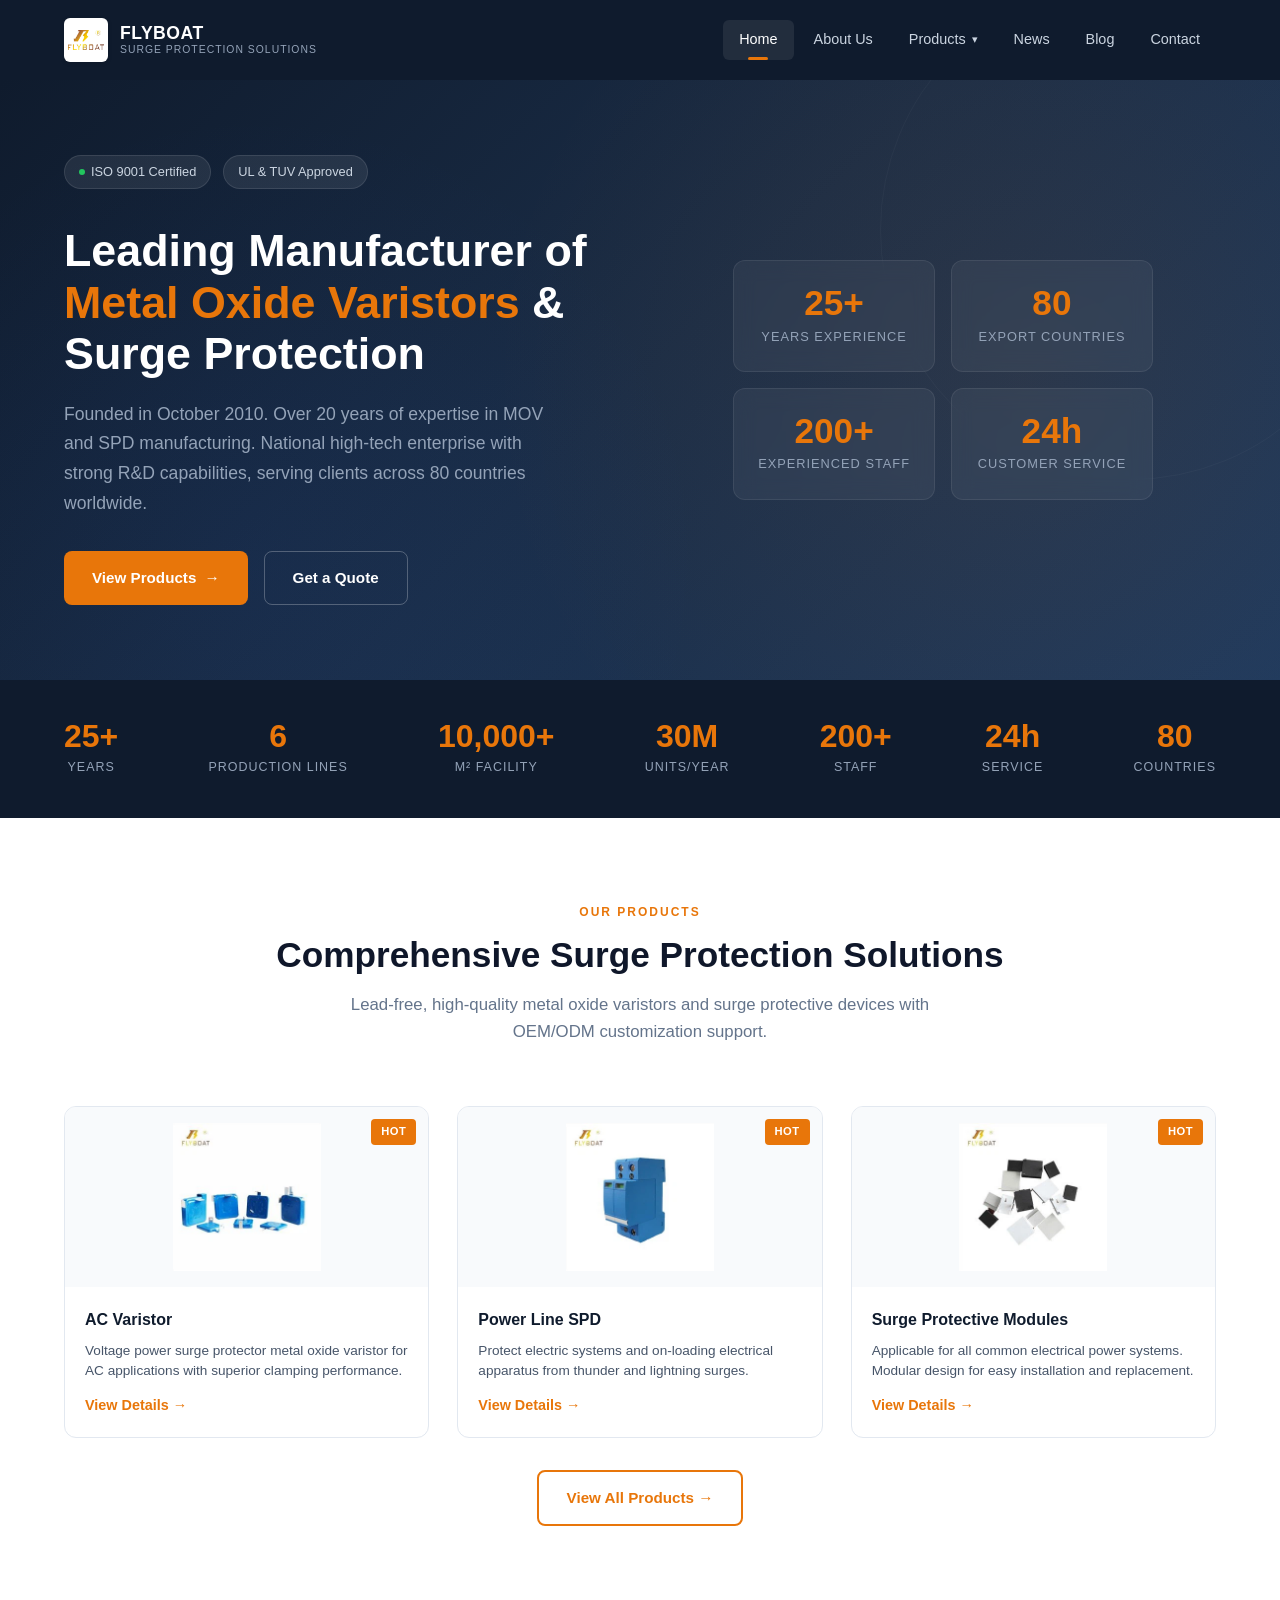
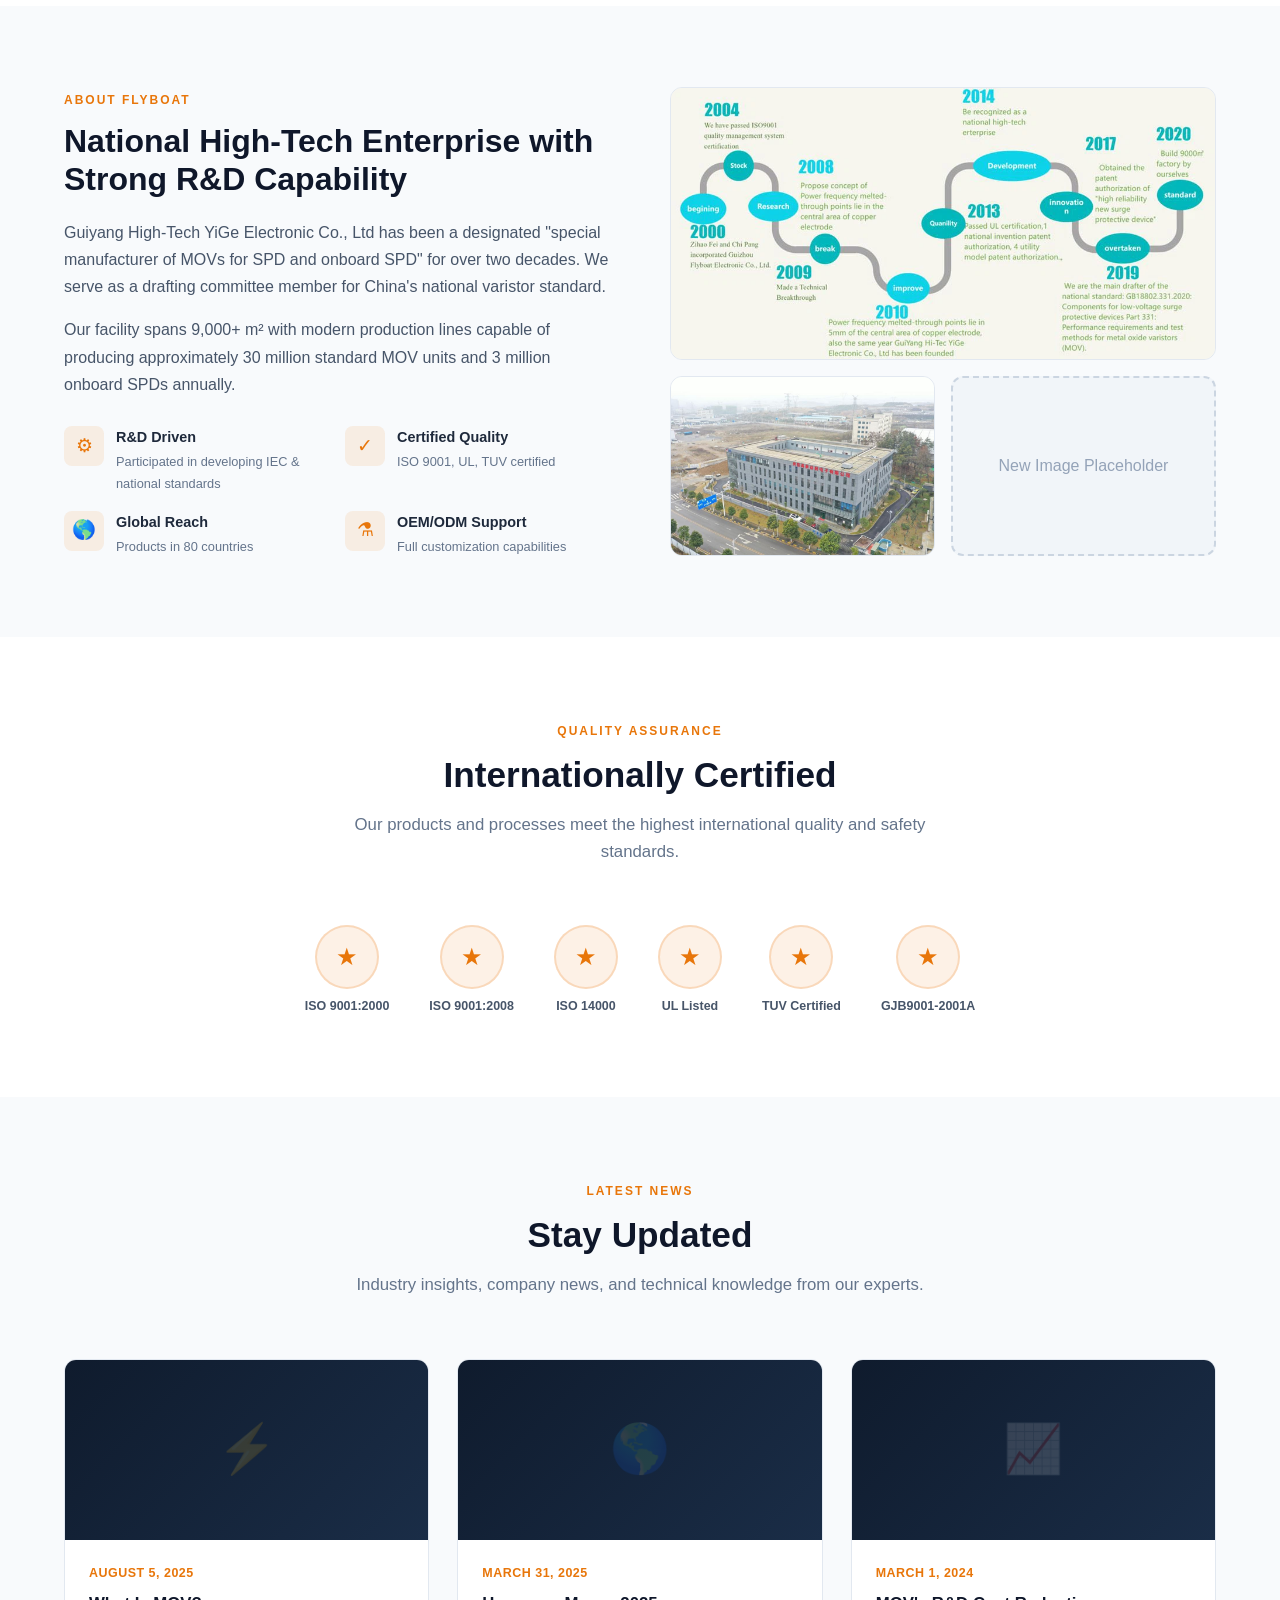
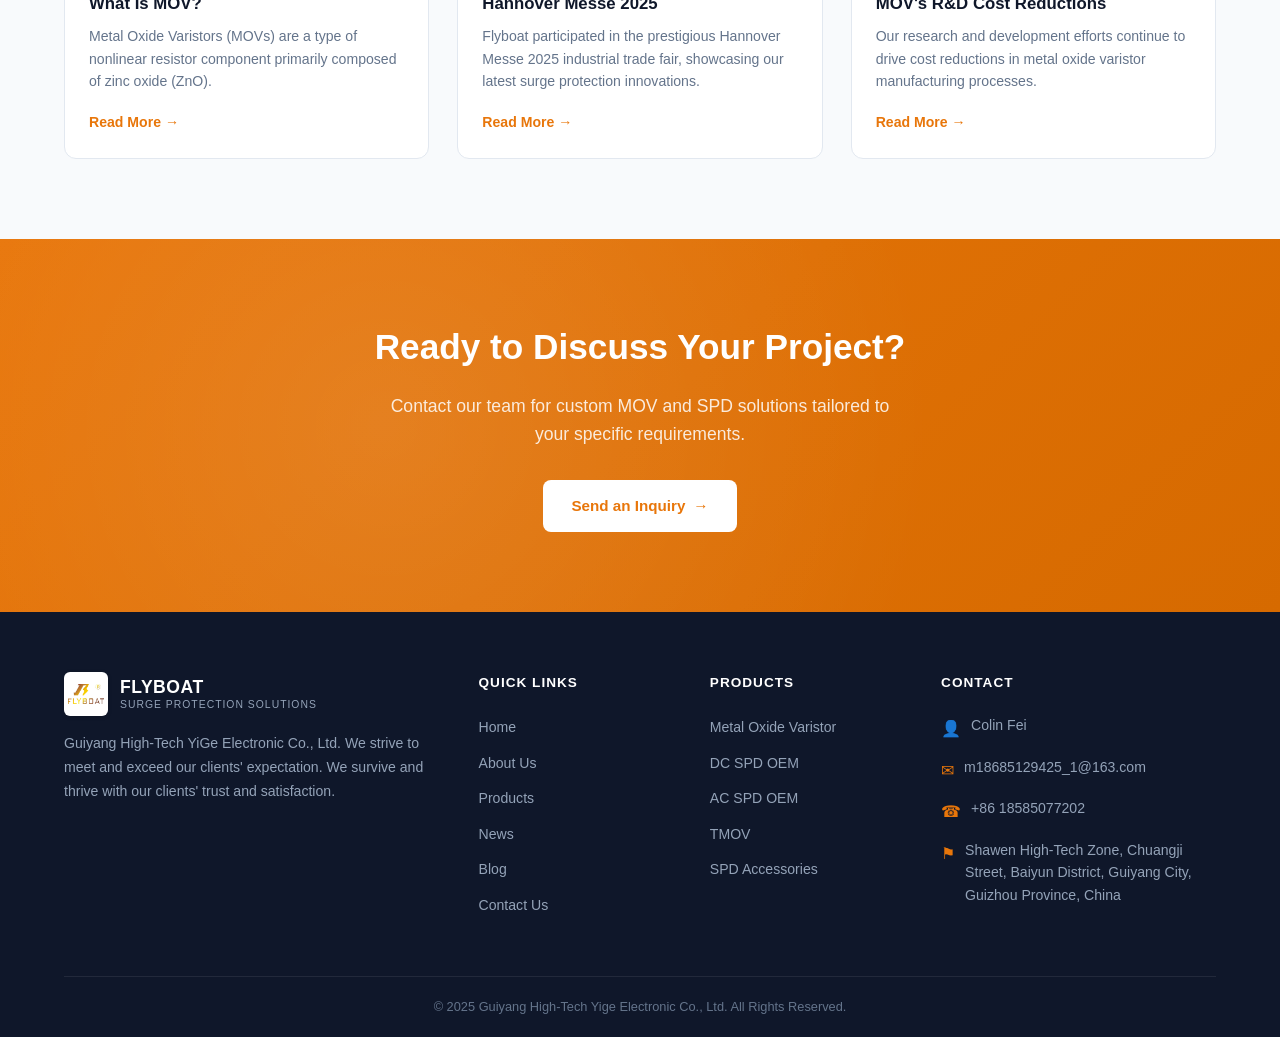
<file: index.html>
<!DOCTYPE html>
<html lang="en">
<head>
  <meta charset="UTF-8">
  <meta name="viewport" content="width=device-width, initial-scale=1.0">
  <title>Flyboat MOV | Metal Oxide Varistors & Surge Protective Devices</title>
  <meta name="description" content="Guiyang High-Tech Yige Electronic Co., Ltd - Founded in October 2010. Over 20 years manufacturing metal oxide varistors and surge protective devices. ISO certified, exported to 80 countries.">
  <link rel="stylesheet" href="css/style.css">
</head>
<body>

  <!-- Header -->
  <header class="header">
    <div class="container">
      <a href="index.html" class="logo">
        <img src="images/logo.jpg" alt="Flyboat Logo" class="logo-img">
        <span>FLYBOAT<span class="logo-sub">Surge Protection Solutions</span></span>
      </a>
      <nav class="nav">
        <a href="index.html" class="active">Home</a>
        <a href="about.html">About Us</a>
        <div class="nav-dropdown">
          <a href="products.html">Products</a>
          <div class="nav-dropdown-menu">
            <a href="products.html#mov-products">Metal Oxide Varistor</a>
            <div class="nav-dropdown-sub">
              <a href="products.html#spd-products">Surge Protective Device OEM <span class="sub-arrow">&#9656;</span></a>
              <div class="nav-dropdown-submenu">
                <a href="products.html#dc-spd-products">DC SPD OEM</a>
                <a href="products.html#ac-spd-products">AC SPD OEM</a>
              </div>
            </div>
            <a href="products.html#module-products">TMOV</a>
            <a href="products.html#accessory-products">Accessories for SPDs</a>
          </div>
        </div>
        <a href="news.html">News</a>
        <a href="blog.html">Blog</a>
        <a href="contact.html">Contact</a>
      </nav>
      <button class="menu-toggle" aria-label="Toggle menu">
        <span></span><span></span><span></span>
      </button>
    </div>
  </header>

  <!-- Hero -->
  <section class="hero">
    <div class="container">
      <div class="hero-content">
        <div class="hero-badges">
          <span class="hero-badge"><span class="badge-dot"></span> ISO 9001 Certified</span>
          <span class="hero-badge">UL &amp; TUV Approved</span>
        </div>
        <h1>Leading Manufacturer of <span class="highlight">Metal Oxide Varistors</span> &amp; Surge Protection</h1>
        <p>Founded in October 2010. Over 20 years of expertise in MOV and SPD manufacturing. National high-tech enterprise with strong R&amp;D capabilities, serving clients across 80 countries worldwide.</p>
        <div class="hero-actions">
          <a href="products.html" class="btn btn-primary btn-arrow">View Products</a>
          <a href="contact.html" class="btn btn-secondary">Get a Quote</a>
        </div>
      </div>
      <div class="hero-visual">
        <div class="hero-stats-grid">
          <div class="hero-stat-card">
            <div class="stat-number">25+</div>
            <div class="stat-label">Years Experience</div>
          </div>
          <div class="hero-stat-card">
            <div class="stat-number">80</div>
            <div class="stat-label">Export Countries</div>
          </div>
          <div class="hero-stat-card">
            <div class="stat-number">200+</div>
            <div class="stat-label">Experienced Staff</div>
          </div>
          <div class="hero-stat-card">
            <div class="stat-number">24h</div>
            <div class="stat-label">Customer Service</div>
          </div>
        </div>
      </div>
    </div>
  </section>

  <!-- Stats Bar -->
  <div class="stats-bar">
    <div class="container">
      <div class="stats-grid">
        <div class="stat-item">
          <div class="stat-number">25+</div>
          <div class="stat-label">Years</div>
        </div>
        <div class="stat-item">
          <div class="stat-number">6</div>
          <div class="stat-label">Production Lines</div>
        </div>
        <div class="stat-item">
          <div class="stat-number">10,000+</div>
          <div class="stat-label">m&sup2; Facility</div>
        </div>
        <div class="stat-item">
          <div class="stat-number">30M</div>
          <div class="stat-label">Units/Year</div>
        </div>
        <div class="stat-item">
          <div class="stat-number">200+</div>
          <div class="stat-label">Staff</div>
        </div>
        <div class="stat-item">
          <div class="stat-number">24h</div>
          <div class="stat-label">Service</div>
        </div>
        <div class="stat-item">
          <div class="stat-number">80</div>
          <div class="stat-label">Countries</div>
        </div>
      </div>
    </div>
  </div>

  <!-- Products Highlight -->
  <section class="section">
    <div class="container">
      <div class="section-header">
        <span class="overline">Our Products</span>
        <h2>Comprehensive Surge Protection Solutions</h2>
        <p>Lead-free, high-quality metal oxide varistors and surge protective devices with OEM/ODM customization support.</p>
      </div>
      <div class="products-grid">
        <a href="product.html?id=ac-varistor" class="product-card">
          <div class="product-card-img">
            <img src="images/products/ac-varistor.jpg" alt="AC Varistor">
            <span class="product-tag">Hot</span>
          </div>
          <div class="product-card-body">
            <h3>AC Varistor</h3>
            <p>Voltage power surge protector metal oxide varistor for AC applications with superior clamping performance.</p>
            <span class="card-link">View Details &rarr;</span>
          </div>
        </a>
        <a href="product.html?id=power-line-spd" class="product-card">
          <div class="product-card-img">
            <img src="images/products/power-line-spd.jpg" alt="Power Line SPD">
            <span class="product-tag">Hot</span>
          </div>
          <div class="product-card-body">
            <h3>Power Line SPD</h3>
            <p>Protect electric systems and on-loading electrical apparatus from thunder and lightning surges.</p>
            <span class="card-link">View Details &rarr;</span>
          </div>
        </a>
        <a href="product.html?id=surge-protective-modules" class="product-card">
          <div class="product-card-img">
            <img src="images/products/surge-protective-modules.jpg" alt="Surge Protective Modules">
            <span class="product-tag">Hot</span>
          </div>
          <div class="product-card-body">
            <h3>Surge Protective Modules</h3>
            <p>Applicable for all common electrical power systems. Modular design for easy installation and replacement.</p>
            <span class="card-link">View Details &rarr;</span>
          </div>
        </a>
      </div>
      <div style="text-align:center;margin-top:32px;">
        <a href="products.html" class="btn btn-outline">View All Products &rarr;</a>
      </div>
    </div>
  </section>

  <!-- About Preview -->
  <section class="section section-alt">
    <div class="container">
      <div class="about-preview">
        <div class="about-preview-content">
          <span class="overline">About Flyboat</span>
          <h2>National High-Tech Enterprise with Strong R&amp;D Capability</h2>
          <p>Guiyang High-Tech YiGe Electronic Co., Ltd has been a designated "special manufacturer of MOVs for SPD and onboard SPD" for over two decades. We serve as a drafting committee member for China's national varistor standard.</p>
          <p>Our facility spans 9,000+ m² with modern production lines capable of producing approximately 30 million standard MOV units and 3 million onboard SPDs annually.</p>
          <div class="about-features">
            <div class="about-feature">
              <div class="about-feature-icon">&#9881;</div>
              <div>
                <h4>R&amp;D Driven</h4>
                <p>Participated in developing IEC &amp; national standards</p>
              </div>
            </div>
            <div class="about-feature">
              <div class="about-feature-icon">&#10003;</div>
              <div>
                <h4>Certified Quality</h4>
                <p>ISO 9001, UL, TUV certified</p>
              </div>
            </div>
            <div class="about-feature">
              <div class="about-feature-icon">&#127758;</div>
              <div>
                <h4>Global Reach</h4>
                <p>Products in 80 countries</p>
              </div>
            </div>
            <div class="about-feature">
              <div class="about-feature-icon">&#9879;</div>
              <div>
                <h4>OEM/ODM Support</h4>
                <p>Full customization capabilities</p>
              </div>
            </div>
          </div>
        </div>
        <div class="about-preview-visual">
          <div class="about-image-grid">
            <div class="about-img-full"><img src="images/about-1.webp" alt="Flyboat Company Roadmap"></div>
            <div class="about-img-row">
              <div class="about-img-placeholder"><img src="images/about-2.jpg" alt="Production Line"></div>
              <div class="about-img-placeholder about-img-placeholder-text">New Image Placeholder</div>
            </div>
          </div>
        </div>
      </div>
    </div>
  </section>

  <!-- Certifications -->
  <section class="section">
    <div class="container">
      <div class="section-header">
        <span class="overline">Quality Assurance</span>
        <h2>Internationally Certified</h2>
        <p>Our products and processes meet the highest international quality and safety standards.</p>
      </div>
      <div class="cert-row">
        <div class="cert-badge">
          <div class="cert-icon">&#9733;</div>
          <span>ISO 9001:2000</span>
        </div>
        <div class="cert-badge">
          <div class="cert-icon">&#9733;</div>
          <span>ISO 9001:2008</span>
        </div>
        <div class="cert-badge">
          <div class="cert-icon">&#9733;</div>
          <span>ISO 14000</span>
        </div>
        <div class="cert-badge">
          <div class="cert-icon">&#9733;</div>
          <span>UL Listed</span>
        </div>
        <div class="cert-badge">
          <div class="cert-icon">&#9733;</div>
          <span>TUV Certified</span>
        </div>
        <div class="cert-badge">
          <div class="cert-icon">&#9733;</div>
          <span>GJB9001-2001A</span>
        </div>
      </div>
    </div>
  </section>

  <!-- Latest News -->
  <section class="section section-alt">
    <div class="container">
      <div class="section-header">
        <span class="overline">Latest News</span>
        <h2>Stay Updated</h2>
        <p>Industry insights, company news, and technical knowledge from our experts.</p>
      </div>
      <div class="news-grid">
        <a href="news.html" class="news-card">
          <div class="news-card-img">&#9889;</div>
          <div class="news-card-body">
            <div class="news-date">August 5, 2025</div>
            <h3>What Is MOV?</h3>
            <p>Metal Oxide Varistors (MOVs) are a type of nonlinear resistor component primarily composed of zinc oxide (ZnO).</p>
            <span class="card-link">Read More &rarr;</span>
          </div>
        </a>
        <a href="news.html" class="news-card">
          <div class="news-card-img">&#127758;</div>
          <div class="news-card-body">
            <div class="news-date">March 31, 2025</div>
            <h3>Hannover Messe 2025</h3>
            <p>Flyboat participated in the prestigious Hannover Messe 2025 industrial trade fair, showcasing our latest surge protection innovations.</p>
            <span class="card-link">Read More &rarr;</span>
          </div>
        </a>
        <a href="news.html" class="news-card">
          <div class="news-card-img">&#128200;</div>
          <div class="news-card-body">
            <div class="news-date">March 1, 2024</div>
            <h3>MOV's R&amp;D Cost Reductions</h3>
            <p>Our research and development efforts continue to drive cost reductions in metal oxide varistor manufacturing processes.</p>
            <span class="card-link">Read More &rarr;</span>
          </div>
        </a>
      </div>
    </div>
  </section>

  <!-- CTA -->
  <section class="cta">
    <div class="container">
      <h2>Ready to Discuss Your Project?</h2>
      <p>Contact our team for custom MOV and SPD solutions tailored to your specific requirements.</p>
      <a href="contact.html" class="btn btn-arrow">Send an Inquiry</a>
    </div>
  </section>

  <!-- Footer -->
  <footer class="footer">
    <div class="container">
      <div class="footer-grid">
        <div class="footer-brand">
          <div class="logo">
            <img src="images/logo.jpg" alt="Flyboat Logo" class="logo-img">
            <span>FLYBOAT<span class="logo-sub">Surge Protection Solutions</span></span>
          </div>
          <p>Guiyang High-Tech YiGe Electronic Co., Ltd. We strive to meet and exceed our clients' expectation. We survive and thrive with our clients' trust and satisfaction.</p>
        </div>
        <div class="footer-col">
          <h4>Quick Links</h4>
          <ul>
            <li><a href="index.html">Home</a></li>
            <li><a href="about.html">About Us</a></li>
            <li><a href="products.html">Products</a></li>
            <li><a href="news.html">News</a></li>
            <li><a href="blog.html">Blog</a></li>
            <li><a href="contact.html">Contact Us</a></li>
          </ul>
        </div>
        <div class="footer-col">
          <h4>Products</h4>
          <ul>
            <li><a href="products.html">Metal Oxide Varistor</a></li>
            <li><a href="products.html">DC SPD OEM</a></li>
            <li><a href="products.html">AC SPD OEM</a></li>
            <li><a href="products.html">TMOV</a></li>
            <li><a href="products.html">SPD Accessories</a></li>
          </ul>
        </div>
        <div class="footer-col">
          <h4>Contact</h4>
          <div class="footer-contact-item">
            <span class="icon">&#128100;</span>
            <span>Colin Fei</span>
          </div>
          <div class="footer-contact-item">
            <span class="icon">&#9993;</span>
            <span>m18685129425_1@163.com</span>
          </div>
          <div class="footer-contact-item">
            <span class="icon">&#9742;</span>
            <span>+86 18585077202</span>
          </div>
          <div class="footer-contact-item">
            <span class="icon">&#9873;</span>
            <span>Shawen High-Tech Zone, Chuangji Street, Baiyun District, Guiyang City, Guizhou Province, China</span>
          </div>
        </div>
      </div>
      <div class="footer-bottom">
        &copy; 2025 Guiyang High-Tech Yige Electronic Co., Ltd. All Rights Reserved.
      </div>
    </div>
  </footer>

  <script src="js/main.js"></script>
</body>
</html>
</file>
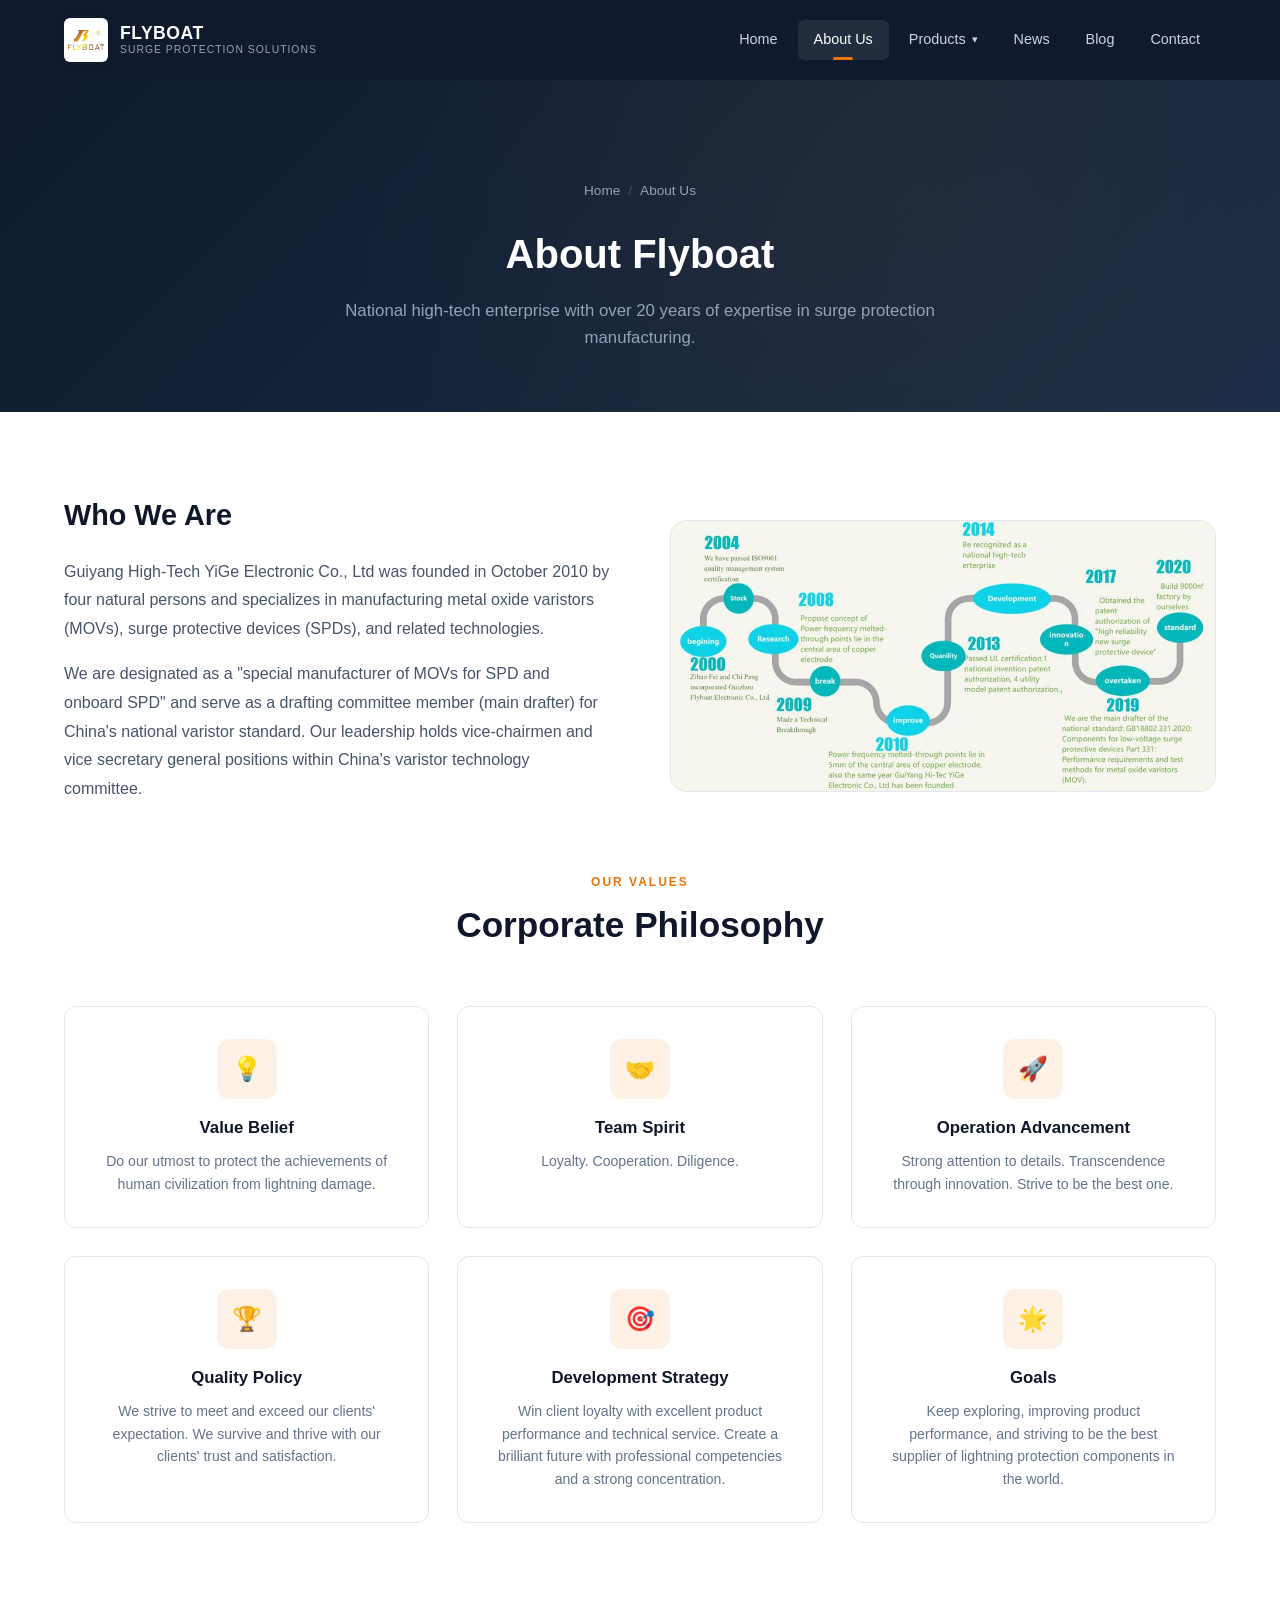
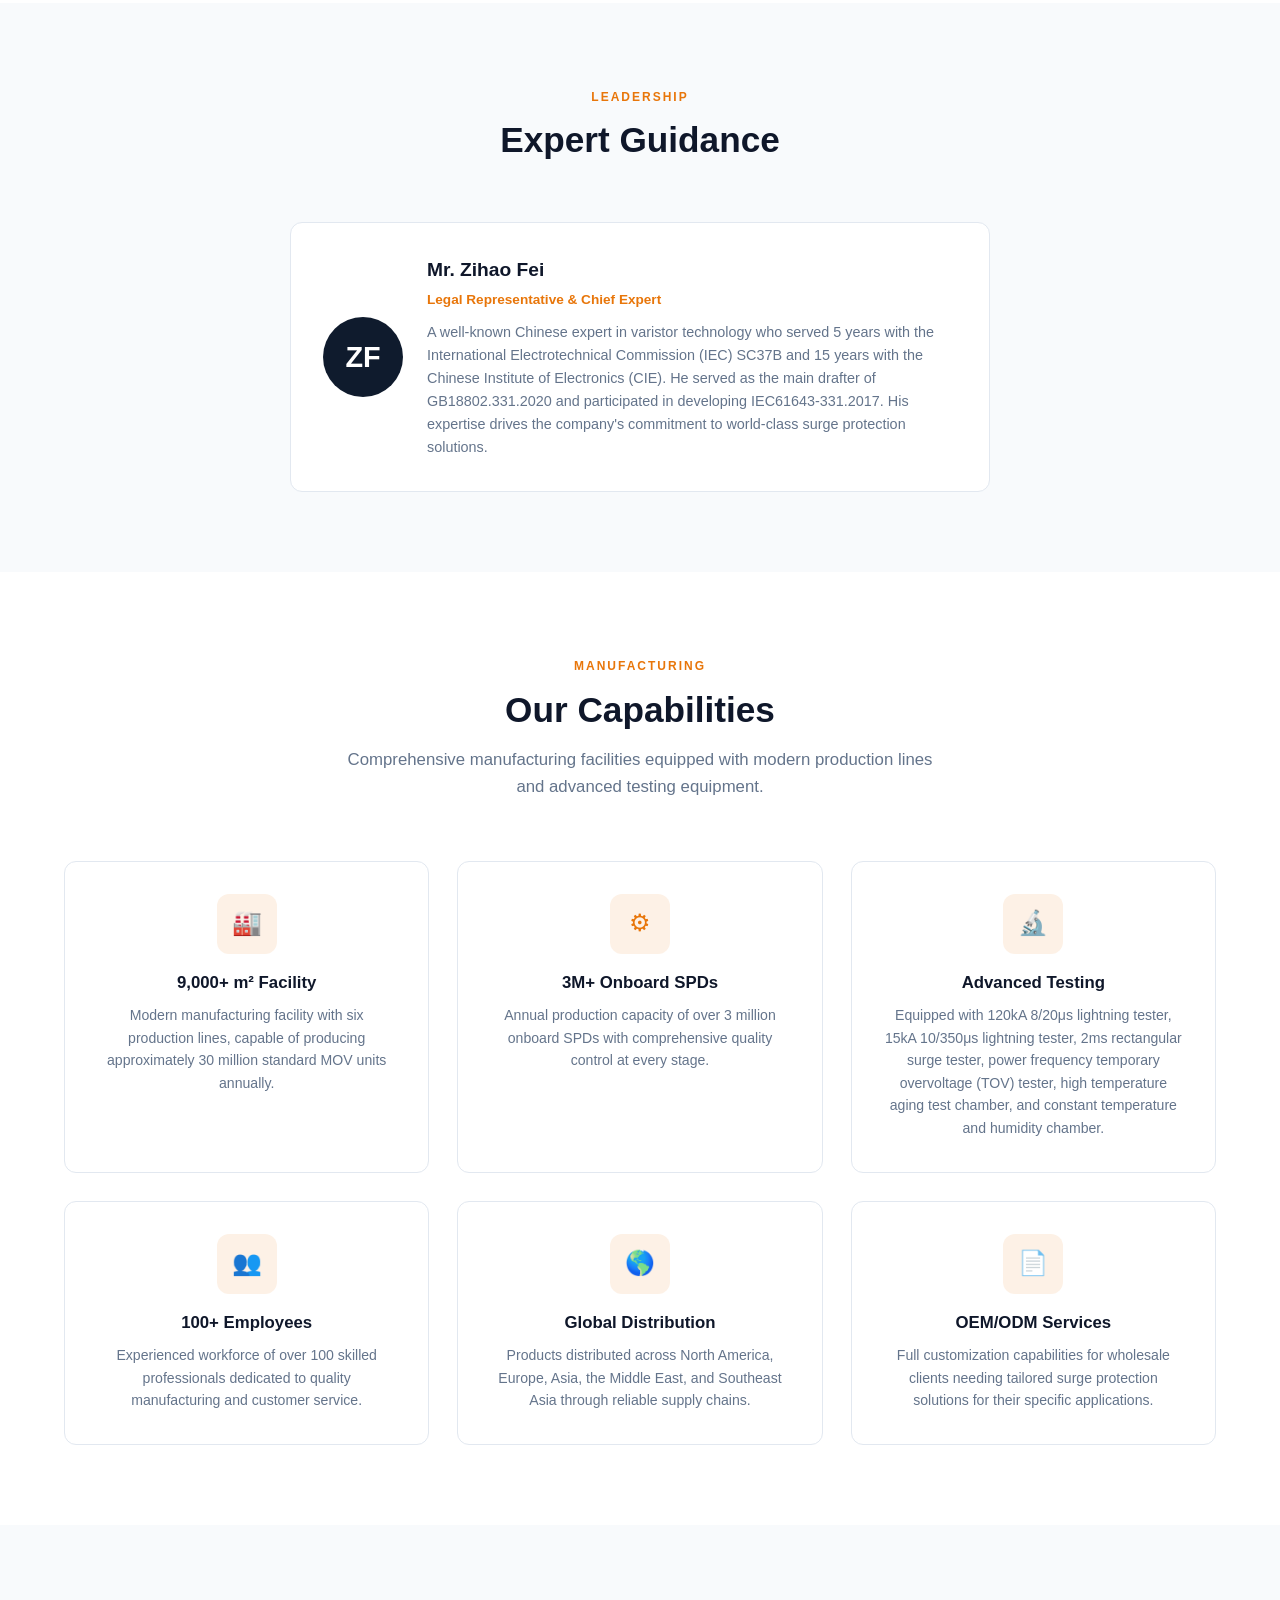
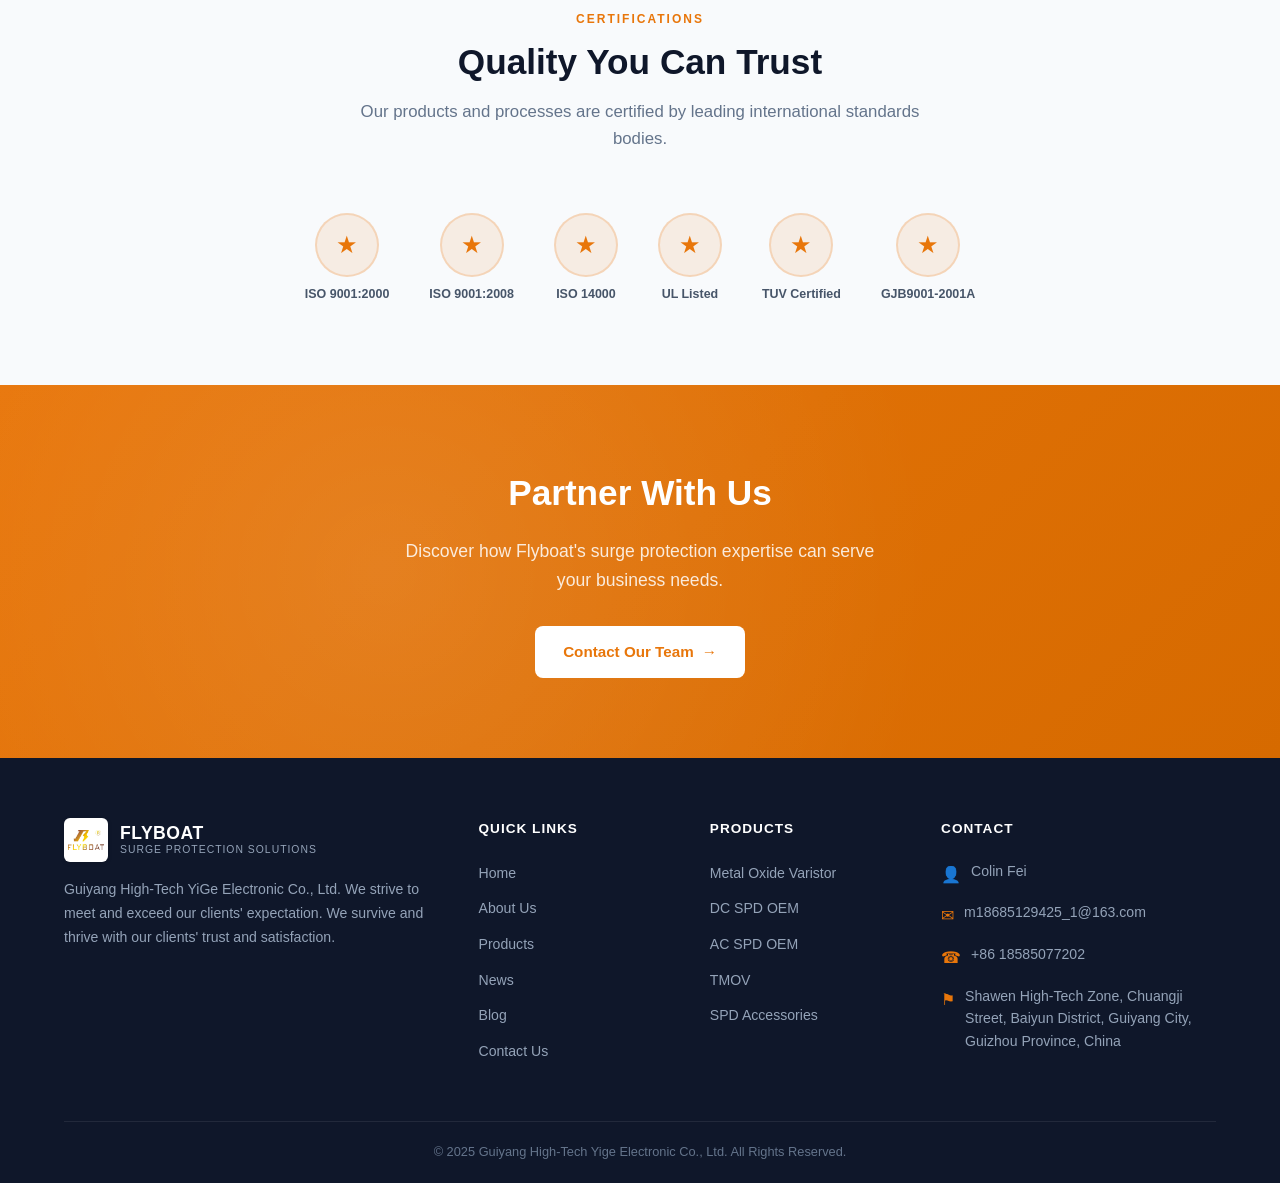
<file: about.html>
<!DOCTYPE html>
<html lang="en">
<head>
  <meta charset="UTF-8">
  <meta name="viewport" content="width=device-width, initial-scale=1.0">
  <title>About Us | Flyboat MOV</title>
  <meta name="description" content="Learn about Guiyang High-Tech Yige Electronic Co., Ltd - a national high-tech enterprise specializing in MOV and SPD manufacturing since 2010.">
  <link rel="stylesheet" href="css/style.css">
</head>
<body>

  <!-- Header -->
  <header class="header">
    <div class="container">
      <a href="index.html" class="logo">
        <img src="images/logo.jpg" alt="Flyboat Logo" class="logo-img">
        <span>FLYBOAT<span class="logo-sub">Surge Protection Solutions</span></span>
      </a>
      <nav class="nav">
        <a href="index.html">Home</a>
        <a href="about.html" class="active">About Us</a>
        <div class="nav-dropdown">
          <a href="products.html">Products</a>
          <div class="nav-dropdown-menu">
            <a href="products.html#mov-products">Metal Oxide Varistor</a>
            <div class="nav-dropdown-sub">
              <a href="products.html#spd-products">Surge Protective Device OEM <span class="sub-arrow">&#9656;</span></a>
              <div class="nav-dropdown-submenu">
                <a href="products.html#dc-spd-products">DC SPD OEM</a>
                <a href="products.html#ac-spd-products">AC SPD OEM</a>
              </div>
            </div>
            <a href="products.html#module-products">TMOV</a>
            <a href="products.html#accessory-products">Accessories for SPDs</a>
          </div>
        </div>
        <a href="news.html">News</a>
        <a href="blog.html">Blog</a>
        <a href="contact.html">Contact</a>
      </nav>
      <button class="menu-toggle" aria-label="Toggle menu">
        <span></span><span></span><span></span>
      </button>
    </div>
  </header>

  <!-- Page Header -->
  <div class="page-header">
    <div class="container">
      <div class="breadcrumb">
        <a href="index.html">Home</a>
        <span class="sep">/</span>
        <span>About Us</span>
      </div>
      <h1>About Flyboat</h1>
      <p>National high-tech enterprise with over 20 years of expertise in surge protection manufacturing.</p>
    </div>
  </div>

  <!-- Company Overview -->
  <section class="section">
    <div class="container">
      <div class="about-intro">
        <div class="about-intro-content">
          <h2>Who We Are</h2>
          <p>Guiyang High-Tech YiGe Electronic Co., Ltd was founded in October 2010 by four natural persons and specializes in manufacturing metal oxide varistors (MOVs), surge protective devices (SPDs), and related technologies.</p>
          <p>We are designated as a "special manufacturer of MOVs for SPD and onboard SPD" and serve as a drafting committee member (main drafter) for China's national varistor standard. Our leadership holds vice-chairmen and vice secretary general positions within China's varistor technology committee.</p>
        </div>
        <div class="about-visual"><img src="images/about-1.webp" alt="Flyboat Company Roadmap" style="width:100%;height:auto;display:block;border-radius:16px;"></div>
      </div>

      <!-- Corporate Values -->
      <div class="values-framework" style="margin-top:3rem;">
        <div class="section-header">
          <span class="overline">Our Values</span>
          <h2>Corporate Philosophy</h2>
        </div>
        <div class="capabilities-grid">
          <div class="capability-card">
            <div class="capability-icon">&#128161;</div>
            <h3>Value Belief</h3>
            <p>Do our utmost to protect the achievements of human civilization from lightning damage.</p>
          </div>
          <div class="capability-card">
            <div class="capability-icon">&#129309;</div>
            <h3>Team Spirit</h3>
            <p>Loyalty. Cooperation. Diligence.</p>
          </div>
          <div class="capability-card">
            <div class="capability-icon">&#128640;</div>
            <h3>Operation Advancement</h3>
            <p>Strong attention to details. Transcendence through innovation. Strive to be the best one.</p>
          </div>
          <div class="capability-card">
            <div class="capability-icon">&#127942;</div>
            <h3>Quality Policy</h3>
            <p>We strive to meet and exceed our clients' expectation. We survive and thrive with our clients' trust and satisfaction.</p>
          </div>
          <div class="capability-card">
            <div class="capability-icon">&#127919;</div>
            <h3>Development Strategy</h3>
            <p>Win client loyalty with excellent product performance and technical service. Create a brilliant future with professional competencies and a strong concentration.</p>
          </div>
          <div class="capability-card">
            <div class="capability-icon">&#127775;</div>
            <h3>Goals</h3>
            <p>Keep exploring, improving product performance, and striving to be the best supplier of lightning protection components in the world.</p>
          </div>
        </div>
      </div>
    </div>
  </section>

  <!-- Leadership -->
  <section class="section section-alt">
    <div class="container">
      <div class="section-header">
        <span class="overline">Leadership</span>
        <h2>Expert Guidance</h2>
      </div>
      <div class="leadership-card">
        <div class="leader-avatar">ZF</div>
        <div class="leader-info">
          <h3>Mr. Zihao Fei</h3>
          <div class="leader-title">Legal Representative &amp; Chief Expert</div>
          <p>A well-known Chinese expert in varistor technology who served 5 years with the International Electrotechnical Commission (IEC) SC37B and 15 years with the Chinese Institute of Electronics (CIE). He served as the main drafter of GB18802.331.2020 and participated in developing IEC61643-331.2017. His expertise drives the company's commitment to world-class surge protection solutions.</p>
        </div>
      </div>
    </div>
  </section>

  <!-- Manufacturing Capabilities -->
  <section class="section">
    <div class="container">
      <div class="section-header">
        <span class="overline">Manufacturing</span>
        <h2>Our Capabilities</h2>
        <p>Comprehensive manufacturing facilities equipped with modern production lines and advanced testing equipment.</p>
      </div>
      <div class="capabilities-grid">
        <div class="capability-card">
          <div class="capability-icon">&#127981;</div>
          <h3>9,000+ m&sup2; Facility</h3>
          <p>Modern manufacturing facility with six production lines, capable of producing approximately 30 million standard MOV units annually.</p>
        </div>
        <div class="capability-card">
          <div class="capability-icon">&#9881;</div>
          <h3>3M+ Onboard SPDs</h3>
          <p>Annual production capacity of over 3 million onboard SPDs with comprehensive quality control at every stage.</p>
        </div>
        <div class="capability-card">
          <div class="capability-icon">&#128300;</div>
          <h3>Advanced Testing</h3>
          <p>Equipped with 120kA 8/20&mu;s lightning tester, 15kA 10/350&mu;s lightning tester, 2ms rectangular surge tester, power frequency temporary overvoltage (TOV) tester, high temperature aging test chamber, and constant temperature and humidity chamber.</p>
        </div>
        <div class="capability-card">
          <div class="capability-icon">&#128101;</div>
          <h3>100+ Employees</h3>
          <p>Experienced workforce of over 100 skilled professionals dedicated to quality manufacturing and customer service.</p>
        </div>
        <div class="capability-card">
          <div class="capability-icon">&#127758;</div>
          <h3>Global Distribution</h3>
          <p>Products distributed across North America, Europe, Asia, the Middle East, and Southeast Asia through reliable supply chains.</p>
        </div>
        <div class="capability-card">
          <div class="capability-icon">&#128196;</div>
          <h3>OEM/ODM Services</h3>
          <p>Full customization capabilities for wholesale clients needing tailored surge protection solutions for their specific applications.</p>
        </div>
      </div>
    </div>
  </section>

  <!-- Certifications -->
  <section class="section section-alt">
    <div class="container">
      <div class="section-header">
        <span class="overline">Certifications</span>
        <h2>Quality You Can Trust</h2>
        <p>Our products and processes are certified by leading international standards bodies.</p>
      </div>
      <div class="cert-row">
        <div class="cert-badge">
          <div class="cert-icon">&#9733;</div>
          <span>ISO 9001:2000</span>
        </div>
        <div class="cert-badge">
          <div class="cert-icon">&#9733;</div>
          <span>ISO 9001:2008</span>
        </div>
        <div class="cert-badge">
          <div class="cert-icon">&#9733;</div>
          <span>ISO 14000</span>
        </div>
        <div class="cert-badge">
          <div class="cert-icon">&#9733;</div>
          <span>UL Listed</span>
        </div>
        <div class="cert-badge">
          <div class="cert-icon">&#9733;</div>
          <span>TUV Certified</span>
        </div>
        <div class="cert-badge">
          <div class="cert-icon">&#9733;</div>
          <span>GJB9001-2001A</span>
        </div>
      </div>
    </div>
  </section>

  <!-- CTA -->
  <section class="cta">
    <div class="container">
      <h2>Partner With Us</h2>
      <p>Discover how Flyboat's surge protection expertise can serve your business needs.</p>
      <a href="contact.html" class="btn btn-arrow">Contact Our Team</a>
    </div>
  </section>

  <!-- Footer -->
  <footer class="footer">
    <div class="container">
      <div class="footer-grid">
        <div class="footer-brand">
          <div class="logo">
            <img src="images/logo.jpg" alt="Flyboat Logo" class="logo-img">
            <span>FLYBOAT<span class="logo-sub">Surge Protection Solutions</span></span>
          </div>
          <p>Guiyang High-Tech YiGe Electronic Co., Ltd. We strive to meet and exceed our clients' expectation. We survive and thrive with our clients' trust and satisfaction.</p>
        </div>
        <div class="footer-col">
          <h4>Quick Links</h4>
          <ul>
            <li><a href="index.html">Home</a></li>
            <li><a href="about.html">About Us</a></li>
            <li><a href="products.html">Products</a></li>
            <li><a href="news.html">News</a></li>
            <li><a href="blog.html">Blog</a></li>
            <li><a href="contact.html">Contact Us</a></li>
          </ul>
        </div>
        <div class="footer-col">
          <h4>Products</h4>
          <ul>
            <li><a href="products.html">Metal Oxide Varistor</a></li>
            <li><a href="products.html">DC SPD OEM</a></li>
            <li><a href="products.html">AC SPD OEM</a></li>
            <li><a href="products.html">TMOV</a></li>
            <li><a href="products.html">SPD Accessories</a></li>
          </ul>
        </div>
        <div class="footer-col">
          <h4>Contact</h4>
          <div class="footer-contact-item">
            <span class="icon">&#128100;</span>
            <span>Colin Fei</span>
          </div>
          <div class="footer-contact-item">
            <span class="icon">&#9993;</span>
            <span>m18685129425_1@163.com</span>
          </div>
          <div class="footer-contact-item">
            <span class="icon">&#9742;</span>
            <span>+86 18585077202</span>
          </div>
          <div class="footer-contact-item">
            <span class="icon">&#9873;</span>
            <span>Shawen High-Tech Zone, Chuangji Street, Baiyun District, Guiyang City, Guizhou Province, China</span>
          </div>
        </div>
      </div>
      <div class="footer-bottom">
        &copy; 2025 Guiyang High-Tech Yige Electronic Co., Ltd. All Rights Reserved.
      </div>
    </div>
  </footer>

  <script src="js/main.js"></script>
</body>
</html>
</file>
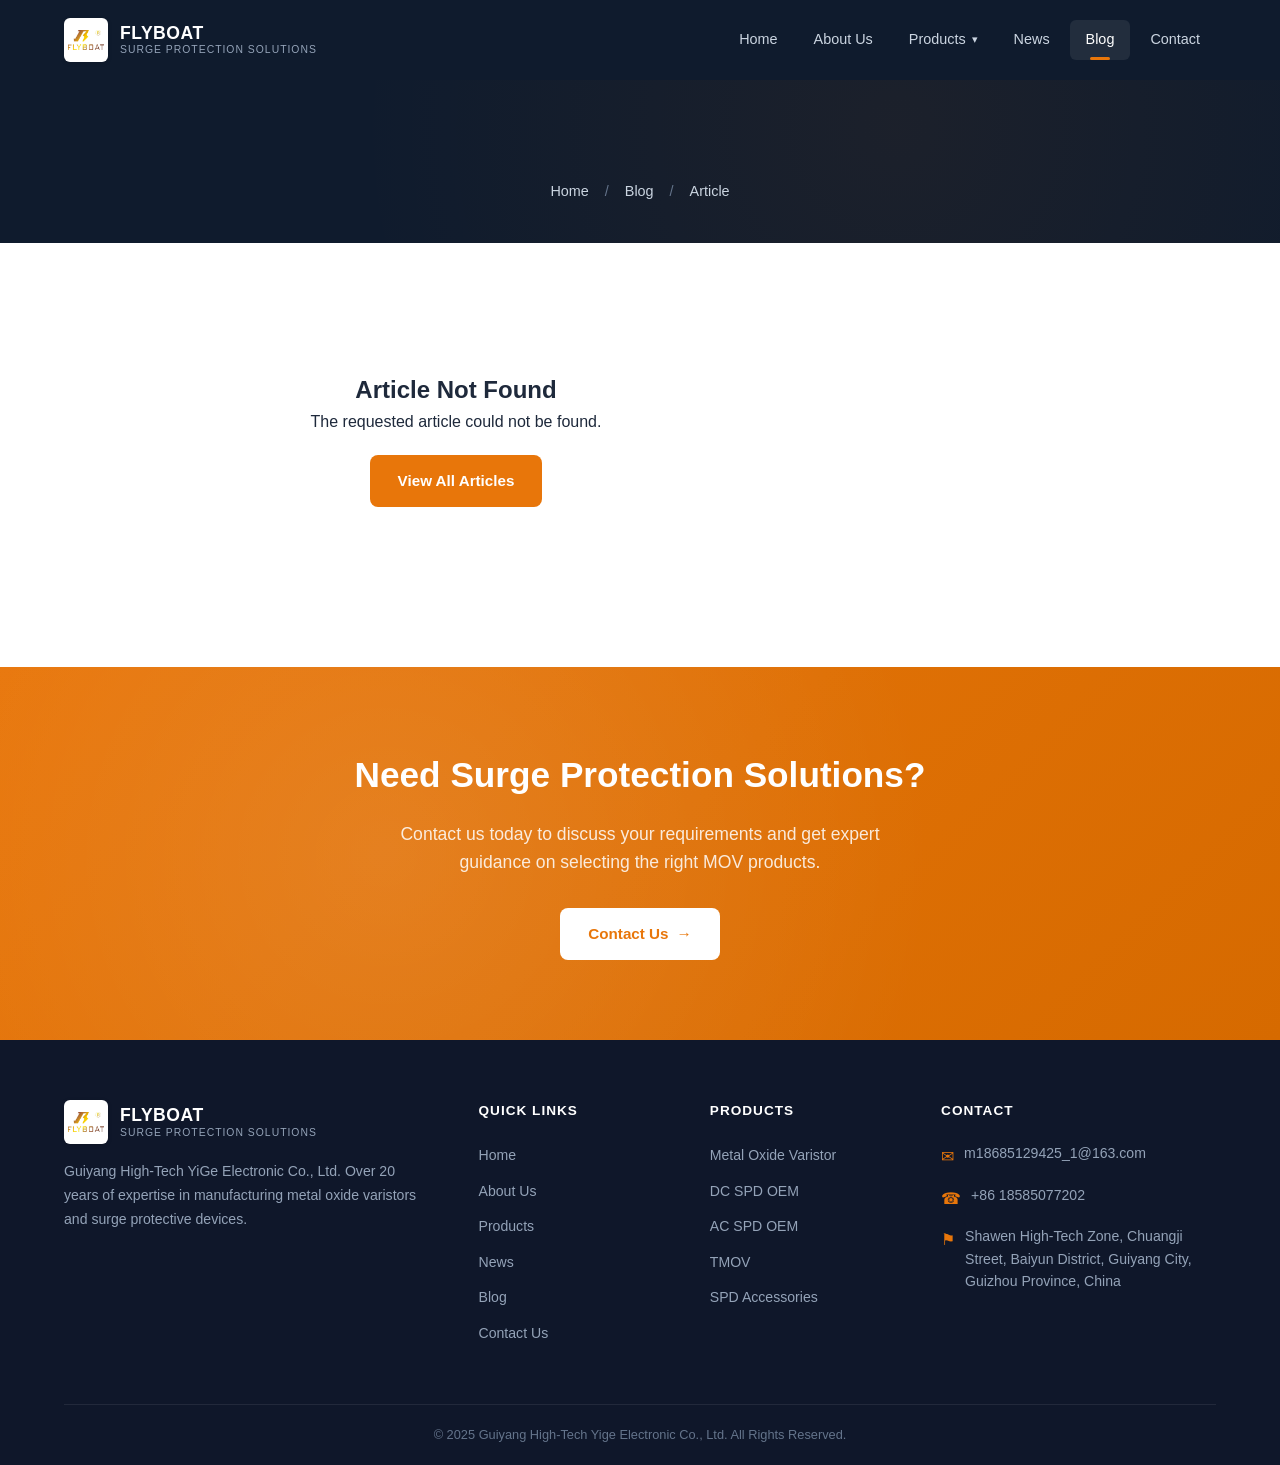
<file: blog-article.html>
<!DOCTYPE html>
<html lang="en">
<head>
  <meta charset="UTF-8">
  <meta name="viewport" content="width=device-width, initial-scale=1.0">
  <title>Blog Article | Flyboat MOV</title>
  <meta name="description" content="Read technical articles and industry insights from Flyboat MOV's engineering team.">
  <link rel="stylesheet" href="css/style.css">
</head>
<body>

  <!-- Header -->
  <header class="header">
    <div class="container">
      <a href="index.html" class="logo">
        <img src="images/logo.jpg" alt="Flyboat Logo" class="logo-img">
        <span>FLYBOAT<span class="logo-sub">Surge Protection Solutions</span></span>
      </a>
      <nav class="nav">
        <a href="index.html">Home</a>
        <a href="about.html">About Us</a>
        <div class="nav-dropdown">
          <a href="products.html">Products</a>
          <div class="nav-dropdown-menu">
            <a href="products.html#mov-products">Metal Oxide Varistor</a>
            <div class="nav-dropdown-sub">
              <a href="products.html#spd-products">Surge Protective Device OEM <span class="sub-arrow">&#9656;</span></a>
              <div class="nav-dropdown-submenu">
                <a href="products.html#dc-spd-products">DC SPD OEM</a>
                <a href="products.html#ac-spd-products">AC SPD OEM</a>
              </div>
            </div>
            <a href="products.html#module-products">TMOV</a>
            <a href="products.html#accessory-products">Accessories for SPDs</a>
          </div>
        </div>
        <a href="news.html">News</a>
        <a href="blog.html" class="active">Blog</a>
        <a href="contact.html">Contact</a>
      </nav>
      <button class="menu-toggle" aria-label="Toggle menu">
        <span></span><span></span><span></span>
      </button>
    </div>
  </header>

  <!-- Page Header -->
  <div class="page-header page-header-sm">
    <div class="container">
      <div class="breadcrumb">
        <a href="index.html">Home</a>
        <span class="sep">/</span>
        <a href="blog.html">Blog</a>
        <span class="sep">/</span>
        <span id="breadcrumb-title">Article</span>
      </div>
    </div>
  </div>

  <!-- Article Content -->
  <section class="section news-article-section">
    <div class="container">
      <div class="news-article-layout">
        <article class="news-article-main" id="article-container">
          <!-- Filled by JS -->
        </article>

        <aside class="news-article-sidebar" id="article-sidebar">
          <!-- Filled by JS -->
        </aside>
      </div>

      <!-- Article Navigation -->
      <div class="article-nav" id="article-nav">
        <!-- Filled by JS -->
      </div>
    </div>
  </section>

  <!-- CTA -->
  <section class="cta">
    <div class="container">
      <h2>Need Surge Protection Solutions?</h2>
      <p>Contact us today to discuss your requirements and get expert guidance on selecting the right MOV products.</p>
      <a href="contact.html" class="btn btn-arrow">Contact Us</a>
    </div>
  </section>

  <!-- Footer -->
  <footer class="footer">
    <div class="container">
      <div class="footer-grid">
        <div class="footer-brand">
          <div class="logo">
            <img src="images/logo.jpg" alt="Flyboat Logo" class="logo-img">
            <span>FLYBOAT<span class="logo-sub">Surge Protection Solutions</span></span>
          </div>
          <p>Guiyang High-Tech YiGe Electronic Co., Ltd. Over 20 years of expertise in manufacturing metal oxide varistors and surge protective devices.</p>
        </div>
        <div class="footer-col">
          <h4>Quick Links</h4>
          <ul>
            <li><a href="index.html">Home</a></li>
            <li><a href="about.html">About Us</a></li>
            <li><a href="products.html">Products</a></li>
            <li><a href="news.html">News</a></li>
            <li><a href="blog.html">Blog</a></li>
            <li><a href="contact.html">Contact Us</a></li>
          </ul>
        </div>
        <div class="footer-col">
          <h4>Products</h4>
          <ul>
            <li><a href="products.html">Metal Oxide Varistor</a></li>
            <li><a href="products.html">DC SPD OEM</a></li>
            <li><a href="products.html">AC SPD OEM</a></li>
            <li><a href="products.html">TMOV</a></li>
            <li><a href="products.html">SPD Accessories</a></li>
          </ul>
        </div>
        <div class="footer-col">
          <h4>Contact</h4>
          <div class="footer-contact-item">
            <span class="icon">&#9993;</span>
            <span>m18685129425_1@163.com</span>
          </div>
          <div class="footer-contact-item">
            <span class="icon">&#9742;</span>
            <span>+86 18585077202</span>
          </div>
          <div class="footer-contact-item">
            <span class="icon">&#9873;</span>
            <span>Shawen High-Tech Zone, Chuangji Street, Baiyun District, Guiyang City, Guizhou Province, China</span>
          </div>
        </div>
      </div>
      <div class="footer-bottom">
        &copy; 2025 Guiyang High-Tech Yige Electronic Co., Ltd. All Rights Reserved.
      </div>
    </div>
  </footer>

  <script src="js/blog-data.js"></script>
  <script src="js/main.js"></script>
  <script>
  document.addEventListener('DOMContentLoaded', function() {
    var params = new URLSearchParams(window.location.search);
    var id = params.get('id');

    if (!id || !window.BLOG_DATA) {
      showNotFound();
      return;
    }

    // Find article by id
    var article = null;
    var articleIndex = -1;
    for (var i = 0; i < window.BLOG_DATA.length; i++) {
      if (window.BLOG_DATA[i].id === id) {
        article = window.BLOG_DATA[i];
        articleIndex = i;
        break;
      }
    }

    if (!article) {
      showNotFound();
      return;
    }

    // Update page title
    document.title = article.title + ' | Flyboat MOV';

    // Update breadcrumb
    document.getElementById('breadcrumb-title').textContent = article.title;

    // Format date
    var dateObj = new Date(article.date + 'T00:00:00');
    var months = ['January', 'February', 'March', 'April', 'May', 'June',
                  'July', 'August', 'September', 'October', 'November', 'December'];
    var formattedDate = months[dateObj.getMonth()] + ' ' + dateObj.getDate() + ', ' + dateObj.getFullYear();

    // Build article HTML
    var articleHtml = '';
    if (article.image) {
      articleHtml += '<div class="news-article-hero-img"><img src="' + article.image + '" alt="' + article.title + '"></div>';
    }
    articleHtml += '<div class="news-article-meta">';
    articleHtml += '<span class="news-article-category">' + (article.category || 'Blog') + '</span>';
    articleHtml += '<span class="news-article-date">' + formattedDate + '</span>';
    articleHtml += '</div>';
    articleHtml += '<h1 class="news-article-title">' + article.title + '</h1>';
    articleHtml += '<div class="news-article-content">' + article.content + '</div>';

    document.getElementById('article-container').innerHTML = articleHtml;

    // Build sidebar - Recent Articles
    var sidebarHtml = '<div class="sidebar-block">';
    sidebarHtml += '<h3>Recent Articles</h3>';
    sidebarHtml += '<div class="sidebar-articles">';
    var count = 0;
    for (var j = 0; j < window.BLOG_DATA.length && count < 5; j++) {
      if (j !== articleIndex) {
        var a = window.BLOG_DATA[j];
        var aDate = new Date(a.date + 'T00:00:00');
        var aFormatted = months[aDate.getMonth()] + ' ' + aDate.getDate() + ', ' + aDate.getFullYear();
        sidebarHtml += '<a href="blog-article.html?id=' + a.id + '" class="sidebar-article-item">';
        if (a.image) {
          sidebarHtml += '<div class="sidebar-article-thumb"><img src="' + a.image + '" alt="' + a.title + '"></div>';
        }
        sidebarHtml += '<div class="sidebar-article-info">';
        sidebarHtml += '<h4>' + a.title + '</h4>';
        sidebarHtml += '<span class="sidebar-article-date">' + aFormatted + '</span>';
        sidebarHtml += '</div></a>';
        count++;
      }
    }
    sidebarHtml += '</div></div>';

    // Back to blog link in sidebar
    sidebarHtml += '<div class="sidebar-block">';
    sidebarHtml += '<a href="blog.html" class="btn btn-outline" style="width:100%;text-align:center;">&larr; Back to All Articles</a>';
    sidebarHtml += '</div>';

    document.getElementById('article-sidebar').innerHTML = sidebarHtml;

    // Build article navigation (prev/next)
    var navHtml = '';
    if (articleIndex > 0) {
      var prev = window.BLOG_DATA[articleIndex - 1];
      navHtml += '<a href="blog-article.html?id=' + prev.id + '" class="article-nav-link article-nav-prev">';
      navHtml += '<span class="article-nav-label">&larr; Previous Article</span>';
      navHtml += '<span class="article-nav-title">' + prev.title + '</span>';
      navHtml += '</a>';
    } else {
      navHtml += '<div></div>';
    }
    if (articleIndex < window.BLOG_DATA.length - 1) {
      var next = window.BLOG_DATA[articleIndex + 1];
      navHtml += '<a href="blog-article.html?id=' + next.id + '" class="article-nav-link article-nav-next">';
      navHtml += '<span class="article-nav-label">Next Article &rarr;</span>';
      navHtml += '<span class="article-nav-title">' + next.title + '</span>';
      navHtml += '</a>';
    } else {
      navHtml += '<div></div>';
    }

    document.getElementById('article-nav').innerHTML = navHtml;
  });

  function showNotFound() {
    document.getElementById('article-container').innerHTML =
      '<div style="text-align:center;padding:80px 0">' +
      '<h2>Article Not Found</h2>' +
      '<p>The requested article could not be found.</p>' +
      '<a href="blog.html" class="btn btn-primary" style="margin-top:20px">View All Articles</a>' +
      '</div>';
    document.getElementById('article-sidebar').style.display = 'none';
    document.getElementById('article-nav').style.display = 'none';
  }
  </script>
</body>
</html>
</file>
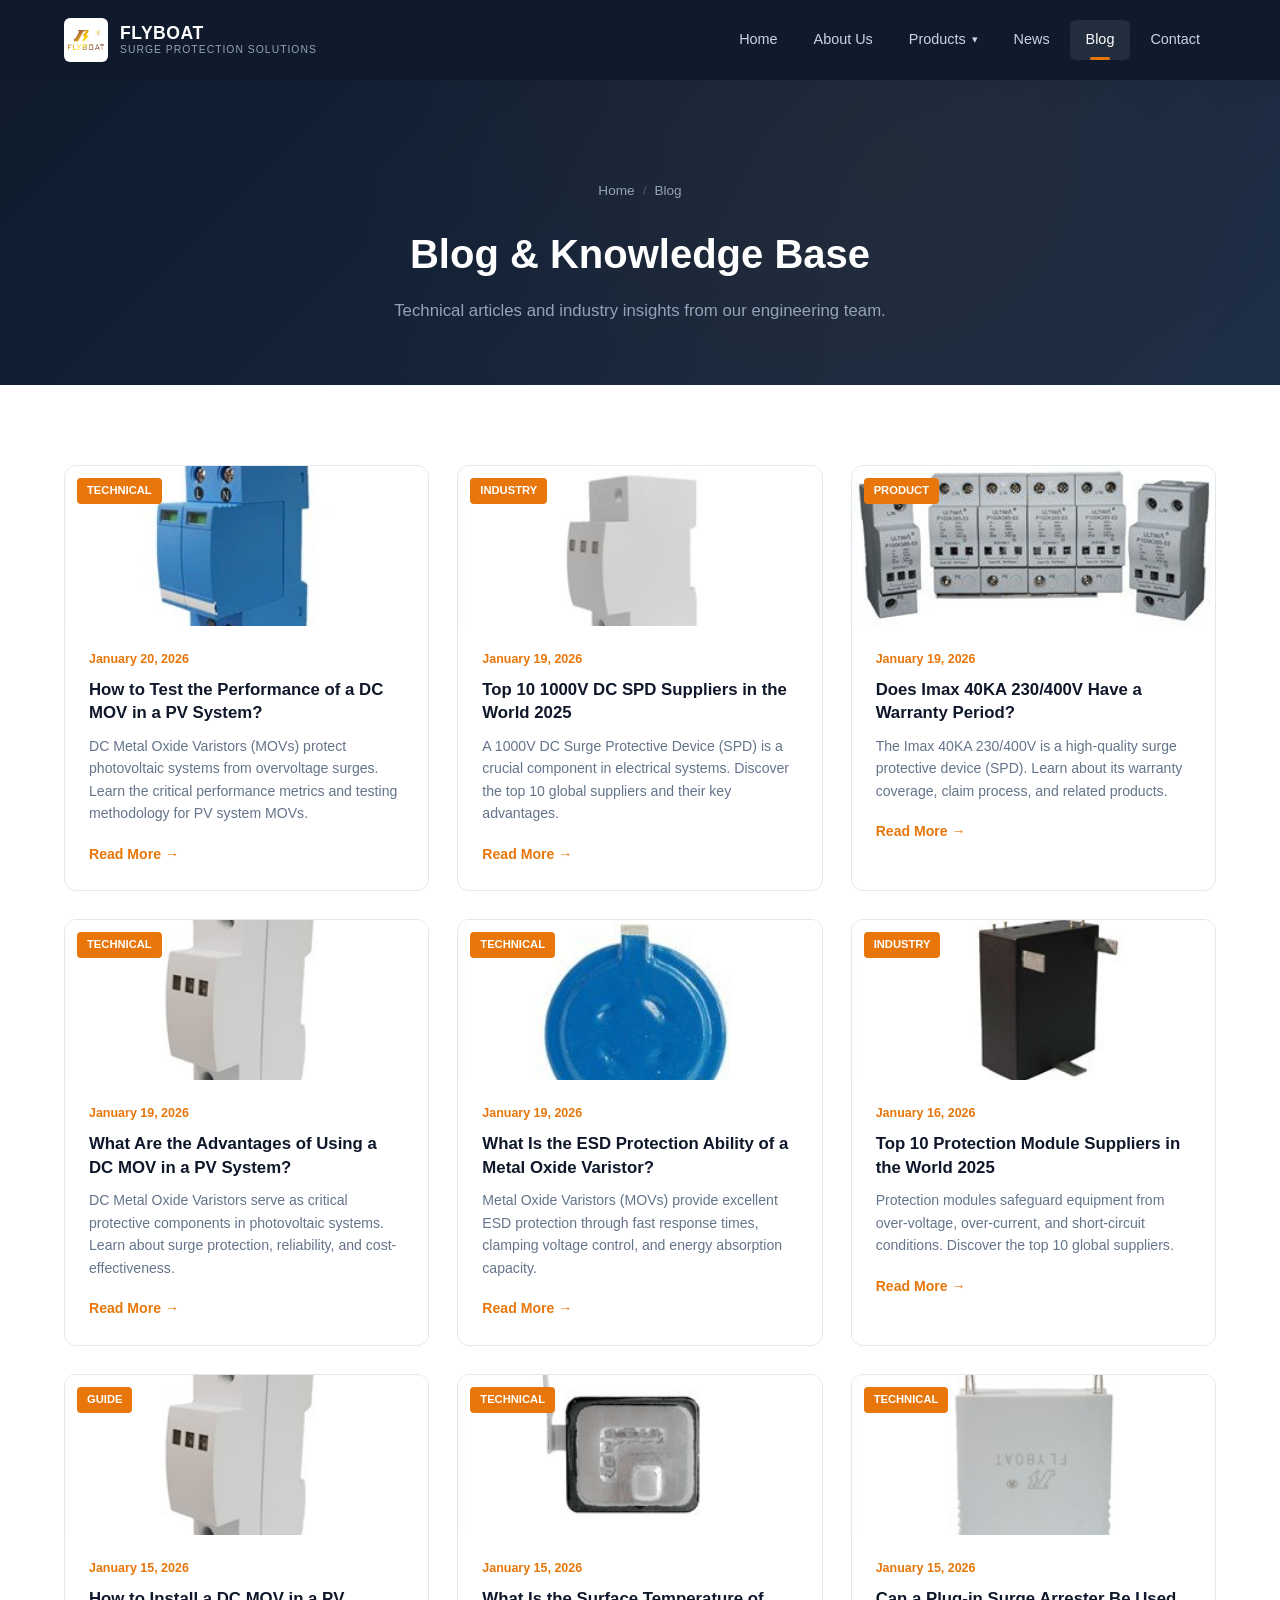
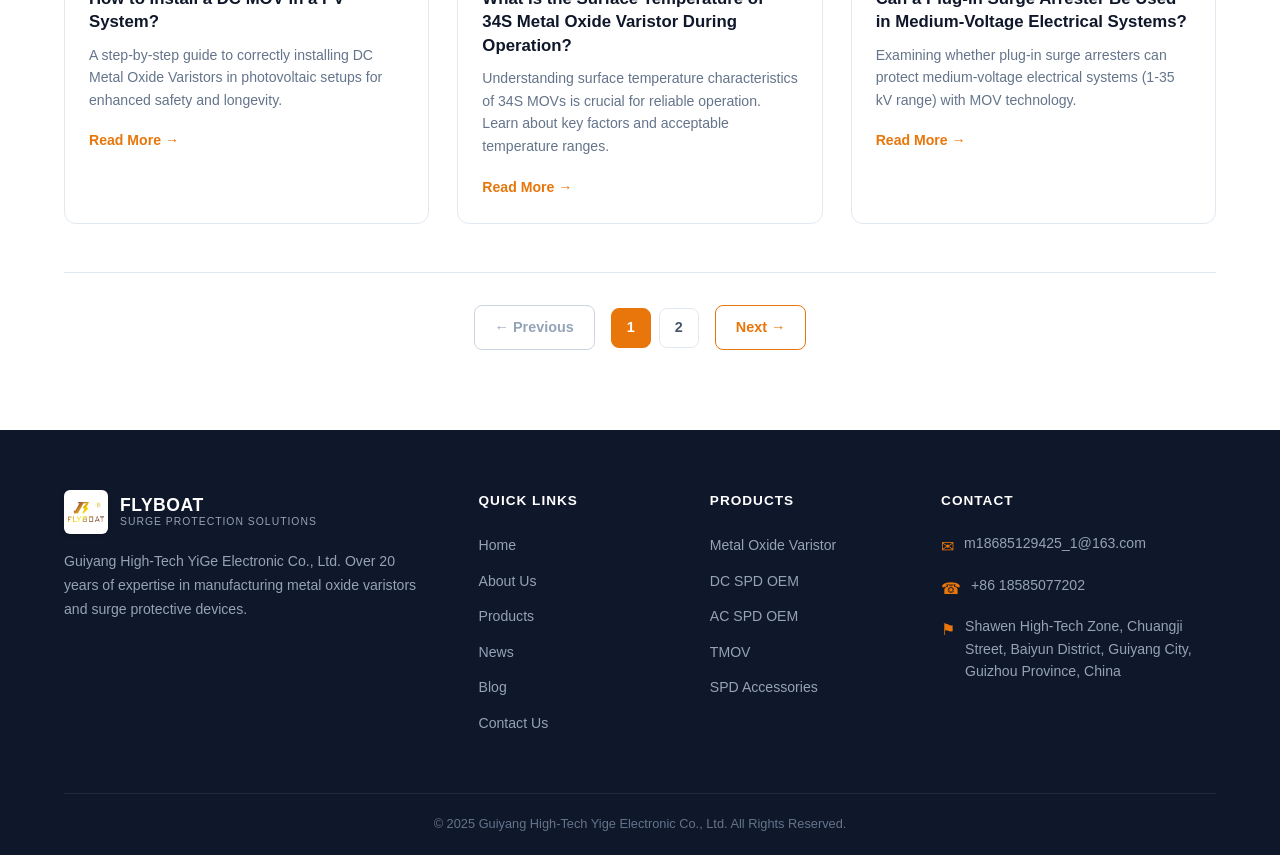
<file: blog.html>
<!DOCTYPE html>
<html lang="en">
<head>
  <meta charset="UTF-8">
  <meta name="viewport" content="width=device-width, initial-scale=1.0">
  <title>Blog | Flyboat MOV</title>
  <meta name="description" content="Technical articles and industry insights about metal oxide varistors, surge protection, and electrical safety from Flyboat's engineering team.">
  <link rel="stylesheet" href="css/style.css">
</head>
<body>

  <!-- Header -->
  <header class="header">
    <div class="container">
      <a href="index.html" class="logo">
        <img src="images/logo.jpg" alt="Flyboat Logo" class="logo-img">
        <span>FLYBOAT<span class="logo-sub">Surge Protection Solutions</span></span>
      </a>
      <nav class="nav">
        <a href="index.html">Home</a>
        <a href="about.html">About Us</a>
        <div class="nav-dropdown">
          <a href="products.html">Products</a>
          <div class="nav-dropdown-menu">
            <a href="products.html#mov-products">Metal Oxide Varistor</a>
            <div class="nav-dropdown-sub">
              <a href="products.html#spd-products">Surge Protective Device OEM <span class="sub-arrow">&#9656;</span></a>
              <div class="nav-dropdown-submenu">
                <a href="products.html#dc-spd-products">DC SPD OEM</a>
                <a href="products.html#ac-spd-products">AC SPD OEM</a>
              </div>
            </div>
            <a href="products.html#module-products">TMOV</a>
            <a href="products.html#accessory-products">Accessories for SPDs</a>
          </div>
        </div>
        <a href="news.html">News</a>
        <a href="blog.html" class="active">Blog</a>
        <a href="contact.html">Contact</a>
      </nav>
      <button class="menu-toggle" aria-label="Toggle menu">
        <span></span><span></span><span></span>
      </button>
    </div>
  </header>

  <!-- Page Header -->
  <div class="page-header">
    <div class="container">
      <div class="breadcrumb">
        <a href="index.html">Home</a>
        <span class="sep">/</span>
        <span>Blog</span>
      </div>
      <h1>Blog &amp; Knowledge Base</h1>
      <p>Technical articles and industry insights from our engineering team.</p>
    </div>
  </div>

  <!-- Blog Articles -->
  <section class="section">
    <div class="container">
      <div class="articles-grid" id="blog-grid">
        <!-- Dynamically filled by JS -->
      </div>

      <!-- Pagination -->
      <div class="news-pagination" id="blog-pagination">
        <!-- Dynamically filled by JS -->
      </div>
    </div>
  </section>

  <!-- Footer -->
  <footer class="footer">
    <div class="container">
      <div class="footer-grid">
        <div class="footer-brand">
          <div class="logo">
            <img src="images/logo.jpg" alt="Flyboat Logo" class="logo-img">
            <span>FLYBOAT<span class="logo-sub">Surge Protection Solutions</span></span>
          </div>
          <p>Guiyang High-Tech YiGe Electronic Co., Ltd. Over 20 years of expertise in manufacturing metal oxide varistors and surge protective devices.</p>
        </div>
        <div class="footer-col">
          <h4>Quick Links</h4>
          <ul>
            <li><a href="index.html">Home</a></li>
            <li><a href="about.html">About Us</a></li>
            <li><a href="products.html">Products</a></li>
            <li><a href="news.html">News</a></li>
            <li><a href="blog.html">Blog</a></li>
            <li><a href="contact.html">Contact Us</a></li>
          </ul>
        </div>
        <div class="footer-col">
          <h4>Products</h4>
          <ul>
            <li><a href="products.html">Metal Oxide Varistor</a></li>
            <li><a href="products.html">DC SPD OEM</a></li>
            <li><a href="products.html">AC SPD OEM</a></li>
            <li><a href="products.html">TMOV</a></li>
            <li><a href="products.html">SPD Accessories</a></li>
          </ul>
        </div>
        <div class="footer-col">
          <h4>Contact</h4>
          <div class="footer-contact-item">
            <span class="icon">&#9993;</span>
            <span>m18685129425_1@163.com</span>
          </div>
          <div class="footer-contact-item">
            <span class="icon">&#9742;</span>
            <span>+86 18585077202</span>
          </div>
          <div class="footer-contact-item">
            <span class="icon">&#9873;</span>
            <span>Shawen High-Tech Zone, Chuangji Street, Baiyun District, Guiyang City, Guizhou Province, China</span>
          </div>
        </div>
      </div>
      <div class="footer-bottom">
        &copy; 2025 Guiyang High-Tech Yige Electronic Co., Ltd. All Rights Reserved.
      </div>
    </div>
  </footer>

  <script src="js/blog-data.js"></script>
  <script src="js/main.js"></script>
  <script>
  document.addEventListener('DOMContentLoaded', function() {
    if (!window.BLOG_DATA || !window.BLOG_DATA.length) return;

    var ITEMS_PER_PAGE = 9;
    var params = new URLSearchParams(window.location.search);
    var currentPage = parseInt(params.get('page')) || 1;
    var totalPages = Math.ceil(window.BLOG_DATA.length / ITEMS_PER_PAGE);

    if (currentPage < 1) currentPage = 1;
    if (currentPage > totalPages) currentPage = totalPages;

    var startIndex = (currentPage - 1) * ITEMS_PER_PAGE;
    var endIndex = Math.min(startIndex + ITEMS_PER_PAGE, window.BLOG_DATA.length);
    var pageArticles = window.BLOG_DATA.slice(startIndex, endIndex);

    var months = ['January', 'February', 'March', 'April', 'May', 'June',
                  'July', 'August', 'September', 'October', 'November', 'December'];

    var gridHtml = '';
    pageArticles.forEach(function(article) {
      var dateObj = new Date(article.date + 'T00:00:00');
      var formattedDate = months[dateObj.getMonth()] + ' ' + dateObj.getDate() + ', ' + dateObj.getFullYear();

      gridHtml += '<a href="blog-article.html?id=' + article.id + '" class="article-card">';
      gridHtml += '<div class="article-card-header">';
      if (article.image) {
        gridHtml += '<img src="' + article.image + '" alt="' + article.title + '" class="article-card-img">';
      }
      gridHtml += '<span class="article-type">' + (article.category || 'Blog') + '</span>';
      gridHtml += '</div>';
      gridHtml += '<div class="article-card-body">';
      gridHtml += '<div class="article-date">' + formattedDate + '</div>';
      gridHtml += '<h3>' + article.title + '</h3>';
      gridHtml += '<p>' + article.excerpt + '</p>';
      gridHtml += '<span class="card-link">Read More &rarr;</span>';
      gridHtml += '</div>';
      gridHtml += '</a>';
    });

    document.getElementById('blog-grid').innerHTML = gridHtml;

    // Build pagination
    if (totalPages > 1) {
      var pagHtml = '';

      // Previous button
      if (currentPage > 1) {
        pagHtml += '<a href="blog.html?page=' + (currentPage - 1) + '" class="pagination-btn">&larr; Previous</a>';
      } else {
        pagHtml += '<span class="pagination-btn disabled">&larr; Previous</span>';
      }

      // Page numbers
      pagHtml += '<div class="pagination-pages">';
      for (var p = 1; p <= totalPages; p++) {
        if (p === currentPage) {
          pagHtml += '<span class="pagination-page active">' + p + '</span>';
        } else {
          pagHtml += '<a href="blog.html?page=' + p + '" class="pagination-page">' + p + '</a>';
        }
      }
      pagHtml += '</div>';

      // Next button
      if (currentPage < totalPages) {
        pagHtml += '<a href="blog.html?page=' + (currentPage + 1) + '" class="pagination-btn">Next &rarr;</a>';
      } else {
        pagHtml += '<span class="pagination-btn disabled">Next &rarr;</span>';
      }

      document.getElementById('blog-pagination').innerHTML = pagHtml;
    }
  });
  </script>
</body>
</html>
</file>
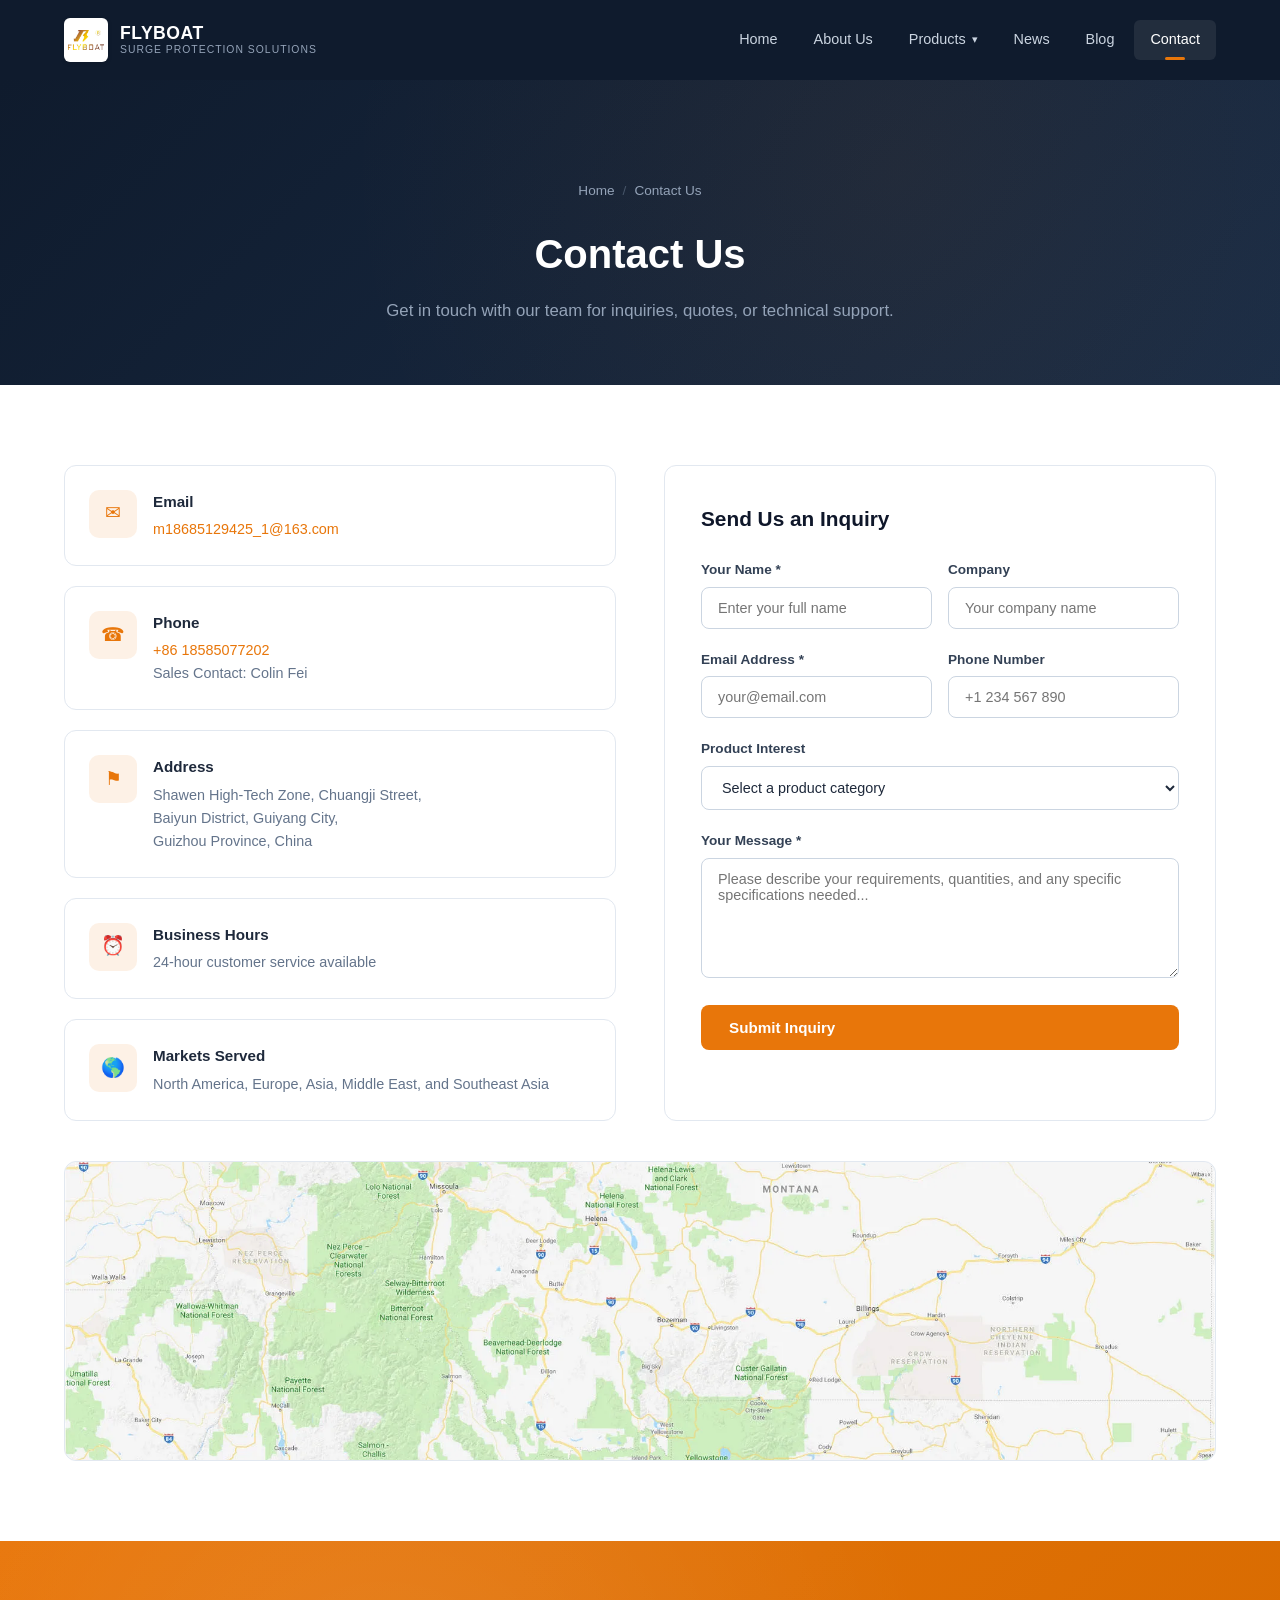
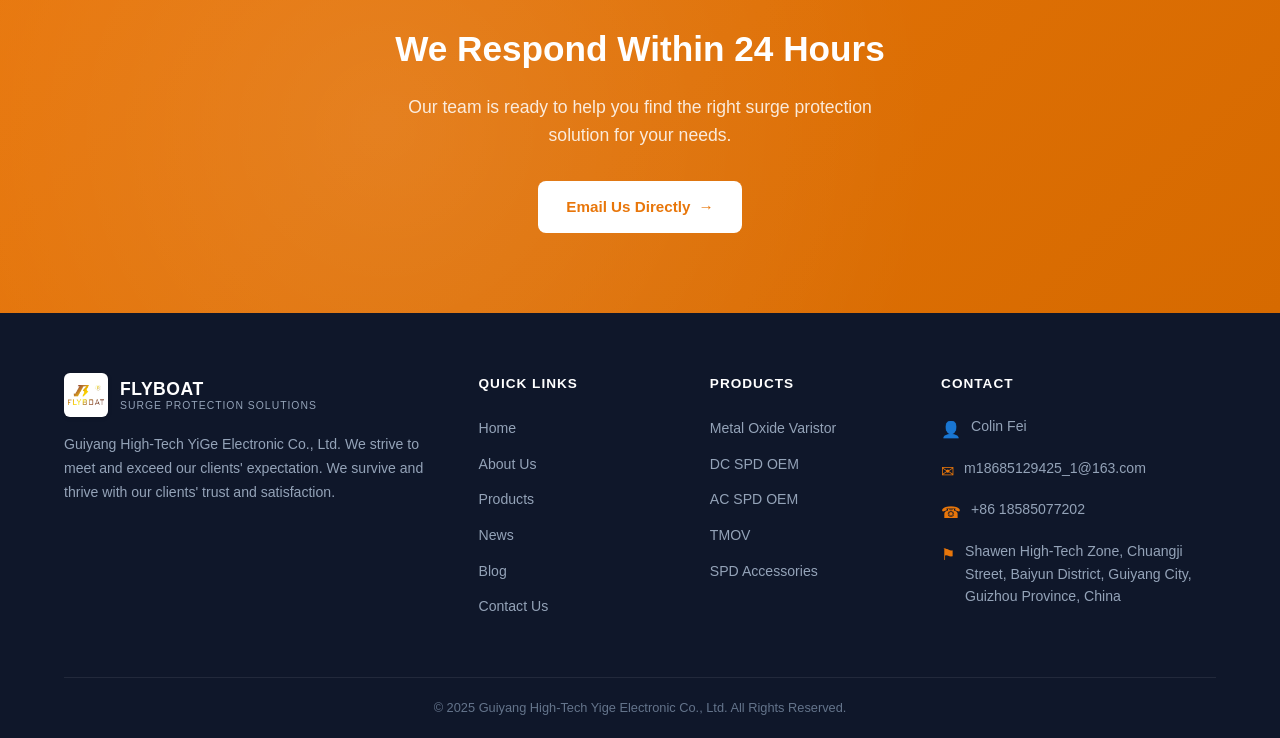
<file: contact.html>
<!DOCTYPE html>
<html lang="en">
<head>
  <meta charset="UTF-8">
  <meta name="viewport" content="width=device-width, initial-scale=1.0">
  <title>Contact Us | Flyboat MOV</title>
  <meta name="description" content="Contact Flyboat MOV for custom MOV and SPD solutions. Email, phone, and inquiry form available. Located in Guiyang, Guizhou, China.">
  <link rel="stylesheet" href="css/style.css">
</head>
<body>

  <!-- Header -->
  <header class="header">
    <div class="container">
      <a href="index.html" class="logo">
        <img src="images/logo.jpg" alt="Flyboat Logo" class="logo-img">
        <span>FLYBOAT<span class="logo-sub">Surge Protection Solutions</span></span>
      </a>
      <nav class="nav">
        <a href="index.html">Home</a>
        <a href="about.html">About Us</a>
        <div class="nav-dropdown">
          <a href="products.html">Products</a>
          <div class="nav-dropdown-menu">
            <a href="products.html#mov-products">Metal Oxide Varistor</a>
            <div class="nav-dropdown-sub">
              <a href="products.html#spd-products">Surge Protective Device OEM <span class="sub-arrow">&#9656;</span></a>
              <div class="nav-dropdown-submenu">
                <a href="products.html#dc-spd-products">DC SPD OEM</a>
                <a href="products.html#ac-spd-products">AC SPD OEM</a>
              </div>
            </div>
            <a href="products.html#module-products">TMOV</a>
            <a href="products.html#accessory-products">Accessories for SPDs</a>
          </div>
        </div>
        <a href="news.html">News</a>
        <a href="blog.html">Blog</a>
        <a href="contact.html" class="active">Contact</a>
      </nav>
      <button class="menu-toggle" aria-label="Toggle menu">
        <span></span><span></span><span></span>
      </button>
    </div>
  </header>

  <!-- Page Header -->
  <div class="page-header">
    <div class="container">
      <div class="breadcrumb">
        <a href="index.html">Home</a>
        <span class="sep">/</span>
        <span>Contact Us</span>
      </div>
      <h1>Contact Us</h1>
      <p>Get in touch with our team for inquiries, quotes, or technical support.</p>
    </div>
  </div>

  <!-- Contact Section -->
  <section class="section">
    <div class="container">
      <div class="contact-grid">

        <!-- Contact Info -->
        <div class="contact-info-cards">
          <div class="contact-info-card">
            <div class="contact-icon">&#9993;</div>
            <div>
              <h4>Email</h4>
              <p><a href="mailto:m18685129425_1@163.com">m18685129425_1@163.com</a></p>
            </div>
          </div>

          <div class="contact-info-card">
            <div class="contact-icon">&#9742;</div>
            <div>
              <h4>Phone</h4>
              <p><a href="tel:+8618585077202">+86 18585077202</a></p>
              <p>Sales Contact: Colin Fei</p>
            </div>
          </div>

          <div class="contact-info-card">
            <div class="contact-icon">&#9873;</div>
            <div>
              <h4>Address</h4>
              <p>Shawen High-Tech Zone, Chuangji Street,<br>Baiyun District, Guiyang City,<br>Guizhou Province, China</p>
            </div>
          </div>

          <div class="contact-info-card">
            <div class="contact-icon">&#9200;</div>
            <div>
              <h4>Business Hours</h4>
              <p>24-hour customer service available</p>
            </div>
          </div>

          <div class="contact-info-card">
            <div class="contact-icon">&#127758;</div>
            <div>
              <h4>Markets Served</h4>
              <p>North America, Europe, Asia, Middle East, and Southeast Asia</p>
            </div>
          </div>
        </div>

        <!-- Contact Form -->
        <div class="contact-form">
          <h3>Send Us an Inquiry</h3>
          <form>
            <div class="form-row">
              <div class="form-group">
                <label for="name">Your Name *</label>
                <input type="text" id="name" name="name" required placeholder="Enter your full name">
              </div>
              <div class="form-group">
                <label for="company">Company</label>
                <input type="text" id="company" name="company" placeholder="Your company name">
              </div>
            </div>
            <div class="form-row">
              <div class="form-group">
                <label for="email">Email Address *</label>
                <input type="email" id="email" name="email" required placeholder="your@email.com">
              </div>
              <div class="form-group">
                <label for="phone">Phone Number</label>
                <input type="tel" id="phone" name="phone" placeholder="+1 234 567 890">
              </div>
            </div>
            <div class="form-group">
              <label for="product">Product Interest</label>
              <select id="product" name="product">
                <option value="">Select a product category</option>
                <option value="mov">Metal Oxide Varistor</option>
                <option value="dc-spd">DC SPD OEM</option>
                <option value="ac-spd">AC SPD OEM</option>
                <option value="tmov">TMOV</option>
                <option value="modules">Surge Protective Modules</option>
                <option value="accessories">SPD Accessories</option>
                <option value="other">Other / Custom Solution</option>
              </select>
            </div>
            <div class="form-group">
              <label for="message">Your Message *</label>
              <textarea id="message" name="message" required placeholder="Please describe your requirements, quantities, and any specific specifications needed..."></textarea>
            </div>
            <button type="submit" class="btn btn-primary" style="width: 100%;">Submit Inquiry</button>
          </form>
        </div>

      </div>

      <!-- Map Placeholder -->
      <div class="map-placeholder">
        <img src="images/contact-map.webp" alt="Flyboat Location Map" style="width:100%;height:100%;object-fit:cover;border-radius:12px;">
      </div>

    </div>
  </section>

  <!-- CTA -->
  <section class="cta">
    <div class="container">
      <h2>We Respond Within 24 Hours</h2>
      <p>Our team is ready to help you find the right surge protection solution for your needs.</p>
      <a href="mailto:m18685129425_1@163.com" class="btn btn-arrow">Email Us Directly</a>
    </div>
  </section>

  <!-- Footer -->
  <footer class="footer">
    <div class="container">
      <div class="footer-grid">
        <div class="footer-brand">
          <div class="logo">
            <img src="images/logo.jpg" alt="Flyboat Logo" class="logo-img">
            <span>FLYBOAT<span class="logo-sub">Surge Protection Solutions</span></span>
          </div>
          <p>Guiyang High-Tech YiGe Electronic Co., Ltd. We strive to meet and exceed our clients' expectation. We survive and thrive with our clients' trust and satisfaction.</p>
        </div>
        <div class="footer-col">
          <h4>Quick Links</h4>
          <ul>
            <li><a href="index.html">Home</a></li>
            <li><a href="about.html">About Us</a></li>
            <li><a href="products.html">Products</a></li>
            <li><a href="news.html">News</a></li>
            <li><a href="blog.html">Blog</a></li>
            <li><a href="contact.html">Contact Us</a></li>
          </ul>
        </div>
        <div class="footer-col">
          <h4>Products</h4>
          <ul>
            <li><a href="products.html">Metal Oxide Varistor</a></li>
            <li><a href="products.html">DC SPD OEM</a></li>
            <li><a href="products.html">AC SPD OEM</a></li>
            <li><a href="products.html">TMOV</a></li>
            <li><a href="products.html">SPD Accessories</a></li>
          </ul>
        </div>
        <div class="footer-col">
          <h4>Contact</h4>
          <div class="footer-contact-item">
            <span class="icon">&#128100;</span>
            <span>Colin Fei</span>
          </div>
          <div class="footer-contact-item">
            <span class="icon">&#9993;</span>
            <span>m18685129425_1@163.com</span>
          </div>
          <div class="footer-contact-item">
            <span class="icon">&#9742;</span>
            <span>+86 18585077202</span>
          </div>
          <div class="footer-contact-item">
            <span class="icon">&#9873;</span>
            <span>Shawen High-Tech Zone, Chuangji Street, Baiyun District, Guiyang City, Guizhou Province, China</span>
          </div>
        </div>
      </div>
      <div class="footer-bottom">
        &copy; 2025 Guiyang High-Tech Yige Electronic Co., Ltd. All Rights Reserved.
      </div>
    </div>
  </footer>

  <script src="js/main.js"></script>
</body>
</html>
</file>
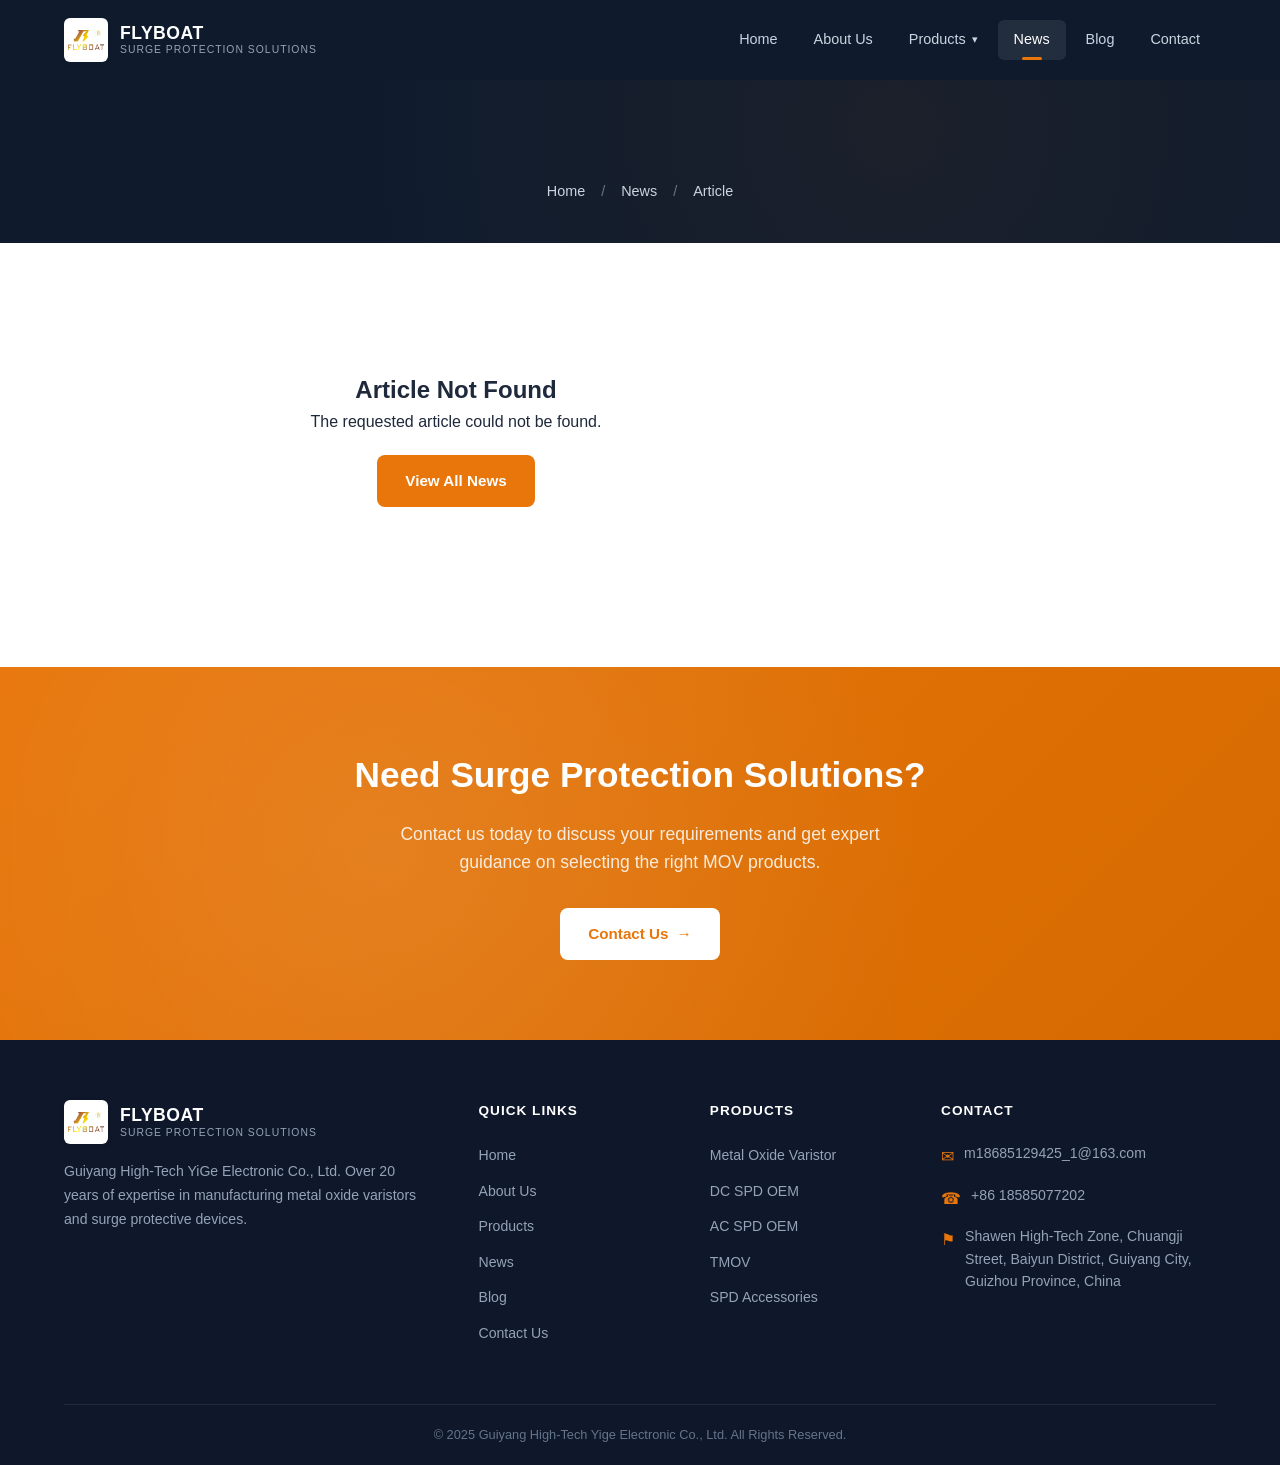
<file: news-article.html>
<!DOCTYPE html>
<html lang="en">
<head>
  <meta charset="UTF-8">
  <meta name="viewport" content="width=device-width, initial-scale=1.0">
  <title>News Article | Flyboat MOV</title>
  <meta name="description" content="Read the latest news and technical articles from Flyboat MOV.">
  <link rel="stylesheet" href="css/style.css">
</head>
<body>

  <!-- Header -->
  <header class="header">
    <div class="container">
      <a href="index.html" class="logo">
        <img src="images/logo.jpg" alt="Flyboat Logo" class="logo-img">
        <span>FLYBOAT<span class="logo-sub">Surge Protection Solutions</span></span>
      </a>
      <nav class="nav">
        <a href="index.html">Home</a>
        <a href="about.html">About Us</a>
        <div class="nav-dropdown">
          <a href="products.html">Products</a>
          <div class="nav-dropdown-menu">
            <a href="products.html#mov-products">Metal Oxide Varistor</a>
            <div class="nav-dropdown-sub">
              <a href="products.html#spd-products">Surge Protective Device OEM <span class="sub-arrow">&#9656;</span></a>
              <div class="nav-dropdown-submenu">
                <a href="products.html#dc-spd-products">DC SPD OEM</a>
                <a href="products.html#ac-spd-products">AC SPD OEM</a>
              </div>
            </div>
            <a href="products.html#module-products">TMOV</a>
            <a href="products.html#accessory-products">Accessories for SPDs</a>
          </div>
        </div>
        <a href="news.html" class="active">News</a>
        <a href="blog.html">Blog</a>
        <a href="contact.html">Contact</a>
      </nav>
      <button class="menu-toggle" aria-label="Toggle menu">
        <span></span><span></span><span></span>
      </button>
    </div>
  </header>

  <!-- Page Header -->
  <div class="page-header page-header-sm">
    <div class="container">
      <div class="breadcrumb">
        <a href="index.html">Home</a>
        <span class="sep">/</span>
        <a href="news.html">News</a>
        <span class="sep">/</span>
        <span id="breadcrumb-title">Article</span>
      </div>
    </div>
  </div>

  <!-- Article Content -->
  <section class="section news-article-section">
    <div class="container">
      <div class="news-article-layout">
        <article class="news-article-main" id="article-container">
          <!-- Filled by JS -->
        </article>

        <aside class="news-article-sidebar" id="article-sidebar">
          <!-- Filled by JS -->
        </aside>
      </div>

      <!-- Article Navigation -->
      <div class="article-nav" id="article-nav">
        <!-- Filled by JS -->
      </div>
    </div>
  </section>

  <!-- CTA -->
  <section class="cta">
    <div class="container">
      <h2>Need Surge Protection Solutions?</h2>
      <p>Contact us today to discuss your requirements and get expert guidance on selecting the right MOV products.</p>
      <a href="contact.html" class="btn btn-arrow">Contact Us</a>
    </div>
  </section>

  <!-- Footer -->
  <footer class="footer">
    <div class="container">
      <div class="footer-grid">
        <div class="footer-brand">
          <div class="logo">
            <img src="images/logo.jpg" alt="Flyboat Logo" class="logo-img">
            <span>FLYBOAT<span class="logo-sub">Surge Protection Solutions</span></span>
          </div>
          <p>Guiyang High-Tech YiGe Electronic Co., Ltd. Over 20 years of expertise in manufacturing metal oxide varistors and surge protective devices.</p>
        </div>
        <div class="footer-col">
          <h4>Quick Links</h4>
          <ul>
            <li><a href="index.html">Home</a></li>
            <li><a href="about.html">About Us</a></li>
            <li><a href="products.html">Products</a></li>
            <li><a href="news.html">News</a></li>
            <li><a href="blog.html">Blog</a></li>
            <li><a href="contact.html">Contact Us</a></li>
          </ul>
        </div>
        <div class="footer-col">
          <h4>Products</h4>
          <ul>
            <li><a href="products.html">Metal Oxide Varistor</a></li>
            <li><a href="products.html">DC SPD OEM</a></li>
            <li><a href="products.html">AC SPD OEM</a></li>
            <li><a href="products.html">TMOV</a></li>
            <li><a href="products.html">SPD Accessories</a></li>
          </ul>
        </div>
        <div class="footer-col">
          <h4>Contact</h4>
          <div class="footer-contact-item">
            <span class="icon">&#9993;</span>
            <span>m18685129425_1@163.com</span>
          </div>
          <div class="footer-contact-item">
            <span class="icon">&#9742;</span>
            <span>+86 18585077202</span>
          </div>
          <div class="footer-contact-item">
            <span class="icon">&#9873;</span>
            <span>Shawen High-Tech Zone, Chuangji Street, Baiyun District, Guiyang City, Guizhou Province, China</span>
          </div>
        </div>
      </div>
      <div class="footer-bottom">
        &copy; 2025 Guiyang High-Tech Yige Electronic Co., Ltd. All Rights Reserved.
      </div>
    </div>
  </footer>

  <script src="js/news-data.js"></script>
  <script src="js/main.js"></script>
  <script>
  document.addEventListener('DOMContentLoaded', function() {
    var params = new URLSearchParams(window.location.search);
    var id = params.get('id');

    if (!id || !window.NEWS_DATA) {
      showNotFound();
      return;
    }

    // Find article by id
    var article = null;
    var articleIndex = -1;
    for (var i = 0; i < window.NEWS_DATA.length; i++) {
      if (window.NEWS_DATA[i].id === id) {
        article = window.NEWS_DATA[i];
        articleIndex = i;
        break;
      }
    }

    if (!article) {
      showNotFound();
      return;
    }

    // Update page title
    document.title = article.title + ' | Flyboat MOV';

    // Update breadcrumb
    document.getElementById('breadcrumb-title').textContent = article.title;

    // Format date
    var dateObj = new Date(article.date + 'T00:00:00');
    var months = ['January', 'February', 'March', 'April', 'May', 'June',
                  'July', 'August', 'September', 'October', 'November', 'December'];
    var formattedDate = months[dateObj.getMonth()] + ' ' + dateObj.getDate() + ', ' + dateObj.getFullYear();

    // Build article HTML
    var articleHtml = '';
    if (article.image) {
      articleHtml += '<div class="news-article-hero-img"><img src="' + article.image + '" alt="' + article.title + '"></div>';
    }
    articleHtml += '<div class="news-article-meta">';
    articleHtml += '<span class="news-article-category">' + (article.category || 'News') + '</span>';
    articleHtml += '<span class="news-article-date">' + formattedDate + '</span>';
    articleHtml += '</div>';
    articleHtml += '<h1 class="news-article-title">' + article.title + '</h1>';
    articleHtml += '<div class="news-article-content">' + article.content + '</div>';

    document.getElementById('article-container').innerHTML = articleHtml;

    // Build sidebar - Recent Articles
    var sidebarHtml = '<div class="sidebar-block">';
    sidebarHtml += '<h3>Recent Articles</h3>';
    sidebarHtml += '<div class="sidebar-articles">';
    var count = 0;
    for (var j = 0; j < window.NEWS_DATA.length && count < 5; j++) {
      if (j !== articleIndex) {
        var a = window.NEWS_DATA[j];
        var aDate = new Date(a.date + 'T00:00:00');
        var aFormatted = months[aDate.getMonth()] + ' ' + aDate.getDate() + ', ' + aDate.getFullYear();
        sidebarHtml += '<a href="news-article.html?id=' + a.id + '" class="sidebar-article-item">';
        if (a.image) {
          sidebarHtml += '<div class="sidebar-article-thumb"><img src="' + a.image + '" alt="' + a.title + '"></div>';
        }
        sidebarHtml += '<div class="sidebar-article-info">';
        sidebarHtml += '<h4>' + a.title + '</h4>';
        sidebarHtml += '<span class="sidebar-article-date">' + aFormatted + '</span>';
        sidebarHtml += '</div></a>';
        count++;
      }
    }
    sidebarHtml += '</div></div>';

    // Back to news link in sidebar
    sidebarHtml += '<div class="sidebar-block">';
    sidebarHtml += '<a href="news.html" class="btn btn-outline" style="width:100%;text-align:center;">&larr; Back to All News</a>';
    sidebarHtml += '</div>';

    document.getElementById('article-sidebar').innerHTML = sidebarHtml;

    // Build article navigation (prev/next)
    var navHtml = '';
    if (articleIndex > 0) {
      var prev = window.NEWS_DATA[articleIndex - 1];
      navHtml += '<a href="news-article.html?id=' + prev.id + '" class="article-nav-link article-nav-prev">';
      navHtml += '<span class="article-nav-label">&larr; Previous Article</span>';
      navHtml += '<span class="article-nav-title">' + prev.title + '</span>';
      navHtml += '</a>';
    } else {
      navHtml += '<div></div>';
    }
    if (articleIndex < window.NEWS_DATA.length - 1) {
      var next = window.NEWS_DATA[articleIndex + 1];
      navHtml += '<a href="news-article.html?id=' + next.id + '" class="article-nav-link article-nav-next">';
      navHtml += '<span class="article-nav-label">Next Article &rarr;</span>';
      navHtml += '<span class="article-nav-title">' + next.title + '</span>';
      navHtml += '</a>';
    } else {
      navHtml += '<div></div>';
    }

    document.getElementById('article-nav').innerHTML = navHtml;
  });

  function showNotFound() {
    document.getElementById('article-container').innerHTML =
      '<div style="text-align:center;padding:80px 0">' +
      '<h2>Article Not Found</h2>' +
      '<p>The requested article could not be found.</p>' +
      '<a href="news.html" class="btn btn-primary" style="margin-top:20px">View All News</a>' +
      '</div>';
    document.getElementById('article-sidebar').style.display = 'none';
    document.getElementById('article-nav').style.display = 'none';
  }
  </script>
</body>
</html>
</file>
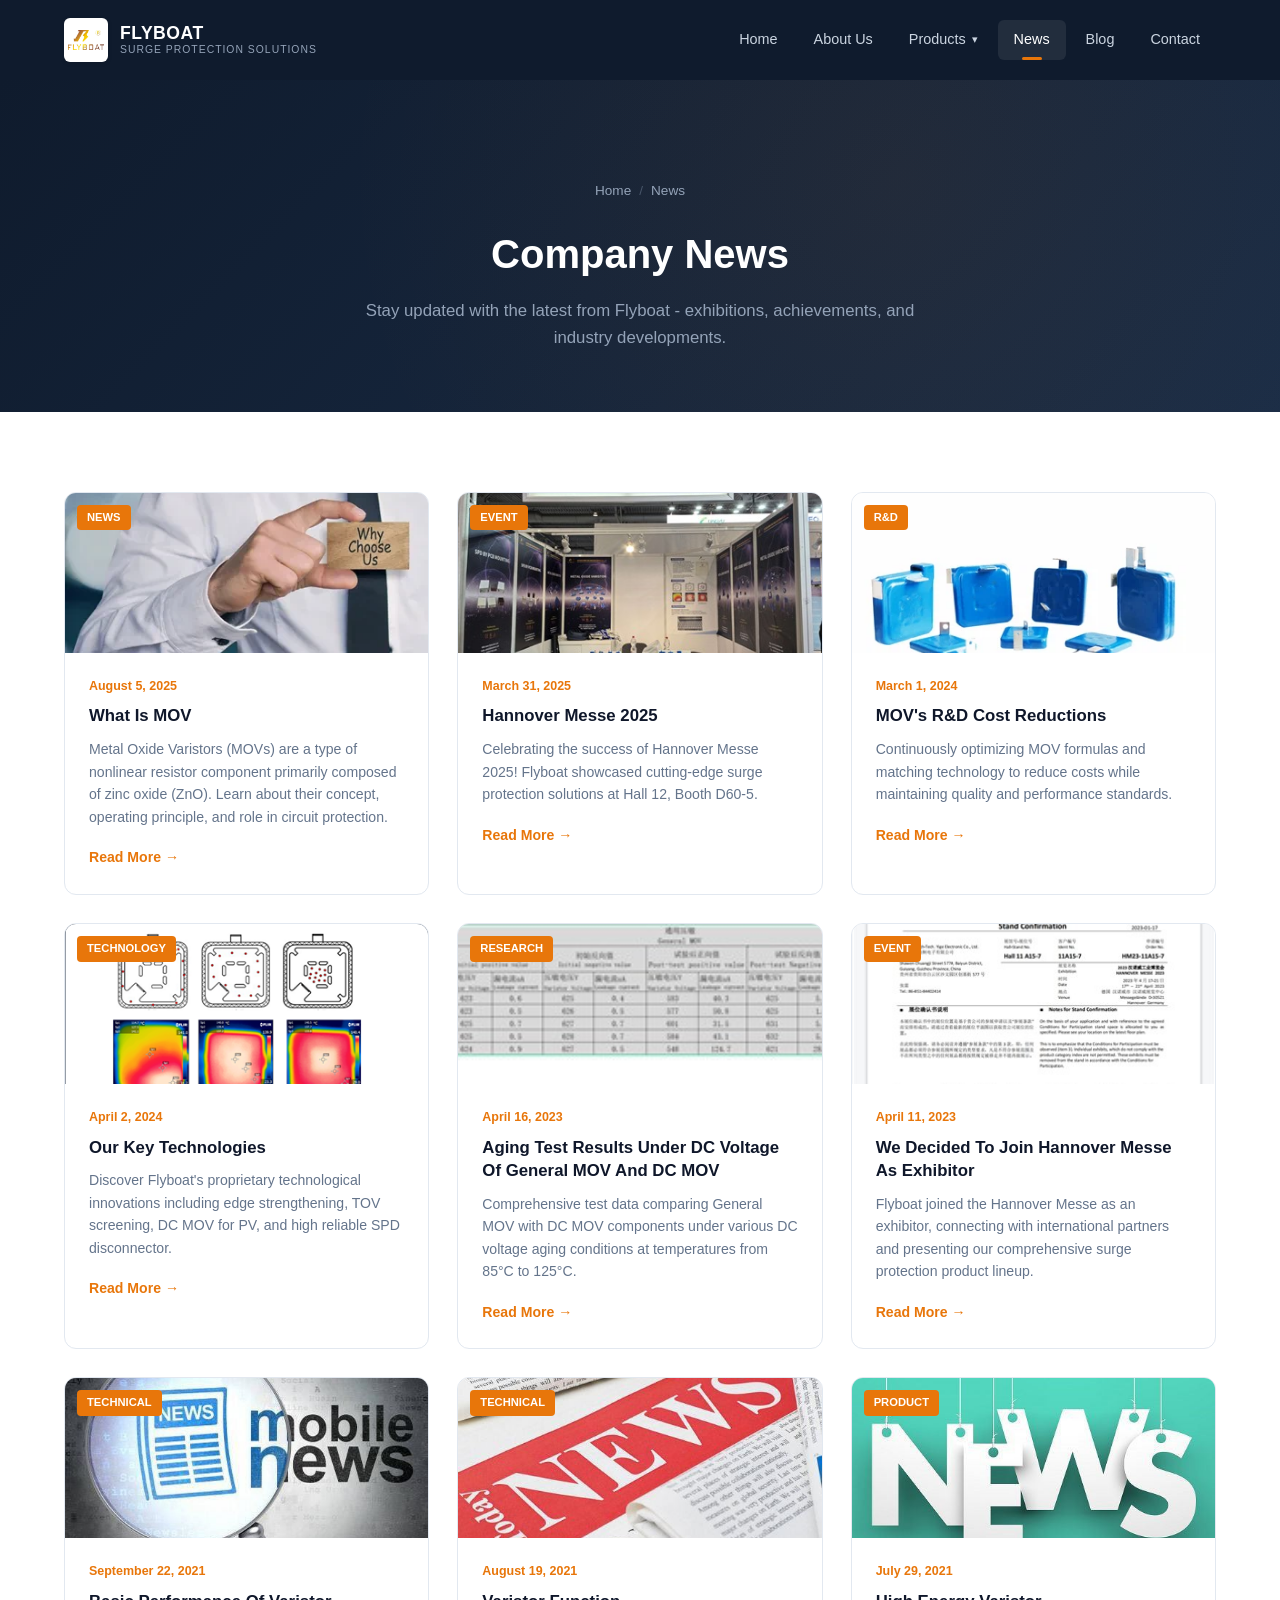
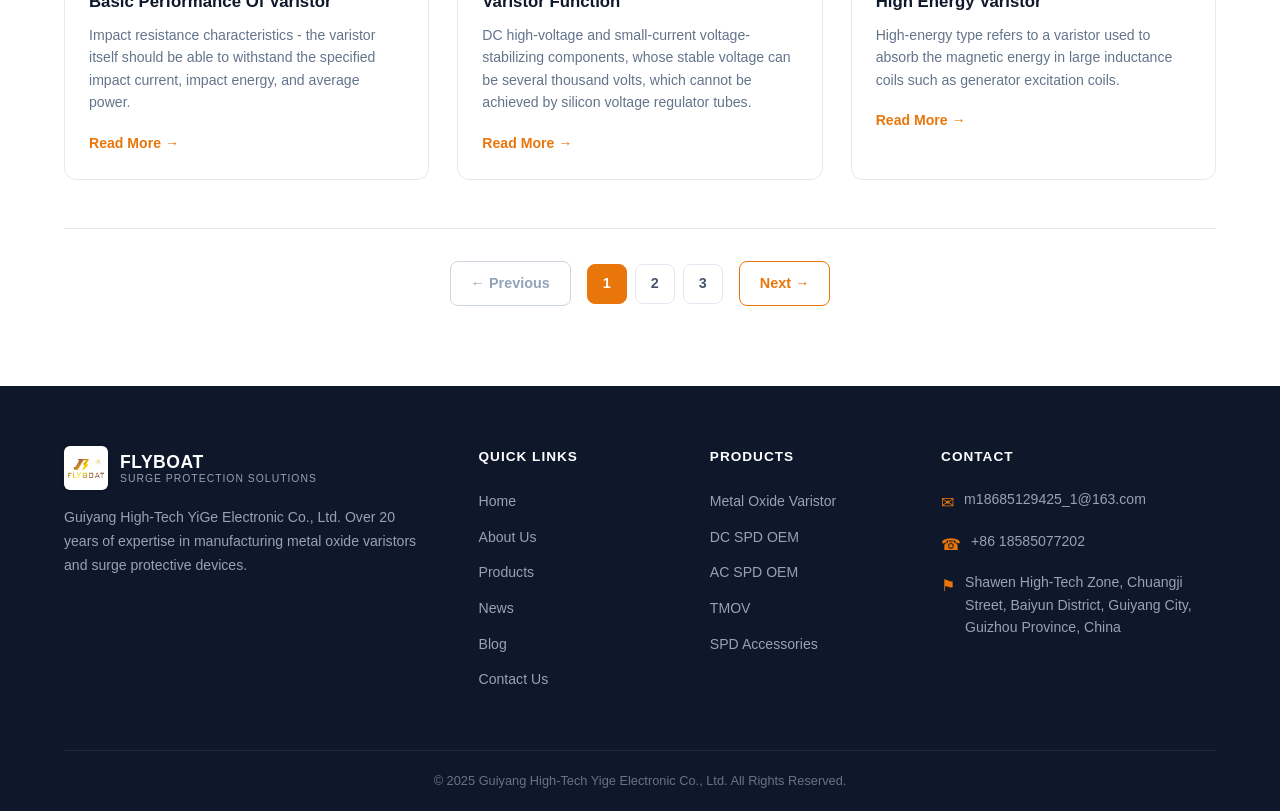
<file: news.html>
<!DOCTYPE html>
<html lang="en">
<head>
  <meta charset="UTF-8">
  <meta name="viewport" content="width=device-width, initial-scale=1.0">
  <title>News | Flyboat MOV</title>
  <meta name="description" content="Latest news and updates from Flyboat MOV - industry insights, exhibitions, and company announcements.">
  <link rel="stylesheet" href="css/style.css">
</head>
<body>

  <!-- Header -->
  <header class="header">
    <div class="container">
      <a href="index.html" class="logo">
        <img src="images/logo.jpg" alt="Flyboat Logo" class="logo-img">
        <span>FLYBOAT<span class="logo-sub">Surge Protection Solutions</span></span>
      </a>
      <nav class="nav">
        <a href="index.html">Home</a>
        <a href="about.html">About Us</a>
        <div class="nav-dropdown">
          <a href="products.html">Products</a>
          <div class="nav-dropdown-menu">
            <a href="products.html#mov-products">Metal Oxide Varistor</a>
            <div class="nav-dropdown-sub">
              <a href="products.html#spd-products">Surge Protective Device OEM <span class="sub-arrow">&#9656;</span></a>
              <div class="nav-dropdown-submenu">
                <a href="products.html#dc-spd-products">DC SPD OEM</a>
                <a href="products.html#ac-spd-products">AC SPD OEM</a>
              </div>
            </div>
            <a href="products.html#module-products">TMOV</a>
            <a href="products.html#accessory-products">Accessories for SPDs</a>
          </div>
        </div>
        <a href="news.html" class="active">News</a>
        <a href="blog.html">Blog</a>
        <a href="contact.html">Contact</a>
      </nav>
      <button class="menu-toggle" aria-label="Toggle menu">
        <span></span><span></span><span></span>
      </button>
    </div>
  </header>

  <!-- Page Header -->
  <div class="page-header">
    <div class="container">
      <div class="breadcrumb">
        <a href="index.html">Home</a>
        <span class="sep">/</span>
        <span>News</span>
      </div>
      <h1>Company News</h1>
      <p>Stay updated with the latest from Flyboat - exhibitions, achievements, and industry developments.</p>
    </div>
  </div>

  <!-- News Articles -->
  <section class="section">
    <div class="container">
      <div class="articles-grid" id="news-grid">
        <!-- Dynamically filled by JS -->
      </div>

      <!-- Pagination -->
      <div class="news-pagination" id="news-pagination">
        <!-- Dynamically filled by JS -->
      </div>
    </div>
  </section>

  <!-- Footer -->
  <footer class="footer">
    <div class="container">
      <div class="footer-grid">
        <div class="footer-brand">
          <div class="logo">
            <img src="images/logo.jpg" alt="Flyboat Logo" class="logo-img">
            <span>FLYBOAT<span class="logo-sub">Surge Protection Solutions</span></span>
          </div>
          <p>Guiyang High-Tech YiGe Electronic Co., Ltd. Over 20 years of expertise in manufacturing metal oxide varistors and surge protective devices.</p>
        </div>
        <div class="footer-col">
          <h4>Quick Links</h4>
          <ul>
            <li><a href="index.html">Home</a></li>
            <li><a href="about.html">About Us</a></li>
            <li><a href="products.html">Products</a></li>
            <li><a href="news.html">News</a></li>
            <li><a href="blog.html">Blog</a></li>
            <li><a href="contact.html">Contact Us</a></li>
          </ul>
        </div>
        <div class="footer-col">
          <h4>Products</h4>
          <ul>
            <li><a href="products.html">Metal Oxide Varistor</a></li>
            <li><a href="products.html">DC SPD OEM</a></li>
            <li><a href="products.html">AC SPD OEM</a></li>
            <li><a href="products.html">TMOV</a></li>
            <li><a href="products.html">SPD Accessories</a></li>
          </ul>
        </div>
        <div class="footer-col">
          <h4>Contact</h4>
          <div class="footer-contact-item">
            <span class="icon">&#9993;</span>
            <span>m18685129425_1@163.com</span>
          </div>
          <div class="footer-contact-item">
            <span class="icon">&#9742;</span>
            <span>+86 18585077202</span>
          </div>
          <div class="footer-contact-item">
            <span class="icon">&#9873;</span>
            <span>Shawen High-Tech Zone, Chuangji Street, Baiyun District, Guiyang City, Guizhou Province, China</span>
          </div>
        </div>
      </div>
      <div class="footer-bottom">
        &copy; 2025 Guiyang High-Tech Yige Electronic Co., Ltd. All Rights Reserved.
      </div>
    </div>
  </footer>

  <script src="js/news-data.js"></script>
  <script src="js/main.js"></script>
  <script>
  document.addEventListener('DOMContentLoaded', function() {
    if (!window.NEWS_DATA || !window.NEWS_DATA.length) return;

    var ITEMS_PER_PAGE = 9;
    var params = new URLSearchParams(window.location.search);
    var currentPage = parseInt(params.get('page')) || 1;
    var totalPages = Math.ceil(window.NEWS_DATA.length / ITEMS_PER_PAGE);

    if (currentPage < 1) currentPage = 1;
    if (currentPage > totalPages) currentPage = totalPages;

    var startIndex = (currentPage - 1) * ITEMS_PER_PAGE;
    var endIndex = Math.min(startIndex + ITEMS_PER_PAGE, window.NEWS_DATA.length);
    var pageArticles = window.NEWS_DATA.slice(startIndex, endIndex);

    var months = ['January', 'February', 'March', 'April', 'May', 'June',
                  'July', 'August', 'September', 'October', 'November', 'December'];

    var gridHtml = '';
    pageArticles.forEach(function(article) {
      var dateObj = new Date(article.date + 'T00:00:00');
      var formattedDate = months[dateObj.getMonth()] + ' ' + dateObj.getDate() + ', ' + dateObj.getFullYear();

      gridHtml += '<a href="news-article.html?id=' + article.id + '" class="article-card">';
      gridHtml += '<div class="article-card-header">';
      if (article.image) {
        gridHtml += '<img src="' + article.image + '" alt="' + article.title + '" class="article-card-img">';
      }
      gridHtml += '<span class="article-type">' + (article.category || 'News') + '</span>';
      gridHtml += '</div>';
      gridHtml += '<div class="article-card-body">';
      gridHtml += '<div class="article-date">' + formattedDate + '</div>';
      gridHtml += '<h3>' + article.title + '</h3>';
      gridHtml += '<p>' + article.excerpt + '</p>';
      gridHtml += '<span class="card-link">Read More &rarr;</span>';
      gridHtml += '</div>';
      gridHtml += '</a>';
    });

    document.getElementById('news-grid').innerHTML = gridHtml;

    // Build pagination
    if (totalPages > 1) {
      var pagHtml = '';

      // Previous button
      if (currentPage > 1) {
        pagHtml += '<a href="news.html?page=' + (currentPage - 1) + '" class="pagination-btn">&larr; Previous</a>';
      } else {
        pagHtml += '<span class="pagination-btn disabled">&larr; Previous</span>';
      }

      // Page numbers
      pagHtml += '<div class="pagination-pages">';
      for (var p = 1; p <= totalPages; p++) {
        if (p === currentPage) {
          pagHtml += '<span class="pagination-page active">' + p + '</span>';
        } else {
          pagHtml += '<a href="news.html?page=' + p + '" class="pagination-page">' + p + '</a>';
        }
      }
      pagHtml += '</div>';

      // Next button
      if (currentPage < totalPages) {
        pagHtml += '<a href="news.html?page=' + (currentPage + 1) + '" class="pagination-btn">Next &rarr;</a>';
      } else {
        pagHtml += '<span class="pagination-btn disabled">Next &rarr;</span>';
      }

      document.getElementById('news-pagination').innerHTML = pagHtml;
    }
  });
  </script>
</body>
</html>
</file>
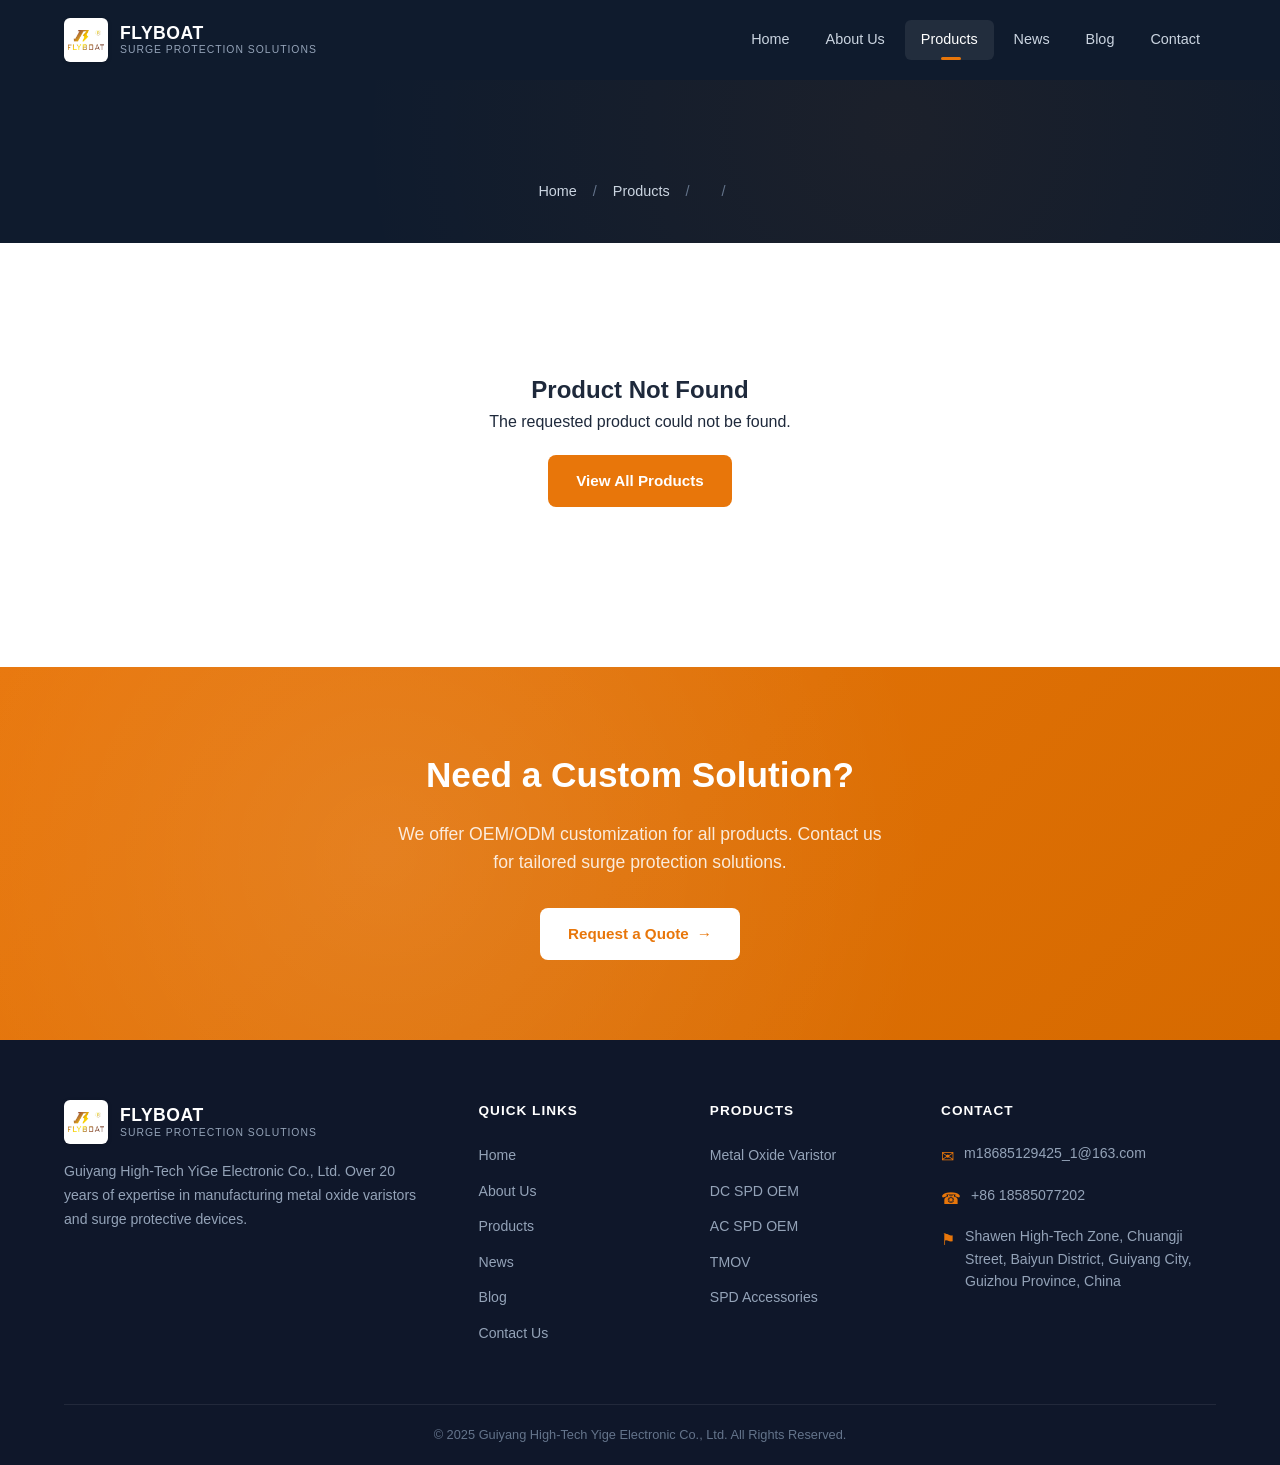
<file: product.html>
<!DOCTYPE html>
<html lang="en">
<head>
  <meta charset="UTF-8">
  <meta name="viewport" content="width=device-width, initial-scale=1.0">
  <title>Product Details | Flyboat MOV</title>
  <link rel="stylesheet" href="css/style.css">
</head>
<body>

  <!-- Header -->
  <header class="header">
    <div class="container">
      <a href="index.html" class="logo">
        <img src="images/logo.jpg" alt="Flyboat Logo" class="logo-img">
        <span>FLYBOAT<span class="logo-sub">Surge Protection Solutions</span></span>
      </a>
      <nav class="nav">
        <a href="index.html">Home</a>
        <a href="about.html">About Us</a>
        <div class="nav-dropdown">
          <a href="products.html" class="active">Products</a>
          <div class="nav-dropdown-menu">
            <a href="products.html#mov-products">Metal Oxide Varistor</a>
            <div class="nav-dropdown-sub">
              <a href="products.html#spd-products">Surge Protective Device OEM <span class="sub-arrow">&#9656;</span></a>
              <div class="nav-dropdown-submenu">
                <a href="products.html#dc-spd-products">DC SPD OEM</a>
                <a href="products.html#ac-spd-products">AC SPD OEM</a>
              </div>
            </div>
            <a href="products.html#module-products">TMOV</a>
            <a href="products.html#accessory-products">Accessories for SPDs</a>
          </div>
        </div>
        <a href="news.html">News</a>
        <a href="blog.html">Blog</a>
        <a href="contact.html">Contact</a>
      </nav>
      <button class="menu-toggle" aria-label="Toggle menu">
        <span></span><span></span><span></span>
      </button>
    </div>
  </header>

  <!-- Page Header -->
  <div class="page-header page-header-sm">
    <div class="container">
      <div class="breadcrumb">
        <a href="index.html">Home</a>
        <span class="sep">/</span>
        <a href="products.html">Products</a>
        <span class="sep">/</span>
        <span id="breadcrumb-category"></span>
        <span class="sep">/</span>
        <span id="breadcrumb-product"></span>
      </div>
    </div>
  </div>

  <!-- Product Detail -->
  <section class="section product-detail-section">
    <div class="container">
      <!-- Top: Image + Key Info -->
      <div class="product-detail-top">
        <div class="product-detail-gallery">
          <div class="product-detail-image">
            <img id="product-image" src="" alt="">
          </div>
          <div class="product-thumbs" id="product-thumbs">
            <!-- Filled by JS -->
          </div>
        </div>
        <div class="product-detail-info">
          <span class="product-detail-category" id="product-category-badge"></span>
          <h1 id="product-name"></h1>
          <p class="product-detail-short" id="product-short-desc"></p>

          <div class="product-detail-key-specs" id="product-key-specs">
            <!-- Filled by JS -->
          </div>

          <div class="product-detail-actions">
            <button class="btn btn-primary btn-arrow" onclick="openInquiry()">Send Inquiry</button>
            <a href="contact.html" class="btn btn-outline">Contact Sales</a>
          </div>

          <div class="product-detail-meta">
            <div class="meta-item"><strong>Brand:</strong> FLYBOAT</div>
            <div class="meta-item"><strong>Manufacturer:</strong> Guiyang High-Tech Yige Electronic Co., Ltd</div>
            <div class="meta-item"><strong>Payment:</strong> T/T 50% deposit, 50% before delivery</div>
            <div class="meta-item"><strong>Delivery:</strong> EXW, FOB, CFR, CIF, DDU</div>
          </div>

          <div class="product-service-row">
            <div class="product-service-item">
              <div class="product-service-icon">&#128666;</div>
              <div class="product-service-text">
                <strong>Fast Delivery</strong>
                <span>3-7 days after payment</span>
              </div>
            </div>
            <div class="product-service-item">
              <div class="product-service-icon">&#9989;</div>
              <div class="product-service-text">
                <strong>Quality Assurance</strong>
                <span>ISO 9001 &amp; UL certified</span>
              </div>
            </div>
            <div class="product-service-item">
              <div class="product-service-icon">&#128222;</div>
              <div class="product-service-text">
                <strong>24/7 Customer Service</strong>
                <span>Expert support anytime</span>
              </div>
            </div>
          </div>
        </div>
      </div>

      <!-- Description -->
      <div class="product-detail-block" id="description-block">
        <h2>Product Description</h2>
        <div id="product-description"></div>
        <div id="content-images-inline"></div>
      </div>

      <!-- Features -->
      <div class="product-detail-block" id="features-block" style="display:none">
        <h2>Features &amp; Characteristics</h2>
        <ul class="feature-list" id="product-features"></ul>
      </div>

      <!-- Specifications Tables -->
      <div class="product-detail-block" id="specs-tables-block" style="display:none">
        <h2>Technical Specifications</h2>
        <div id="product-spec-tables"></div>
      </div>

      <!-- Applications -->
      <div class="product-detail-block" id="applications-block" style="display:none">
        <h2>Applications</h2>
        <ul class="feature-list applications-list" id="product-applications"></ul>
      </div>

      <!-- Standards -->
      <div class="product-detail-block" id="standards-block" style="display:none">
        <h2>Standards &amp; Certifications</h2>
        <div class="standards-row" id="product-standards"></div>
      </div>

      <!-- Shipping & Payment -->
      <div class="product-detail-block" id="shipping-block">
        <h2>Shipping &amp; Payment</h2>
        <div class="shipping-grid">
          <div class="shipping-card">
            <div class="shipping-card-icon">&#128230;</div>
            <h3>Packing</h3>
            <p>We pack our goods in neutral boxes and brown cartons. If you have a legally registered patent, we can pack the goods in your branded boxes after getting your authorization letters.</p>
          </div>
          <div class="shipping-card">
            <div class="shipping-card-icon">&#128176;</div>
            <h3>Payment Terms</h3>
            <p>T/T 50% as deposit, and 50% before delivery. We'll show you photos of the products and packages before you pay the balance.</p>
          </div>
          <div class="shipping-card">
            <div class="shipping-card-icon">&#128666;</div>
            <h3>Delivery</h3>
            <p>EXW, FOB, CFR, CIF, DDU. Generally 3-7 days after receiving your advance payment. The specific delivery time depends on the items and the quantity of your order.</p>
          </div>
          <div class="shipping-card">
            <div class="shipping-card-icon">&#128232;</div>
            <h3>Shipping Policy</h3>
            <p>All items will be shipped within 60 business days after received cleared payment. International shipping may delay due to strict customs and bad weather. Please contact us if you have NOT received item after 35 days.</p>
          </div>
        </div>
      </div>

      <!-- Why Choose Us -->
      <div class="product-detail-block" id="why-choose-block">
        <h2>Why Choose FLYBOAT</h2>
        <div class="why-choose-grid">
          <div class="why-choose-card">
            <div class="why-choose-icon">&#9989;</div>
            <h3>Quality Assurance</h3>
            <p>All the products will go through lots of tests carefully before dispatch</p>
          </div>
          <div class="why-choose-card">
            <div class="why-choose-icon">&#128666;</div>
            <h3>Fast Shipping</h3>
            <p>Competitive production capacity and fast shipping worldwide</p>
          </div>
          <div class="why-choose-card">
            <div class="why-choose-icon">&#128176;</div>
            <h3>Factory Direct Price</h3>
            <p>Factory direct sale, most competitive manufacturer's price</p>
          </div>
          <div class="why-choose-card">
            <div class="why-choose-icon">&#128230;</div>
            <h3>Small Order Acceptable</h3>
            <p>Small orders are acceptable for testing and sample evaluation</p>
          </div>
        </div>
      </div>

      <!-- FAQ -->
      <div class="product-detail-block" id="faq-block">
        <h2>Frequently Asked Questions</h2>
        <div class="faq-list" id="faq-list">
          <div class="faq-item">
            <button class="faq-question" onclick="toggleFaq(this)">
              <span>What is your terms of packing?</span>
              <span class="faq-toggle">+</span>
            </button>
            <div class="faq-answer">
              <p>Generally, we pack our goods in neutral boxes and brown cartons. If you have a legally registered patent, we can pack the goods in your branded boxes after getting your authorization letters.</p>
            </div>
          </div>
          <div class="faq-item">
            <button class="faq-question" onclick="toggleFaq(this)">
              <span>What is your terms of payment?</span>
              <span class="faq-toggle">+</span>
            </button>
            <div class="faq-answer">
              <p>T/T 50% as deposit, and 50% before delivery. We'll show you the photos of the products and packages before you pay the balance.</p>
            </div>
          </div>
          <div class="faq-item">
            <button class="faq-question" onclick="toggleFaq(this)">
              <span>What is your terms of delivery?</span>
              <span class="faq-toggle">+</span>
            </button>
            <div class="faq-answer">
              <p>EXW, FOB, CFR, CIF, DDU.</p>
            </div>
          </div>
          <div class="faq-item">
            <button class="faq-question" onclick="toggleFaq(this)">
              <span>How about your delivery time?</span>
              <span class="faq-toggle">+</span>
            </button>
            <div class="faq-answer">
              <p>Generally, it will take 3-7 days after receiving your advance payment. The specific delivery time depends on the items and the quantity of your order.</p>
            </div>
          </div>
        </div>
      </div>

      <!-- Customer Feedback & Service -->
      <div class="product-detail-block" id="feedback-block">
        <h2>Customer Feedback &amp; Service</h2>
        <div class="feedback-grid">
          <div class="feedback-card">
            <div class="feedback-card-icon">&#128077;</div>
            <h3>Your Satisfaction Matters</h3>
            <p>Your satisfaction is most important for us. If you have a problem or question regarding your transaction, please contact us before leaving any type of feedback. We are always willing to work things out.</p>
          </div>
          <div class="feedback-card">
            <div class="feedback-card-icon">&#128222;</div>
            <h3>24/7 Customer Support</h3>
            <p>Our engineering team provides expert guidance on product selection, technical specifications, and application support. Contact us anytime.</p>
          </div>
          <div class="feedback-card">
            <div class="feedback-card-icon">&#11088;</div>
            <h3>Share Your Experience</h3>
            <p>Once you have received your item, please leave feedback for us as this will inform us that you have received your items. We really appreciate your positive feedback and 5 Star ratings.</p>
          </div>
        </div>
      </div>

      <!-- Related Products -->
      <div class="product-detail-block" id="related-block">
        <h2>Related Products</h2>
        <div class="products-grid" id="related-products"></div>
      </div>
    </div>
  </section>

  <!-- Inquiry Modal -->
  <div class="modal-overlay" id="inquiry-modal" style="display:none">
    <div class="modal">
      <button class="modal-close" onclick="closeInquiry()">&times;</button>
      <h2>Product Inquiry</h2>
      <p class="modal-product-name" id="modal-product-name"></p>
      <form id="inquiry-form" onsubmit="submitInquiry(event)">
        <div class="form-row">
          <div class="form-group">
            <label for="inq-name">Your Name *</label>
            <input type="text" id="inq-name" required placeholder="Full name">
          </div>
          <div class="form-group">
            <label for="inq-email">Email *</label>
            <input type="email" id="inq-email" required placeholder="your@email.com">
          </div>
        </div>
        <div class="form-row">
          <div class="form-group">
            <label for="inq-company">Company</label>
            <input type="text" id="inq-company" placeholder="Company name">
          </div>
          <div class="form-group">
            <label for="inq-phone">Phone</label>
            <input type="tel" id="inq-phone" placeholder="+1 234 567 890">
          </div>
        </div>
        <div class="form-group">
          <label for="inq-quantity">Quantity</label>
          <input type="text" id="inq-quantity" placeholder="e.g. 10,000 pieces">
        </div>
        <div class="form-group">
          <label for="inq-message">Message *</label>
          <textarea id="inq-message" required placeholder="Please describe your requirements, specifications needed, and any questions..."></textarea>
        </div>
        <button type="submit" class="btn btn-primary" style="width:100%">Submit Inquiry</button>
      </form>
    </div>
  </div>

  <!-- CTA -->
  <section class="cta">
    <div class="container">
      <h2>Need a Custom Solution?</h2>
      <p>We offer OEM/ODM customization for all products. Contact us for tailored surge protection solutions.</p>
      <a href="contact.html" class="btn btn-arrow">Request a Quote</a>
    </div>
  </section>

  <!-- Footer -->
  <footer class="footer">
    <div class="container">
      <div class="footer-grid">
        <div class="footer-brand">
          <div class="logo">
            <img src="images/logo.jpg" alt="Flyboat Logo" class="logo-img">
            <span>FLYBOAT<span class="logo-sub">Surge Protection Solutions</span></span>
          </div>
          <p>Guiyang High-Tech YiGe Electronic Co., Ltd. Over 20 years of expertise in manufacturing metal oxide varistors and surge protective devices.</p>
        </div>
        <div class="footer-col">
          <h4>Quick Links</h4>
          <ul>
            <li><a href="index.html">Home</a></li>
            <li><a href="about.html">About Us</a></li>
            <li><a href="products.html">Products</a></li>
            <li><a href="news.html">News</a></li>
            <li><a href="blog.html">Blog</a></li>
            <li><a href="contact.html">Contact Us</a></li>
          </ul>
        </div>
        <div class="footer-col">
          <h4>Products</h4>
          <ul>
            <li><a href="products.html">Metal Oxide Varistor</a></li>
            <li><a href="products.html">DC SPD OEM</a></li>
            <li><a href="products.html">AC SPD OEM</a></li>
            <li><a href="products.html">TMOV</a></li>
            <li><a href="products.html">SPD Accessories</a></li>
          </ul>
        </div>
        <div class="footer-col">
          <h4>Contact</h4>
          <div class="footer-contact-item">
            <span class="icon">&#9993;</span>
            <span>m18685129425_1@163.com</span>
          </div>
          <div class="footer-contact-item">
            <span class="icon">&#9742;</span>
            <span>+86 18585077202</span>
          </div>
          <div class="footer-contact-item">
            <span class="icon">&#9873;</span>
            <span>Shawen High-Tech Zone, Chuangji Street, Baiyun District, Guiyang City, Guizhou Province, China</span>
          </div>
        </div>
      </div>
      <div class="footer-bottom">
        &copy; 2025 Guiyang High-Tech Yige Electronic Co., Ltd. All Rights Reserved.
      </div>
    </div>
  </footer>

  <script src="js/products-data.js"></script>
  <script src="js/content-images.js"></script>
  <script src="js/main.js"></script>
  <script>
  document.addEventListener('DOMContentLoaded', function() {
    var params = new URLSearchParams(window.location.search);
    var id = params.get('id');
    if (!id || !window.PRODUCTS_DATA || !window.PRODUCTS_DATA[id]) {
      document.querySelector('.product-detail-section .container').innerHTML =
        '<div style="text-align:center;padding:80px 0"><h2>Product Not Found</h2><p>The requested product could not be found.</p><a href="products.html" class="btn btn-primary" style="margin-top:20px">View All Products</a></div>';
      return;
    }

    var p = window.PRODUCTS_DATA[id];
    document.title = p.name + ' | Flyboat MOV';

    // Breadcrumb
    document.getElementById('breadcrumb-category').textContent = p.category;
    document.getElementById('breadcrumb-product').textContent = p.name;

    // Image
    var img = document.getElementById('product-image');
    img.src = p.image;
    img.alt = p.name;

    // Image gallery thumbnails
    var allImages = p.images && p.images.length > 1 ? p.images : [p.image];
    if (allImages.length > 1) {
      var thumbsHtml = '';
      allImages.forEach(function(src, idx) {
        thumbsHtml += '<div class="product-thumb' + (idx === 0 ? ' active' : '') + '" data-src="' + src + '">';
        thumbsHtml += '<img src="' + src + '" alt="' + p.name + ' - Image ' + (idx + 1) + '">';
        thumbsHtml += '</div>';
      });
      document.getElementById('product-thumbs').innerHTML = thumbsHtml;
      // Add click handlers to thumbnails
      document.querySelectorAll('.product-thumb').forEach(function(thumb) {
        thumb.addEventListener('click', function() {
          document.querySelectorAll('.product-thumb').forEach(function(t) { t.classList.remove('active'); });
          thumb.classList.add('active');
          img.src = thumb.getAttribute('data-src');
        });
      });
    }

    // Basic info
    document.getElementById('product-category-badge').textContent = p.category;
    document.getElementById('product-name').textContent = p.name;
    document.getElementById('product-short-desc').textContent = p.shortDesc;

    // Key specs
    if (p.specs && p.specs.length) {
      var specsHtml = '';
      p.specs.forEach(function(s) {
        specsHtml += '<div class="key-spec"><span class="key-spec-label">' + s.label + '</span><span class="key-spec-value">' + s.value + '</span></div>';
      });
      document.getElementById('product-key-specs').innerHTML = specsHtml;
    }

    // Description
    document.getElementById('product-description').innerHTML = p.description;

    // Features
    if (p.features && p.features.length) {
      document.getElementById('features-block').style.display = '';
      var featHtml = '';
      p.features.forEach(function(f) {
        featHtml += '<li>' + f + '</li>';
      });
      document.getElementById('product-features').innerHTML = featHtml;
    }

    // Spec Tables
    if (p.specTables && p.specTables.length) {
      document.getElementById('specs-tables-block').style.display = '';
      var tablesHtml = '';
      p.specTables.forEach(function(t) {
        tablesHtml += '<h3 class="spec-table-title">' + t.title + '</h3>';
        tablesHtml += '<div class="spec-table-wrap"><table class="spec-table"><thead><tr>';
        t.headers.forEach(function(h) {
          tablesHtml += '<th>' + h + '</th>';
        });
        tablesHtml += '</tr></thead><tbody>';
        t.rows.forEach(function(row) {
          tablesHtml += '<tr>';
          row.forEach(function(cell) {
            tablesHtml += '<td>' + cell + '</td>';
          });
          tablesHtml += '</tr>';
        });
        tablesHtml += '</tbody></table></div>';
      });
      document.getElementById('product-spec-tables').innerHTML = tablesHtml;
    }

    // Applications
    if (p.applications && p.applications.length) {
      document.getElementById('applications-block').style.display = '';
      var appHtml = '';
      p.applications.forEach(function(a) {
        appHtml += '<li>' + a + '</li>';
      });
      document.getElementById('product-applications').innerHTML = appHtml;
    }

    // Standards
    if (p.standards && p.standards.length) {
      document.getElementById('standards-block').style.display = '';
      var stdHtml = '';
      p.standards.forEach(function(s) {
        stdHtml += '<span class="standard-badge">' + s + '</span>';
      });
      document.getElementById('product-standards').innerHTML = stdHtml;
    }

    // Related Products (same category, max 3)
    var related = [];
    Object.keys(window.PRODUCTS_DATA).forEach(function(key) {
      if (key !== id && window.PRODUCTS_DATA[key].categorySlug === p.categorySlug && related.length < 3) {
        related.push(window.PRODUCTS_DATA[key]);
      }
    });
    if (related.length) {
      var relHtml = '';
      related.forEach(function(r) {
        relHtml += '<div class="product-card"><a href="product.html?id=' + r.id + '">';
        relHtml += '<div class="product-card-img"><img src="' + r.image + '" alt="' + r.name + '"></div>';
        relHtml += '<div class="product-card-body"><h3>' + r.name + '</h3>';
        relHtml += '<p>' + r.shortDesc.substring(0, 100) + '...</p>';
        relHtml += '<span class="card-link">View Details &rarr;</span>';
        relHtml += '</div></a></div>';
      });
      document.getElementById('related-products').innerHTML = relHtml;
    } else {
      document.getElementById('related-block').style.display = 'none';
    }

    // Product-specific FAQ (appended to the default FAQ list)
    if (p.faq && p.faq.length) {
      var faqHtml = '';
      p.faq.forEach(function(f) {
        faqHtml += '<div class="faq-item">';
        faqHtml += '<button class="faq-question" onclick="toggleFaq(this)">';
        faqHtml += '<span>' + f.question + '</span>';
        faqHtml += '<span class="faq-toggle">+</span>';
        faqHtml += '</button>';
        faqHtml += '<div class="faq-answer"><p>' + f.answer + '</p></div>';
        faqHtml += '</div>';
      });
      document.getElementById('faq-list').insertAdjacentHTML('beforeend', faqHtml);
    }

    // Content Images - inline full-width previews after description
    if (p.contentImages && p.contentImages.length) {
      var ciHtml = '';
      p.contentImages.forEach(function(src, idx) {
        ciHtml += '<img class="content-image-inline" src="' + src + '" alt="' + p.name + ' - ' + (idx + 1) + '" loading="lazy">';
      });
      document.getElementById('content-images-inline').innerHTML = ciHtml;
    }

    // Modal product name
    document.getElementById('modal-product-name').textContent = 'Inquiry for: ' + p.name;
  });

  function toggleFaq(btn) {
    var item = btn.parentElement;
    var isOpen = item.classList.contains('active');
    // Close all
    document.querySelectorAll('.faq-item').forEach(function(el) {
      el.classList.remove('active');
      el.querySelector('.faq-toggle').textContent = '+';
    });
    // Open clicked if was closed
    if (!isOpen) {
      item.classList.add('active');
      btn.querySelector('.faq-toggle').textContent = '-';
    }
  }

  function openInquiry() {
    document.getElementById('inquiry-modal').style.display = 'flex';
    document.body.style.overflow = 'hidden';
  }
  function closeInquiry() {
    document.getElementById('inquiry-modal').style.display = 'none';
    document.body.style.overflow = '';
  }
  function submitInquiry(e) {
    e.preventDefault();
    alert('Thank you for your inquiry about this product. Our team will contact you within 24 hours.');
    closeInquiry();
    document.getElementById('inquiry-form').reset();
  }
  // Close modal on overlay click
  document.addEventListener('click', function(e) {
    if (e.target.id === 'inquiry-modal') closeInquiry();
  });
  </script>
</body>
</html>
</file>
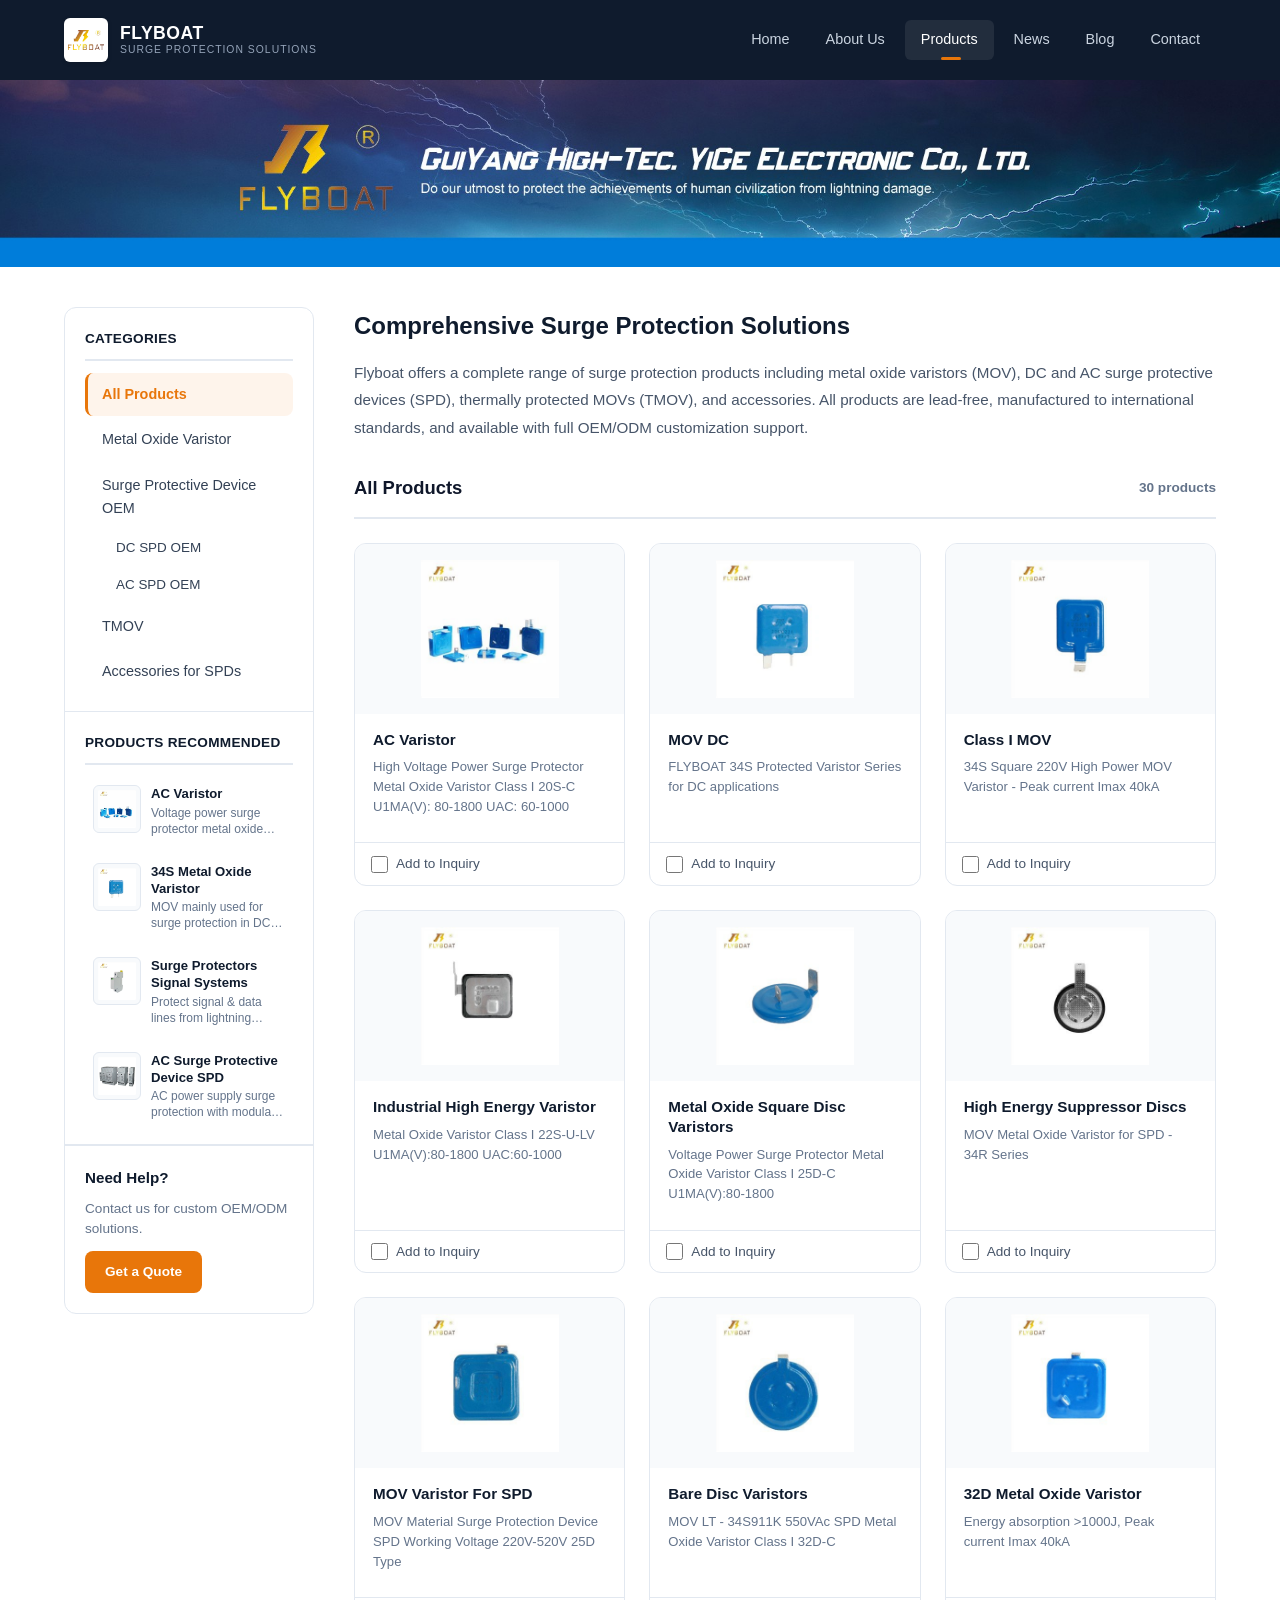
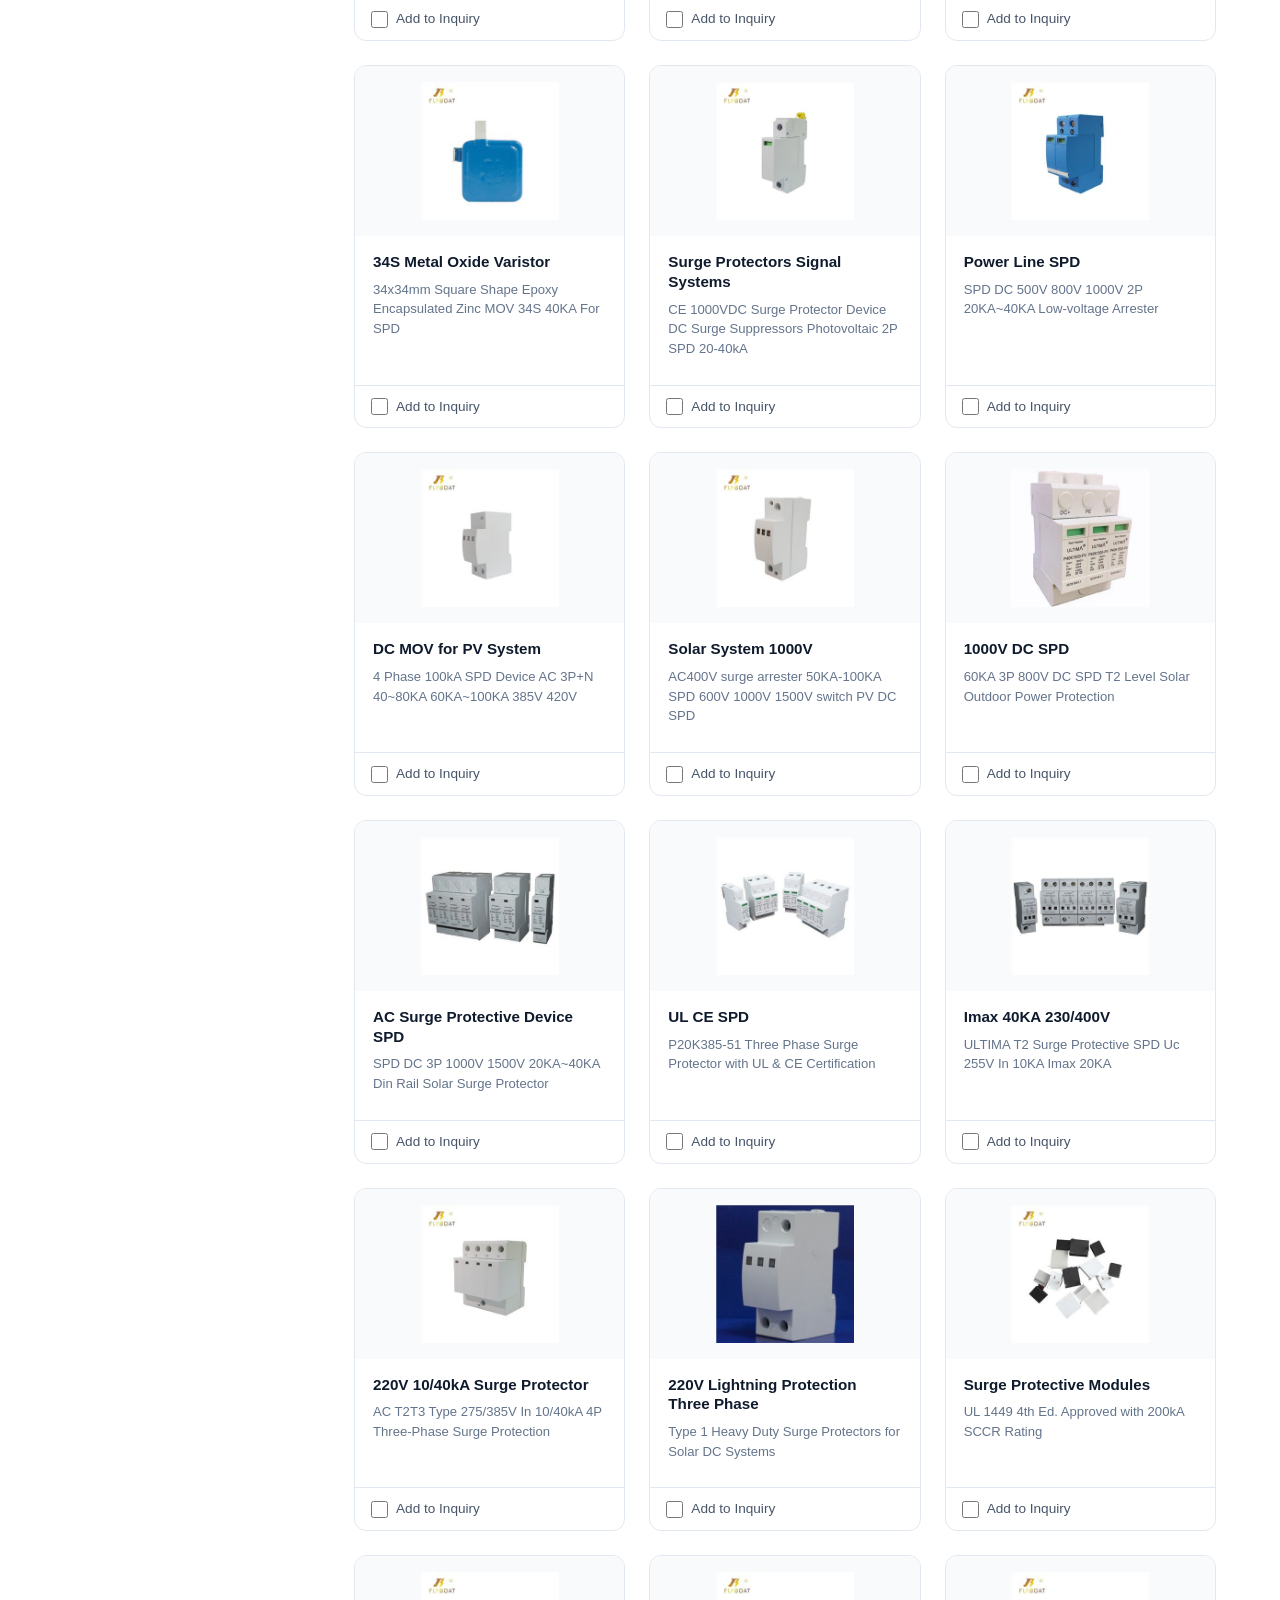
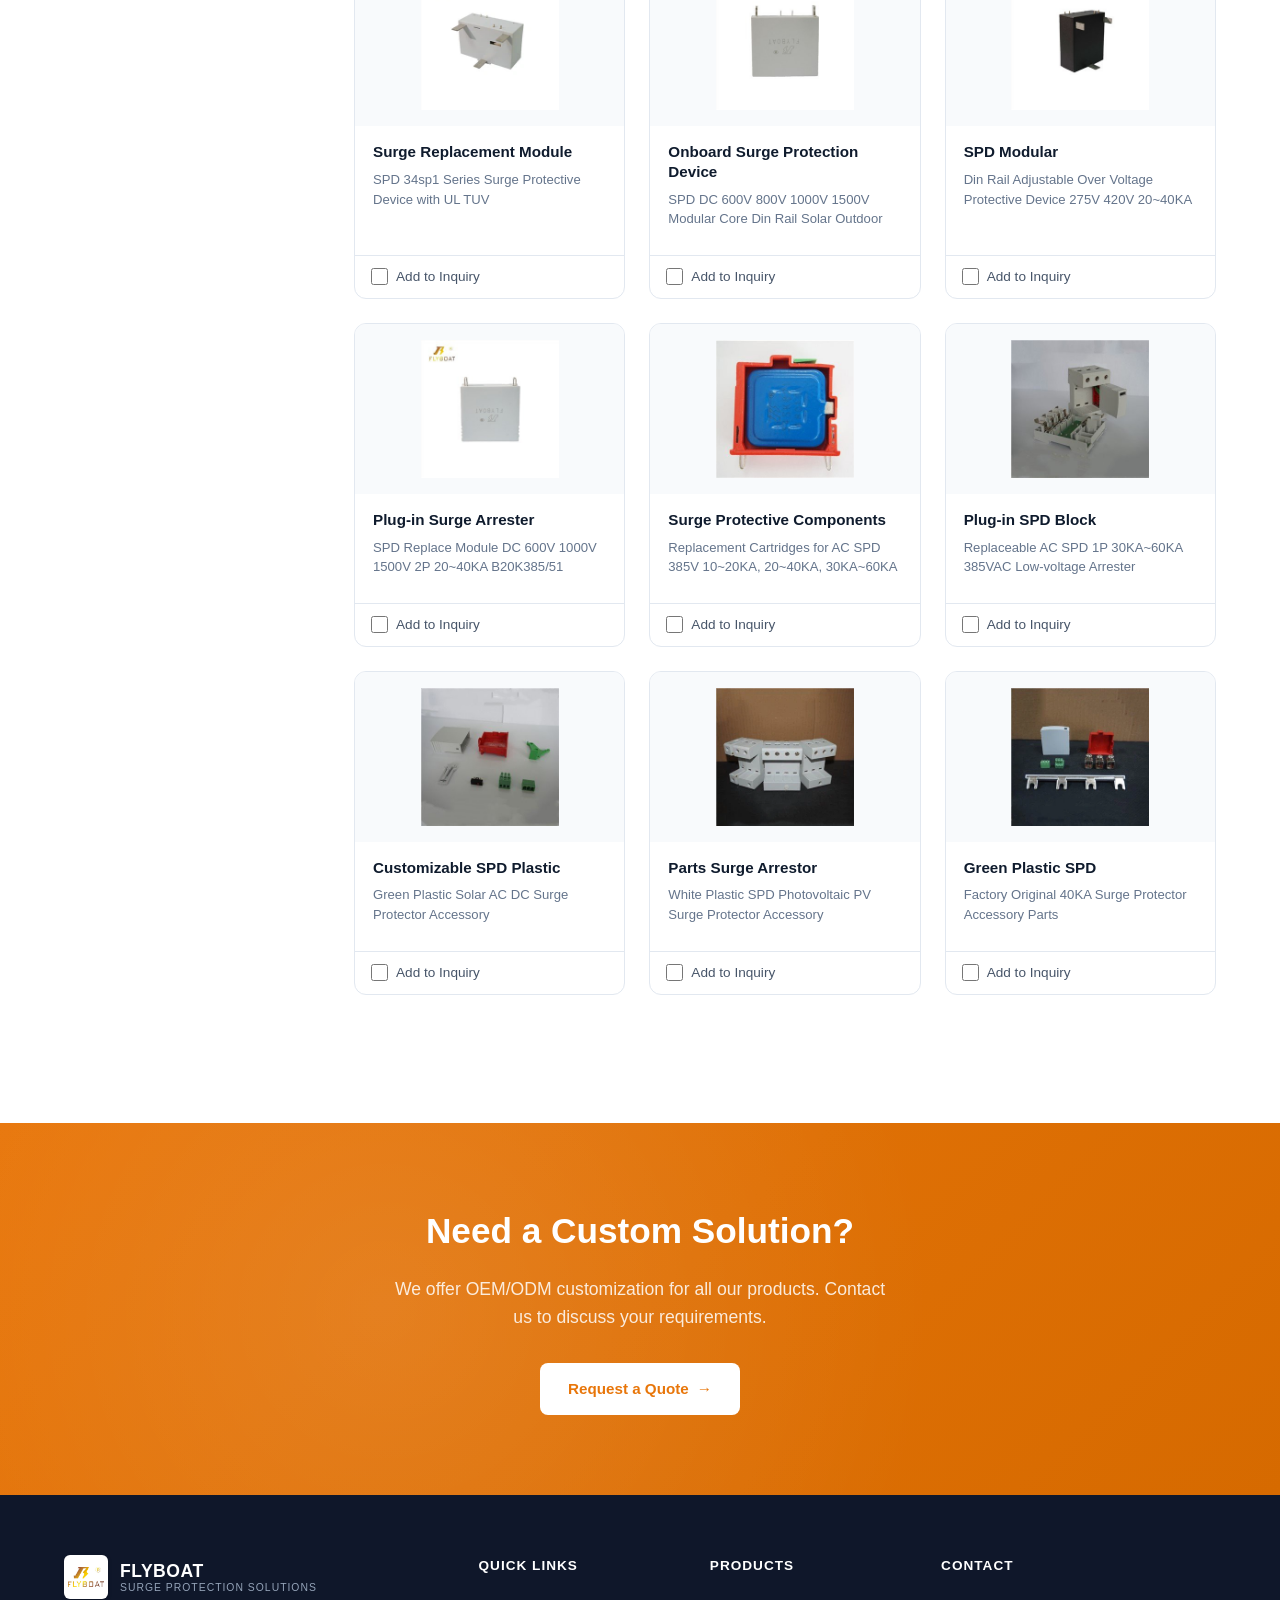
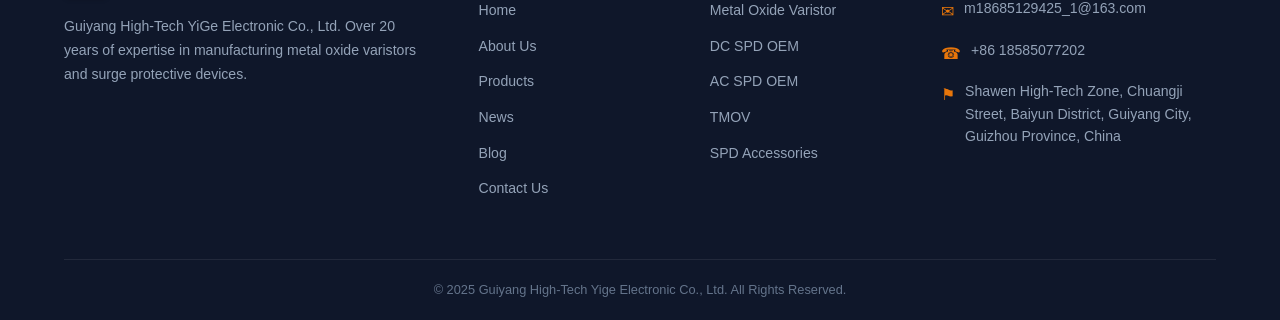
<file: products.html>
<!DOCTYPE html>
<html lang="en">
<head>
  <meta charset="UTF-8">
  <meta name="viewport" content="width=device-width, initial-scale=1.0">
  <title>Products | Flyboat MOV</title>
  <meta name="description" content="Browse Flyboat's complete range of metal oxide varistors, surge protective devices, TMOV, and SPD accessories. OEM/ODM customization available.">
  <link rel="stylesheet" href="css/style.css">
</head>
<body>

  <!-- Header -->
  <header class="header">
    <div class="container">
      <a href="index.html" class="logo">
        <img src="images/logo.jpg" alt="Flyboat Logo" class="logo-img">
        <span>FLYBOAT<span class="logo-sub">Surge Protection Solutions</span></span>
      </a>
      <nav class="nav">
        <a href="index.html">Home</a>
        <a href="about.html">About Us</a>
        <div class="nav-dropdown">
          <a href="products.html" class="active">Products</a>
          <div class="nav-dropdown-menu">
            <a href="products.html#mov-products">Metal Oxide Varistor</a>
            <div class="nav-dropdown-sub">
              <a href="products.html#spd-products">Surge Protective Device OEM <span class="sub-arrow">&#9656;</span></a>
              <div class="nav-dropdown-submenu">
                <a href="products.html#dc-spd-products">DC SPD OEM</a>
                <a href="products.html#ac-spd-products">AC SPD OEM</a>
              </div>
            </div>
            <a href="products.html#module-products">TMOV</a>
            <a href="products.html#accessory-products">Accessories for SPDs</a>
          </div>
        </div>
        <a href="news.html">News</a>
        <a href="blog.html">Blog</a>
        <a href="contact.html">Contact</a>
      </nav>
      <button class="menu-toggle" aria-label="Toggle menu">
        <span></span><span></span><span></span>
      </button>
    </div>
  </header>

  <!-- Banner Image -->
  <div class="products-banner">
    <img src="images/banner-products.jpg" alt="Flyboat Surge Protection Products">
  </div>

  <!-- Products Layout: Sidebar + Main -->
  <section class="section products-page-section">
    <div class="container">
      <div class="products-layout">

        <!-- Sidebar -->
        <aside class="products-sidebar">
          <div class="sidebar-section">
            <h3>Categories</h3>
            <ul class="sidebar-cat-list">
              <li><a href="#all" class="sidebar-cat-link active" data-category="all">All Products</a></li>
              <li><a href="#mov-products" class="sidebar-cat-link" data-category="metal-oxide-varistor">Metal Oxide Varistor</a></li>
              <li class="sidebar-cat-parent">
                <a href="#spd-products" class="sidebar-cat-link" data-category="spd">Surge Protective Device OEM</a>
                <ul class="sidebar-sub-list">
                  <li><a href="#dc-spd-products" class="sidebar-cat-link" data-category="dc-spd">DC SPD OEM</a></li>
                  <li><a href="#ac-spd-products" class="sidebar-cat-link" data-category="ac-spd">AC SPD OEM</a></li>
                </ul>
              </li>
              <li><a href="#module-products" class="sidebar-cat-link" data-category="protection-module">TMOV</a></li>
              <li><a href="#accessory-products" class="sidebar-cat-link" data-category="accessories-for-spds">Accessories for SPDs</a></li>
            </ul>
          </div>

          <div class="sidebar-section">
            <h3>Products Recommended</h3>
            <div class="sidebar-recommended">
              <a href="product.html?id=ac-varistor" class="sidebar-rec-item">
                <img src="images/products/ac-varistor.jpg" alt="AC Varistor">
                <div class="sidebar-rec-info">
                  <span class="sidebar-rec-name">AC Varistor</span>
                  <span class="sidebar-rec-desc">Voltage power surge protector metal oxide varistor for AC applications</span>
                </div>
              </a>
              <a href="product.html?id=mov-dc" class="sidebar-rec-item">
                <img src="images/products/mov-dc.jpg" alt="34S Metal Oxide Varistor">
                <div class="sidebar-rec-info">
                  <span class="sidebar-rec-name">34S Metal Oxide Varistor</span>
                  <span class="sidebar-rec-desc">MOV mainly used for surge protection in DC power systems</span>
                </div>
              </a>
              <a href="product.html?id=surge-protectors-signal-systems" class="sidebar-rec-item">
                <img src="images/products/surge-protectors-signal-systems.jpg" alt="Surge Protectors Signal Systems">
                <div class="sidebar-rec-info">
                  <span class="sidebar-rec-name">Surge Protectors Signal Systems</span>
                  <span class="sidebar-rec-desc">Protect signal &amp; data lines from lightning surges</span>
                </div>
              </a>
              <a href="product.html?id=ac-surge-protective-device-spd" class="sidebar-rec-item">
                <img src="images/products/ac-surge-protective-device-spd.jpg" alt="AC Surge Protective Device SPD">
                <div class="sidebar-rec-info">
                  <span class="sidebar-rec-name">AC Surge Protective Device SPD</span>
                  <span class="sidebar-rec-desc">AC power supply surge protection with modular design</span>
                </div>
              </a>
            </div>
          </div>

          <!-- Sidebar Contact -->
          <div class="sidebar-contact">
            <h4>Need Help?</h4>
            <p>Contact us for custom OEM/ODM solutions.</p>
            <a href="contact.html" class="btn btn-sm btn-primary">Get a Quote</a>
          </div>
        </aside>

        <!-- Main Content -->
        <div class="products-main">
          <!-- "What is XXX" Section -->
          <div class="products-what-is" id="products-what-is">
            <!-- Filled by JS -->
          </div>

          <!-- "Advantages of XXX" Section -->
          <div class="products-advantages" id="products-advantages" style="display:none">
            <!-- Filled by JS -->
          </div>

          <!-- Product Grid Header -->
          <div class="products-main-header">
            <h3 id="products-grid-title">Products</h3>
            <div class="products-count"><span id="products-count-num">0</span> products</div>
          </div>

          <!-- Product Grid -->
          <div class="products-grid-cards" id="products-grid"></div>
        </div>

      </div>
    </div>
  </section>

  <!-- Floating Inquiry Cart -->
  <div class="inquiry-cart" id="inquiry-cart" style="display:none">
    <div class="inquiry-cart-header">
      <span>&#128203; Inquiry Basket (<span id="cart-count">0</span>)</span>
      <button class="inquiry-cart-toggle" id="cart-toggle" title="Collapse">&#9660;</button>
    </div>
    <div class="inquiry-cart-body" id="cart-body">
      <ul class="inquiry-cart-list" id="cart-list"></ul>
      <div class="inquiry-cart-actions">
        <button class="btn btn-sm btn-outline inquiry-cart-clear" onclick="clearCart()">Clear All</button>
        <button class="btn btn-sm btn-primary" onclick="openInquiryFromCart()">Send Inquiry</button>
      </div>
    </div>
  </div>

  <!-- Inquiry Modal -->
  <div class="modal-overlay" id="inquiry-modal" style="display:none">
    <div class="modal">
      <button class="modal-close" onclick="closeInquiry()">&times;</button>
      <h2>Product Inquiry</h2>
      <div id="modal-product-list" class="modal-product-list"></div>
      <form id="inquiry-form" onsubmit="submitInquiry(event)">
        <div class="form-row">
          <div class="form-group">
            <label for="inq-name">Your Name *</label>
            <input type="text" id="inq-name" required placeholder="Full name">
          </div>
          <div class="form-group">
            <label for="inq-email">Email *</label>
            <input type="email" id="inq-email" required placeholder="your@email.com">
          </div>
        </div>
        <div class="form-row">
          <div class="form-group">
            <label for="inq-company">Company</label>
            <input type="text" id="inq-company" placeholder="Company name">
          </div>
          <div class="form-group">
            <label for="inq-phone">Phone</label>
            <input type="tel" id="inq-phone" placeholder="+1 234 567 890">
          </div>
        </div>
        <div class="form-group">
          <label for="inq-message">Message *</label>
          <textarea id="inq-message" required placeholder="Please describe your requirements, specifications needed, and any questions..."></textarea>
        </div>
        <button type="submit" class="btn btn-primary" style="width:100%">Submit Inquiry</button>
      </form>
    </div>
  </div>

  <!-- CTA -->
  <section class="cta">
    <div class="container">
      <h2>Need a Custom Solution?</h2>
      <p>We offer OEM/ODM customization for all our products. Contact us to discuss your requirements.</p>
      <a href="contact.html" class="btn btn-arrow">Request a Quote</a>
    </div>
  </section>

  <!-- Footer -->
  <footer class="footer">
    <div class="container">
      <div class="footer-grid">
        <div class="footer-brand">
          <div class="logo">
            <img src="images/logo.jpg" alt="Flyboat Logo" class="logo-img">
            <span>FLYBOAT<span class="logo-sub">Surge Protection Solutions</span></span>
          </div>
          <p>Guiyang High-Tech YiGe Electronic Co., Ltd. Over 20 years of expertise in manufacturing metal oxide varistors and surge protective devices.</p>
        </div>
        <div class="footer-col">
          <h4>Quick Links</h4>
          <ul>
            <li><a href="index.html">Home</a></li>
            <li><a href="about.html">About Us</a></li>
            <li><a href="products.html">Products</a></li>
            <li><a href="news.html">News</a></li>
            <li><a href="blog.html">Blog</a></li>
            <li><a href="contact.html">Contact Us</a></li>
          </ul>
        </div>
        <div class="footer-col">
          <h4>Products</h4>
          <ul>
            <li><a href="products.html#mov-products">Metal Oxide Varistor</a></li>
            <li><a href="products.html#dc-spd-products">DC SPD OEM</a></li>
            <li><a href="products.html#ac-spd-products">AC SPD OEM</a></li>
            <li><a href="products.html#module-products">TMOV</a></li>
            <li><a href="products.html#accessory-products">SPD Accessories</a></li>
          </ul>
        </div>
        <div class="footer-col">
          <h4>Contact</h4>
          <div class="footer-contact-item">
            <span class="icon">&#9993;</span>
            <span>m18685129425_1@163.com</span>
          </div>
          <div class="footer-contact-item">
            <span class="icon">&#9742;</span>
            <span>+86 18585077202</span>
          </div>
          <div class="footer-contact-item">
            <span class="icon">&#9873;</span>
            <span>Shawen High-Tech Zone, Chuangji Street, Baiyun District, Guiyang City, Guizhou Province, China</span>
          </div>
        </div>
      </div>
      <div class="footer-bottom">
        &copy; 2025 Guiyang High-Tech Yige Electronic Co., Ltd. All Rights Reserved.
      </div>
    </div>
  </footer>

  <script src="js/products-data.js"></script>
  <script src="js/main.js"></script>
  <script>
  document.addEventListener('DOMContentLoaded', function() {
    if (!window.PRODUCTS_DATA) return;

    // ========== Category content data ==========
    var categoryContent = {
      'all': {
        whatIs: {
          title: 'Comprehensive Surge Protection Solutions',
          text: 'Flyboat offers a complete range of surge protection products including metal oxide varistors (MOV), DC and AC surge protective devices (SPD), thermally protected MOVs (TMOV), and accessories. All products are lead-free, manufactured to international standards, and available with full OEM/ODM customization support.'
        },
        advantages: null
      },
      'metal-oxide-varistor': {
        whatIs: {
          title: 'What is Metal Oxide Varistor?',
          text: 'Metal oxide varistors are voltage dependent, nonlinear devices which have an electrical behavior similar to back-to-back zener diodes. When exposed to high voltage transients, the varistor impedance changes many orders of magnitude from a near open circuit to a highly conductive level, clamping the transient voltage to a safe level and absorbing the potentially destructive energy to protect circuit components.'
        },
        advantages: {
          title: 'Advantages of Metal Oxide Varistor',
          items: [
            { heading: 'Voltage Clamping', text: 'MOVs provide effective voltage clamping, diverting excess voltage away from sensitive electronic components and protecting them from transient overvoltages.' },
            { heading: 'Fast Response Time', text: 'They demonstrate fast response time, reacting quickly to voltage spikes and limiting the duration of overvoltage conditions. Response time is less than 25ns.' },
            { heading: 'Cost-Effective', text: 'MOVs are relatively simple and cost-effective components, making them ideal for large-scale applications in consumer electronics and industrial equipment.' },
            { heading: 'Long Lifespan', text: 'They maintain a long lifespan during normal operation, providing reliable surge protection throughout the entire service life of the equipment.' }
          ]
        }
      },
      'spd': {
        whatIs: {
          title: 'What is Surge Protective Device OEM?',
          text: 'A Surge Protective Device OEM (Original Equipment Manufacturer) is a company that specializes in designing, manufacturing, and supplying surge protective devices for various applications and industries. These manufacturers create tailored surge protection solutions and help organizations access expertise in surge protection technology while ensuring compliance with industry standards.'
        },
        advantages: {
          title: 'Advantages of Surge Protective Device OEM',
          items: [
            { heading: 'Prevents Electrical Problems', text: 'Surge protectors prevent damage to electrical components, wiring, and equipment that could result from power surges and voltage spikes, ensuring continuous operation of critical systems.' },
            { heading: 'Equipment Protection', text: 'The devices safeguard necessary systems, particularly high-power equipment that frequently cycles on and off, extending equipment lifespan and reducing maintenance costs.' },
            { heading: 'Customization', text: 'SPD OEMs can provide tailored surge protection solutions to meet specific application requirements, ensuring optimal protection for sensitive equipment.' },
            { heading: 'Technical Support', text: 'OEMs offer technical assistance, training, and guidance on installation, maintenance, and troubleshooting of surge protection devices.' }
          ]
        }
      },
      'dc-spd': {
        whatIs: {
          title: 'What is DC SPD OEM?',
          text: 'DC surge protective devices protect against lightning surge voltages in solar systems (PV power supply systems). These units install in parallel on DC networks and deliver common and different modes protection against electrical surges and spikes, whether caused directly or indirectly by lightning strikes. As an OEM manufacturer, Flyboat provides custom-branded DC SPD solutions tailored to your specifications.'
        },
        advantages: {
          title: 'Advantages of DC SPD OEM',
          items: [
            { heading: 'Electrical Problem Prevention', text: 'DC SPDs help prevent electrical problems while providing peace of mind for users by ensuring continuous operation of critical systems such as photovoltaic installations.' },
            { heading: 'Extended Equipment Lifespan', text: 'Benefits include increased equipment lifespan, reduced maintenance costs, improved system reliability, and enhanced safety for DC electrical installations.' },
            { heading: 'Customization Capability', text: 'As an OEM, Flyboat offers tailored surge protection solutions designed to meet specific application requirements, ensuring optimal protection for sensitive equipment.' },
            { heading: 'Technical Support', text: 'Flyboat provides technical assistance, training, and guidance on installation, maintenance, and troubleshooting of DC surge protection devices.' }
          ]
        }
      },
      'ac-spd': {
        whatIs: {
          title: 'What is AC SPD OEM?',
          text: 'Equipment connected to alternating current (AC) networks can be easily subjected to a multitude of undesirable electrical phenomena. AC surge protection devices are engineered to safeguard electrical systems and equipment from surge events by restricting transient voltages and redirecting surge currents. These protectors address serious risks posed by voltage surges and power anomalies, making them essential for system safety.'
        },
        advantages: {
          title: 'Advantages of AC SPD OEM',
          items: [
            { heading: 'Protecting Electronic Products & Appliances', text: 'AC surge protection devices rapidly interrupt high-voltage surges during surge events, preventing them from damaging connected electronic products and appliances. This extends equipment lifespan and reduces costly repairs.' },
            { heading: 'Enhancing Electrical Safety', text: 'Surge events are a common cause of electrical system failures and fires. AC SPDs maintain electrical system stability, minimizing circuit damage and significantly reducing fire risks and other electrical hazards.' },
            { heading: 'Technical Support', text: 'Flyboat AC SPD OEM offers technical assistance, training, and guidance on installation, maintenance, and troubleshooting of surge protection devices.' },
            { heading: 'Customization', text: 'AC SPD OEM provides tailored surge protection solutions to meet specific application requirements, ensuring optimal protection for sensitive equipment in residential, commercial, and industrial settings.' }
          ]
        }
      },
      'protection-module': {
        whatIs: {
          title: 'What is TMOV?',
          text: 'Thermally protected metal oxide varistors (TMOV) combine a standard MOV element with an integrated thermal disconnect mechanism. When the MOV degrades due to sustained overvoltage or excessive energy absorption, the thermal element safely disconnects the varistor from the circuit, preventing potential fire hazards. TMOVs and surge protective modules are applicable for all common electrical power systems with modular designs for easy installation and replacement.'
        },
        advantages: {
          title: 'Advantages of TMOV & Surge Protective Modules',
          items: [
            { heading: 'Enhanced Safety', text: 'Built-in thermal disconnect mechanism automatically removes degraded varistors from the circuit, preventing overheating and potential fire hazards.' },
            { heading: 'Modular Design', text: 'Easy plug-in installation and replacement without rewiring. Modular design allows for quick field maintenance and system upgrades.' },
            { heading: 'Wide Compatibility', text: 'Applicable for all common electrical power systems including single-phase, three-phase, and specialized industrial power configurations.' },
            { heading: 'Status Indication', text: 'Many modules feature visual status indicators showing protection status, allowing quick identification of units requiring replacement.' }
          ]
        }
      },
      'accessories-for-spds': {
        whatIs: {
          title: 'What are Accessories for SPDs?',
          text: 'Surge protective devices (SPDs) are items of equipment whose key components can be varistors, suppressor diodes, gas discharge tubes (GDTs), or spark gaps. Accessories for SPDs include backup protection devices, remote signaling modules, mounting brackets, and other complementary components essential for complete surge protection installations. These accessories ensure proper installation, monitoring, and maintenance of SPD systems.'
        },
        advantages: {
          title: 'Advantages of SPD Accessories',
          items: [
            { heading: 'Voltage Regulation', text: 'Accessories help stabilize power supply by working together with SPDs to divert excess voltage away from connected equipment during surge events.' },
            { heading: 'Equipment Protection', text: 'They safeguard sensitive electronics by ensuring proper SPD installation and operation, absorbing or redirecting voltage spikes that could cause damage.' },
            { heading: 'Fire Prevention', text: 'By ensuring proper SPD functioning and backup protection, accessories help reduce the risk of fire caused by excessive voltage reaching equipment.' },
            { heading: 'Easy Installation', text: 'Designed for simple setup and wide compatibility with standard electrical systems in homes, offices, and industrial facilities.' }
          ]
        }
      }
    };

    var hashToCategory = {
      'mov-products': 'metal-oxide-varistor',
      'spd-products': 'spd',
      'dc-spd-products': 'dc-spd',
      'ac-spd-products': 'ac-spd',
      'module-products': 'protection-module',
      'accessory-products': 'accessories-for-spds'
    };

    var grid = document.getElementById('products-grid');
    var whatIsEl = document.getElementById('products-what-is');
    var advantagesEl = document.getElementById('products-advantages');
    var gridTitleEl = document.getElementById('products-grid-title');
    var countEl = document.getElementById('products-count-num');
    var links = document.querySelectorAll('.sidebar-cat-link');

    function renderProducts(category) {
      var products = [];
      Object.keys(window.PRODUCTS_DATA).forEach(function(key) {
        var p = window.PRODUCTS_DATA[key];
        if (category === 'all') {
          products.push(p);
        } else if (category === 'spd') {
          // Parent SPD category shows both DC and AC SPD products
          if (p.categorySlug === 'dc-spd' || p.categorySlug === 'ac-spd') {
            products.push(p);
          }
        } else if (p.categorySlug === category) {
          products.push(p);
        }
      });

      var content = categoryContent[category] || categoryContent['all'];

      // Render "What is" section
      if (content.whatIs) {
        var whatHtml = '<h2>' + content.whatIs.title + '</h2>';
        whatHtml += '<p>' + content.whatIs.text + '</p>';
        whatIsEl.innerHTML = whatHtml;
        whatIsEl.style.display = '';
      } else {
        whatIsEl.style.display = 'none';
      }

      // Render "Advantages" section
      if (content.advantages) {
        var advHtml = '<h2>' + content.advantages.title + '</h2>';
        advHtml += '<div class="advantages-grid">';
        content.advantages.items.forEach(function(item) {
          advHtml += '<div class="advantage-card">';
          advHtml += '<div class="advantage-icon">&#10003;</div>';
          advHtml += '<div class="advantage-content">';
          advHtml += '<h4>' + item.heading + '</h4>';
          advHtml += '<p>' + item.text + '</p>';
          advHtml += '</div></div>';
        });
        advHtml += '</div>';
        advantagesEl.innerHTML = advHtml;
        advantagesEl.style.display = '';
      } else {
        advantagesEl.style.display = 'none';
      }

      // Update grid title & count
      countEl.textContent = products.length;
      if (category === 'all') {
        gridTitleEl.textContent = 'All Products';
      } else {
        gridTitleEl.textContent = (content.whatIs ? content.whatIs.title.replace('What is ', '').replace('What are ', '').replace('?', '') : 'Products');
      }

      // Update active sidebar link
      links.forEach(function(link) {
        link.classList.remove('active');
        if (link.getAttribute('data-category') === category) {
          link.classList.add('active');
        }
      });

      // Render product grid with checkboxes
      var html = '';
      products.forEach(function(p) {
        var checked = inquiryCart.indexOf(p.id) !== -1;
        html += '<div class="product-grid-card' + (checked ? ' in-cart' : '') + '">';
        html += '<a href="product.html?id=' + p.id + '" class="product-grid-card-link">';
        html += '<div class="product-grid-card-img"><img src="' + p.image + '" alt="' + p.name + '"></div>';
        html += '<div class="product-grid-card-body">';
        html += '<h4>' + p.name + '</h4>';
        html += '<p>' + p.shortDesc.substring(0, 100) + (p.shortDesc.length > 100 ? '...' : '') + '</p>';
        html += '</div>';
        html += '</a>';
        html += '<label class="inquiry-checkbox-label">';
        html += '<input type="checkbox" class="inquiry-checkbox" data-id="' + p.id + '"' + (checked ? ' checked' : '') + '>';
        html += '<span class="inquiry-checkbox-text">Add to Inquiry</span>';
        html += '</label>';
        html += '</div>';
      });
      grid.innerHTML = html;

      // Attach checkbox listeners
      grid.querySelectorAll('.inquiry-checkbox').forEach(function(cb) {
        cb.addEventListener('change', function() {
          var id = this.getAttribute('data-id');
          var card = this.closest('.product-grid-card');
          if (this.checked) {
            if (inquiryCart.indexOf(id) === -1) inquiryCart.push(id);
            card.classList.add('in-cart');
          } else {
            inquiryCart = inquiryCart.filter(function(x) { return x !== id; });
            card.classList.remove('in-cart');
          }
          updateCart();
        });
      });
    }

    // ========== Inquiry Cart System ==========
    var inquiryCart = [];
    var cartEl = document.getElementById('inquiry-cart');
    var cartListEl = document.getElementById('cart-list');
    var cartCountEl = document.getElementById('cart-count');
    var cartBodyEl = document.getElementById('cart-body');
    var cartCollapsed = false;

    document.getElementById('cart-toggle').addEventListener('click', function() {
      cartCollapsed = !cartCollapsed;
      cartBodyEl.style.display = cartCollapsed ? 'none' : '';
      this.innerHTML = cartCollapsed ? '&#9650;' : '&#9660;';
      this.title = cartCollapsed ? 'Expand' : 'Collapse';
    });

    function updateCart() {
      cartCountEl.textContent = inquiryCart.length;
      if (inquiryCart.length === 0) {
        cartEl.style.display = 'none';
        return;
      }
      cartEl.style.display = '';
      var html = '';
      inquiryCart.forEach(function(id) {
        var p = window.PRODUCTS_DATA[id];
        if (!p) return;
        html += '<li class="inquiry-cart-item">';
        html += '<img src="' + p.image + '" alt="' + p.name + '">';
        html += '<span class="inquiry-cart-item-name">' + p.name + '</span>';
        html += '<button class="inquiry-cart-item-remove" onclick="removeFromCart(\'' + id + '\')" title="Remove">&times;</button>';
        html += '</li>';
      });
      cartListEl.innerHTML = html;
    }

    window.removeFromCart = function(id) {
      inquiryCart = inquiryCart.filter(function(x) { return x !== id; });
      updateCart();
      // Update checkbox state in grid
      var cb = grid.querySelector('.inquiry-checkbox[data-id="' + id + '"]');
      if (cb) {
        cb.checked = false;
        cb.closest('.product-grid-card').classList.remove('in-cart');
      }
    };

    window.clearCart = function() {
      inquiryCart = [];
      updateCart();
      grid.querySelectorAll('.inquiry-checkbox').forEach(function(cb) {
        cb.checked = false;
        cb.closest('.product-grid-card').classList.remove('in-cart');
      });
    };

    window.openInquiryFromCart = function() {
      if (inquiryCart.length === 0) return;
      // Build product list for modal
      var html = '<p class="modal-inquiry-label">Products in your inquiry:</p><ul class="modal-inquiry-products">';
      inquiryCart.forEach(function(id) {
        var p = window.PRODUCTS_DATA[id];
        if (!p) return;
        html += '<li>' + p.name + '</li>';
      });
      html += '</ul>';
      document.getElementById('modal-product-list').innerHTML = html;
      document.getElementById('inquiry-modal').style.display = 'flex';
      document.body.style.overflow = 'hidden';
    };

    // Sidebar click handling
    links.forEach(function(link) {
      link.addEventListener('click', function(e) {
        e.preventDefault();
        var cat = this.getAttribute('data-category');
        renderProducts(cat);
        var hashKey = '';
        Object.keys(hashToCategory).forEach(function(k) {
          if (hashToCategory[k] === cat) hashKey = k;
        });
        if (cat === 'all') {
          history.replaceState(null, '', 'products.html');
        } else if (hashKey) {
          history.replaceState(null, '', 'products.html#' + hashKey);
        }
        if (window.innerWidth < 768) {
          document.querySelector('.products-what-is').scrollIntoView({ behavior: 'smooth' });
        }
      });
    });

    // Initial render based on URL hash
    var hash = window.location.hash.replace('#', '');
    var initialCategory = hashToCategory[hash] || 'all';
    renderProducts(initialCategory);
  });

  // Inquiry modal functions
  function closeInquiry() {
    document.getElementById('inquiry-modal').style.display = 'none';
    document.body.style.overflow = '';
  }
  function submitInquiry(e) {
    e.preventDefault();
    alert('Thank you for your inquiry. Our team will contact you within 24 hours.');
    closeInquiry();
    document.getElementById('inquiry-form').reset();
    if (typeof clearCart === 'function') clearCart();
  }
  document.addEventListener('click', function(e) {
    if (e.target.id === 'inquiry-modal') closeInquiry();
  });
  </script>
</body>
</html>
</file>
<file: css/style.css>
/* =============================================
   FLYBOAT MOV - Professional Industrial Theme
   ============================================= */

/* --- Reset & Base --- */
*, *::before, *::after {
  margin: 0;
  padding: 0;
  box-sizing: border-box;
}

:root {
  --navy: #0f1b2d;
  --navy-light: #1a2d47;
  --blue: #2563eb;
  --blue-dark: #1e40af;
  --orange: #e8760a;
  --orange-light: #f59e0b;
  --white: #ffffff;
  --gray-50: #f8fafc;
  --gray-100: #f1f5f9;
  --gray-200: #e2e8f0;
  --gray-300: #cbd5e1;
  --gray-400: #94a3b8;
  --gray-500: #64748b;
  --gray-600: #475569;
  --gray-700: #334155;
  --gray-800: #1e293b;
  --gray-900: #0f172a;
  --font-main: 'Segoe UI', Roboto, 'Helvetica Neue', Arial, sans-serif;
  --font-heading: 'Segoe UI', Roboto, 'Helvetica Neue', Arial, sans-serif;
  --max-width: 1200px;
  --header-height: 80px;
  --transition: 0.3s ease;
}

html {
  scroll-behavior: smooth;
  font-size: 16px;
}

body {
  font-family: var(--font-main);
  color: var(--gray-800);
  line-height: 1.6;
  background: var(--white);
  -webkit-font-smoothing: antialiased;
}

img {
  max-width: 100%;
  height: auto;
  display: block;
}

a {
  color: inherit;
  text-decoration: none;
}

ul {
  list-style: none;
}

.container {
  max-width: var(--max-width);
  margin: 0 auto;
  padding: 0 24px;
}

/* --- Header / Navigation --- */
.header {
  position: fixed;
  top: 0;
  left: 0;
  right: 0;
  z-index: 1000;
  background: var(--navy);
  height: var(--header-height);
  transition: box-shadow var(--transition);
}

.header.scrolled {
  box-shadow: 0 2px 20px rgba(0, 0, 0, 0.3);
}

.header .container {
  display: flex;
  align-items: center;
  justify-content: space-between;
  height: 100%;
}

.logo {
  display: flex;
  align-items: center;
  gap: 12px;
  color: var(--white);
  font-weight: 700;
  font-size: 1.1rem;
  letter-spacing: 0.5px;
}

.logo-img {
  width: 44px;
  height: 44px;
  border-radius: 6px;
  object-fit: contain;
  background: var(--white);
  padding: 4px;
  box-shadow: 0 1px 4px rgba(0, 0, 0, 0.15);
}

.logo-icon {
  width: 44px;
  height: 44px;
  background: var(--orange);
  border-radius: 8px;
  display: flex;
  align-items: center;
  justify-content: center;
  font-weight: 900;
  font-size: 1.1rem;
  color: var(--white);
}

.logo span {
  display: flex;
  flex-direction: column;
  line-height: 1.2;
}

.logo .logo-sub {
  font-size: 0.65rem;
  font-weight: 400;
  color: var(--gray-400);
  letter-spacing: 1px;
  text-transform: uppercase;
}

.nav {
  display: flex;
  align-items: center;
  gap: 4px;
}

.nav a {
  color: var(--gray-300);
  padding: 8px 16px;
  border-radius: 6px;
  font-size: 0.9rem;
  font-weight: 500;
  transition: all var(--transition);
  position: relative;
}

.nav a:hover,
.nav a.active {
  color: var(--white);
  background: rgba(255, 255, 255, 0.08);
}

.nav a.active::after {
  content: '';
  position: absolute;
  bottom: 0;
  left: 50%;
  transform: translateX(-50%);
  width: 20px;
  height: 3px;
  background: var(--orange);
  border-radius: 3px;
}

/* Mobile menu toggle */
.menu-toggle {
  display: none;
  flex-direction: column;
  gap: 5px;
  background: none;
  border: none;
  cursor: pointer;
  padding: 8px;
}

.menu-toggle span {
  display: block;
  width: 24px;
  height: 2px;
  background: var(--white);
  border-radius: 2px;
  transition: var(--transition);
}

/* --- Nav Dropdown --- */
.nav-dropdown {
  position: relative;
}

.nav-dropdown > a {
  display: flex;
  align-items: center;
  gap: 4px;
}

.nav-dropdown > a::after {
  content: '▾';
  font-size: 0.7rem;
  margin-left: 2px;
}

.nav-dropdown-menu {
  display: none;
  position: absolute;
  top: 100%;
  left: 0;
  min-width: 240px;
  background: var(--white);
  border-radius: 8px;
  box-shadow: 0 8px 30px rgba(0, 0, 0, 0.15);
  padding: 8px 0;
  z-index: 1001;
}

.nav-dropdown:hover .nav-dropdown-menu {
  display: block;
}

.nav-dropdown-menu a {
  display: block;
  padding: 10px 20px;
  color: var(--gray-700);
  font-size: 0.9rem;
  font-weight: 500;
  transition: background var(--transition), color var(--transition);
}

.nav-dropdown-menu a:hover {
  background: var(--gray-50);
  color: var(--orange);
}

.nav-dropdown-menu a::after {
  display: none;
}

.nav-dropdown-sub {
  position: relative;
}

.nav-dropdown-sub > a {
  display: flex;
  justify-content: space-between;
  align-items: center;
}

.nav-dropdown-sub > a .sub-arrow {
  font-size: 0.6rem;
  margin-left: 8px;
}

.nav-dropdown-submenu {
  display: none;
  position: absolute;
  left: 100%;
  top: 0;
  min-width: 200px;
  background: var(--white);
  border-radius: 8px;
  box-shadow: 0 8px 30px rgba(0, 0, 0, 0.15);
  padding: 8px 0;
}

.nav-dropdown-sub:hover .nav-dropdown-submenu {
  display: block;
}

/* --- Hero Section --- */
.hero {
  position: relative;
  min-height: 600px;
  display: flex;
  align-items: center;
  background: linear-gradient(135deg, var(--navy) 0%, var(--navy-light) 50%, #1e3a5f 100%);
  margin-top: var(--header-height);
  overflow: hidden;
}

.hero::before {
  content: '';
  position: absolute;
  inset: 0;
  background:
    radial-gradient(circle at 80% 50%, rgba(232, 118, 10, 0.08) 0%, transparent 50%),
    radial-gradient(circle at 20% 80%, rgba(37, 99, 235, 0.06) 0%, transparent 40%);
}

.hero::after {
  content: '';
  position: absolute;
  right: -100px;
  top: -100px;
  width: 500px;
  height: 500px;
  border: 1px solid rgba(255, 255, 255, 0.03);
  border-radius: 50%;
}

.hero .container {
  position: relative;
  z-index: 1;
  display: grid;
  grid-template-columns: 1fr 1fr;
  gap: 60px;
  align-items: center;
  padding-top: 60px;
  padding-bottom: 60px;
}

.hero-content h1 {
  font-size: 2.8rem;
  font-weight: 800;
  color: var(--white);
  line-height: 1.15;
  margin-bottom: 20px;
}

.hero-content h1 .highlight {
  color: var(--orange);
}

.hero-content p {
  font-size: 1.1rem;
  color: var(--gray-400);
  margin-bottom: 32px;
  max-width: 500px;
  line-height: 1.7;
}

.hero-badges {
  display: flex;
  gap: 12px;
  flex-wrap: wrap;
  margin-bottom: 36px;
}

.hero-badge {
  display: inline-flex;
  align-items: center;
  gap: 6px;
  background: rgba(255, 255, 255, 0.08);
  border: 1px solid rgba(255, 255, 255, 0.1);
  padding: 6px 14px;
  border-radius: 20px;
  font-size: 0.8rem;
  color: var(--gray-300);
}

.hero-badge .badge-dot {
  width: 6px;
  height: 6px;
  background: #22c55e;
  border-radius: 50%;
}

.hero-actions {
  display: flex;
  gap: 16px;
}

.hero-visual {
  display: flex;
  justify-content: center;
  align-items: center;
}

.hero-stats-grid {
  display: grid;
  grid-template-columns: 1fr 1fr;
  gap: 16px;
}

.hero-stat-card {
  background: rgba(255, 255, 255, 0.05);
  border: 1px solid rgba(255, 255, 255, 0.08);
  border-radius: 12px;
  padding: 24px;
  text-align: center;
  backdrop-filter: blur(10px);
  transition: all var(--transition);
}

.hero-stat-card:hover {
  background: rgba(255, 255, 255, 0.08);
  border-color: rgba(232, 118, 10, 0.3);
  transform: translateY(-2px);
}

.hero-stat-card .stat-number {
  font-size: 2.2rem;
  font-weight: 800;
  color: var(--orange);
  line-height: 1;
  margin-bottom: 6px;
}

.hero-stat-card .stat-label {
  font-size: 0.8rem;
  color: var(--gray-400);
  text-transform: uppercase;
  letter-spacing: 1px;
}

/* --- Buttons --- */
.btn {
  display: inline-flex;
  align-items: center;
  gap: 8px;
  padding: 14px 28px;
  border-radius: 8px;
  font-size: 0.95rem;
  font-weight: 600;
  cursor: pointer;
  border: none;
  transition: all var(--transition);
  text-align: center;
}

.btn-primary {
  background: var(--orange);
  color: var(--white);
}

.btn-primary:hover {
  background: #d66a00;
  transform: translateY(-1px);
  box-shadow: 0 8px 24px rgba(232, 118, 10, 0.3);
}

.btn-secondary {
  background: transparent;
  color: var(--white);
  border: 1px solid rgba(255, 255, 255, 0.25);
}

.btn-secondary:hover {
  background: rgba(255, 255, 255, 0.1);
  border-color: rgba(255, 255, 255, 0.4);
}

.btn-outline {
  background: transparent;
  color: var(--orange);
  border: 2px solid var(--orange);
}

.btn-outline:hover {
  background: var(--orange);
  color: var(--white);
}

.btn-dark {
  background: var(--navy);
  color: var(--white);
}

.btn-dark:hover {
  background: var(--navy-light);
}

.btn-sm {
  padding: 10px 20px;
  font-size: 0.85rem;
}

.btn-arrow::after {
  content: '\2192';
  transition: transform var(--transition);
}

.btn-arrow:hover::after {
  transform: translateX(4px);
}

/* --- Section Base --- */
.section {
  padding: 80px 0;
}

.section-alt {
  background: var(--gray-50);
}

.section-dark {
  background: var(--navy);
  color: var(--white);
}

.section-header {
  text-align: center;
  margin-bottom: 60px;
}

.section-header .overline {
  display: inline-block;
  font-size: 0.75rem;
  font-weight: 700;
  text-transform: uppercase;
  letter-spacing: 2px;
  color: var(--orange);
  margin-bottom: 12px;
}

.section-header h2 {
  font-size: 2.2rem;
  font-weight: 800;
  color: var(--gray-900);
  margin-bottom: 16px;
  line-height: 1.2;
}

.section-dark .section-header h2 {
  color: var(--white);
}

.section-header p {
  font-size: 1.05rem;
  color: var(--gray-500);
  max-width: 600px;
  margin: 0 auto;
}

.section-dark .section-header p {
  color: var(--gray-400);
}

/* --- Product Cards --- */
.products-grid {
  display: grid;
  grid-template-columns: repeat(3, 1fr);
  gap: 28px;
}

.product-card {
  background: var(--white);
  border-radius: 12px;
  overflow: hidden;
  border: 1px solid var(--gray-200);
  transition: all var(--transition);
  display: flex;
  flex-direction: column;
  color: inherit;
  text-decoration: none;
}

.product-card:hover {
  transform: translateY(-4px);
  box-shadow: 0 12px 40px rgba(0, 0, 0, 0.1);
  border-color: var(--orange);
}

.product-card-img {
  height: 200px;
  background: var(--gray-100);
  display: flex;
  align-items: center;
  justify-content: center;
  overflow: hidden;
  position: relative;
}

.product-card-img img {
  width: 100%;
  height: 100%;
  object-fit: cover;
}

.product-card-img .placeholder-icon {
  font-size: 3rem;
  color: var(--gray-300);
}

.product-tag {
  position: absolute;
  top: 12px;
  right: 12px;
  background: var(--orange);
  color: var(--white);
  padding: 4px 10px;
  border-radius: 4px;
  font-size: 0.7rem;
  font-weight: 700;
  text-transform: uppercase;
  letter-spacing: 0.5px;
}

.product-card-body {
  padding: 24px;
  flex: 1;
  display: flex;
  flex-direction: column;
}

.product-card-body h3 {
  font-size: 1.1rem;
  font-weight: 700;
  color: var(--gray-900);
  margin-bottom: 10px;
}

.product-card-body p {
  font-size: 0.9rem;
  color: var(--gray-500);
  flex: 1;
  margin-bottom: 16px;
}

.product-card-body .card-link {
  color: var(--orange);
  font-weight: 600;
  font-size: 0.9rem;
  display: inline-flex;
  align-items: center;
  gap: 6px;
  transition: gap var(--transition);
}

.product-card-body .card-link:hover {
  gap: 10px;
}

/* --- Stats Bar --- */
.stats-bar {
  background: var(--navy);
  padding: 40px 0;
}

.stats-grid {
  display: flex;
  justify-content: space-between;
  flex-wrap: nowrap;
  text-align: center;
}

.stat-item .stat-number {
  font-size: 2rem;
  font-weight: 800;
  color: var(--orange);
  line-height: 1;
  margin-bottom: 6px;
}

.stat-item .stat-label {
  font-size: 0.78rem;
  color: var(--gray-400);
  text-transform: uppercase;
  letter-spacing: 1px;
}

/* --- About Section (Homepage) --- */
.about-preview {
  display: grid;
  grid-template-columns: 1fr 1fr;
  gap: 60px;
  align-items: center;
}

.about-preview-content .overline {
  display: inline-block;
  font-size: 0.75rem;
  font-weight: 700;
  text-transform: uppercase;
  letter-spacing: 2px;
  color: var(--orange);
  margin-bottom: 12px;
}

.about-preview-content h2 {
  font-size: 2rem;
  font-weight: 800;
  margin-bottom: 20px;
  color: var(--gray-900);
  line-height: 1.2;
}

.about-preview-content p {
  color: var(--gray-600);
  margin-bottom: 16px;
  line-height: 1.7;
}

.about-features {
  display: grid;
  grid-template-columns: 1fr 1fr;
  gap: 16px;
  margin-top: 28px;
}

.about-feature {
  display: flex;
  align-items: flex-start;
  gap: 12px;
}

.about-feature-icon {
  width: 40px;
  height: 40px;
  min-width: 40px;
  background: rgba(232, 118, 10, 0.1);
  border-radius: 8px;
  display: flex;
  align-items: center;
  justify-content: center;
  color: var(--orange);
  font-size: 1.2rem;
}

.about-feature h4 {
  font-size: 0.9rem;
  font-weight: 700;
  color: var(--gray-800);
  margin-bottom: 2px;
}

.about-feature p {
  font-size: 0.8rem;
  color: var(--gray-500);
  margin: 0;
}

.about-preview-visual {
  position: relative;
}

.about-image-grid {
  display: flex;
  flex-direction: column;
  gap: 16px;
}

.about-img-full {
  background: var(--gray-100);
  border-radius: 12px;
  overflow: hidden;
  border: 1px solid var(--gray-200);
}

.about-img-full img {
  width: 100%;
  height: auto;
  display: block;
}

.about-img-row {
  display: grid;
  grid-template-columns: 1fr 1fr;
  gap: 16px;
}

.about-img-placeholder {
  background: var(--gray-100);
  border-radius: 12px;
  height: 180px;
  display: flex;
  align-items: center;
  justify-content: center;
  color: var(--gray-300);
  font-size: 2rem;
  border: 1px solid var(--gray-200);
  overflow: hidden;
}

.about-img-placeholder img {
  width: 100%;
  height: 100%;
  object-fit: cover;
}

.about-img-placeholder-text {
  font-size: 1rem;
  color: var(--gray-400);
  font-weight: 500;
  background: var(--gray-100);
  border: 2px dashed var(--gray-300);
}

/* --- Certifications --- */
.cert-row {
  display: flex;
  justify-content: center;
  gap: 40px;
  flex-wrap: wrap;
  margin-top: 40px;
}

.cert-badge {
  display: flex;
  flex-direction: column;
  align-items: center;
  gap: 8px;
}

.cert-icon {
  width: 64px;
  height: 64px;
  background: rgba(232, 118, 10, 0.1);
  border-radius: 50%;
  display: flex;
  align-items: center;
  justify-content: center;
  font-size: 1.5rem;
  color: var(--orange);
  border: 2px solid rgba(232, 118, 10, 0.2);
}

.cert-badge span {
  font-size: 0.78rem;
  font-weight: 600;
  color: var(--gray-600);
}

/* --- News Cards --- */
.news-grid {
  display: grid;
  grid-template-columns: repeat(3, 1fr);
  gap: 28px;
}

.news-card {
  background: var(--white);
  border-radius: 12px;
  overflow: hidden;
  border: 1px solid var(--gray-200);
  transition: all var(--transition);
}

.news-card:hover {
  transform: translateY(-4px);
  box-shadow: 0 12px 40px rgba(0, 0, 0, 0.08);
}

.news-card-img {
  height: 180px;
  background: linear-gradient(135deg, var(--navy) 0%, var(--navy-light) 100%);
  display: flex;
  align-items: center;
  justify-content: center;
  color: rgba(255, 255, 255, 0.15);
  font-size: 3rem;
}

.news-card-body {
  padding: 24px;
}

.news-card-body .news-date {
  font-size: 0.78rem;
  color: var(--orange);
  font-weight: 600;
  text-transform: uppercase;
  letter-spacing: 0.5px;
  margin-bottom: 8px;
}

.news-card-body h3 {
  font-size: 1.05rem;
  font-weight: 700;
  color: var(--gray-900);
  margin-bottom: 10px;
  line-height: 1.4;
}

.news-card-body p {
  font-size: 0.88rem;
  color: var(--gray-500);
  line-height: 1.6;
  margin-bottom: 16px;
}

.news-card-body .card-link {
  color: var(--orange);
  font-weight: 600;
  font-size: 0.88rem;
  display: inline-flex;
  align-items: center;
  gap: 6px;
  transition: gap var(--transition);
}

.news-card-body .card-link:hover {
  gap: 10px;
}

/* --- CTA Section --- */
.cta {
  background: linear-gradient(135deg, var(--orange) 0%, #d66a00 100%);
  padding: 80px 0;
  text-align: center;
  position: relative;
  overflow: hidden;
}

.cta::before {
  content: '';
  position: absolute;
  inset: 0;
  background: radial-gradient(circle at 30% 50%, rgba(255, 255, 255, 0.1), transparent 60%);
}

.cta .container {
  position: relative;
  z-index: 1;
}

.cta h2 {
  font-size: 2.2rem;
  font-weight: 800;
  color: var(--white);
  margin-bottom: 16px;
}

.cta p {
  font-size: 1.1rem;
  color: rgba(255, 255, 255, 0.85);
  margin-bottom: 32px;
  max-width: 500px;
  margin-left: auto;
  margin-right: auto;
}

.cta .btn {
  background: var(--white);
  color: var(--orange);
  font-weight: 700;
}

.cta .btn:hover {
  background: var(--gray-100);
  transform: translateY(-2px);
  box-shadow: 0 8px 24px rgba(0, 0, 0, 0.15);
}

/* --- Footer --- */
.footer {
  background: var(--gray-900);
  color: var(--gray-400);
  padding: 60px 0 0;
}

.footer-grid {
  display: grid;
  grid-template-columns: 2fr 1fr 1fr 1.5fr;
  gap: 48px;
  padding-bottom: 48px;
  border-bottom: 1px solid rgba(255, 255, 255, 0.08);
}

.footer-brand .logo {
  margin-bottom: 16px;
}

.footer-brand p {
  font-size: 0.88rem;
  line-height: 1.7;
  color: var(--gray-400);
  margin-bottom: 20px;
}

.footer-social {
  display: flex;
  gap: 12px;
}

.footer-social a {
  width: 36px;
  height: 36px;
  border-radius: 8px;
  background: rgba(255, 255, 255, 0.06);
  display: flex;
  align-items: center;
  justify-content: center;
  color: var(--gray-400);
  transition: all var(--transition);
  font-size: 0.85rem;
}

.footer-social a:hover {
  background: var(--orange);
  color: var(--white);
}

.footer-col h4 {
  font-size: 0.85rem;
  font-weight: 700;
  color: var(--white);
  text-transform: uppercase;
  letter-spacing: 1px;
  margin-bottom: 20px;
}

.footer-col ul li {
  margin-bottom: 10px;
}

.footer-col ul li a {
  font-size: 0.88rem;
  color: var(--gray-400);
  transition: color var(--transition);
}

.footer-col ul li a:hover {
  color: var(--white);
}

.footer-contact-item {
  display: flex;
  align-items: flex-start;
  gap: 10px;
  margin-bottom: 14px;
  font-size: 0.88rem;
}

.footer-contact-item .icon {
  color: var(--orange);
  font-size: 1rem;
  margin-top: 2px;
}

.footer-bottom {
  padding: 20px 0;
  text-align: center;
  font-size: 0.8rem;
  color: var(--gray-500);
}

/* --- Page Header (Inner Pages) --- */
.page-header {
  background: linear-gradient(135deg, var(--navy) 0%, var(--navy-light) 100%);
  padding: 100px 0 60px;
  margin-top: var(--header-height);
  text-align: center;
  position: relative;
  overflow: hidden;
}

.page-header::before {
  content: '';
  position: absolute;
  inset: 0;
  background: radial-gradient(circle at 70% 30%, rgba(232, 118, 10, 0.06), transparent 60%);
}

.page-header .container {
  position: relative;
  z-index: 1;
}

.page-header h1 {
  font-size: 2.5rem;
  font-weight: 800;
  color: var(--white);
  margin-bottom: 12px;
}

.page-header p {
  font-size: 1.05rem;
  color: var(--gray-400);
  max-width: 600px;
  margin: 0 auto;
}

.breadcrumb {
  display: flex;
  justify-content: center;
  gap: 8px;
  font-size: 0.85rem;
  color: var(--gray-400);
  margin-bottom: 20px;
}

.breadcrumb a {
  color: var(--gray-400);
  transition: color var(--transition);
}

.breadcrumb a:hover {
  color: var(--white);
}

.breadcrumb .sep {
  color: var(--gray-600);
}

/* --- About Page --- */
.about-intro {
  display: grid;
  grid-template-columns: 1fr 1fr;
  gap: 60px;
  align-items: center;
}

.about-intro-content h2 {
  font-size: 1.8rem;
  font-weight: 800;
  color: var(--gray-900);
  margin-bottom: 20px;
}

.about-intro-content p {
  color: var(--gray-600);
  margin-bottom: 16px;
  line-height: 1.8;
}

.about-visual {
  background: var(--gray-100);
  border-radius: 16px;
  display: flex;
  align-items: center;
  justify-content: center;
  font-size: 4rem;
  color: var(--gray-300);
  border: 1px solid var(--gray-200);
}

.leadership-card {
  background: var(--white);
  border-radius: 12px;
  padding: 32px;
  border: 1px solid var(--gray-200);
  display: flex;
  gap: 24px;
  align-items: center;
  max-width: 700px;
  margin: 0 auto;
}

.leader-avatar {
  width: 80px;
  height: 80px;
  min-width: 80px;
  background: var(--navy);
  border-radius: 50%;
  display: flex;
  align-items: center;
  justify-content: center;
  color: var(--white);
  font-size: 1.8rem;
  font-weight: 700;
}

.leader-info h3 {
  font-size: 1.2rem;
  font-weight: 700;
  color: var(--gray-900);
  margin-bottom: 4px;
}

.leader-info .leader-title {
  font-size: 0.85rem;
  color: var(--orange);
  font-weight: 600;
  margin-bottom: 10px;
}

.leader-info p {
  font-size: 0.9rem;
  color: var(--gray-500);
  line-height: 1.6;
}

.capabilities-grid {
  display: grid;
  grid-template-columns: repeat(3, 1fr);
  gap: 28px;
}

.capability-card {
  background: var(--white);
  border-radius: 12px;
  padding: 32px;
  border: 1px solid var(--gray-200);
  text-align: center;
  transition: all var(--transition);
}

.capability-card:hover {
  border-color: var(--orange);
  transform: translateY(-2px);
  box-shadow: 0 8px 30px rgba(0, 0, 0, 0.06);
}

.capability-icon {
  width: 60px;
  height: 60px;
  background: rgba(232, 118, 10, 0.1);
  border-radius: 12px;
  display: flex;
  align-items: center;
  justify-content: center;
  font-size: 1.5rem;
  color: var(--orange);
  margin: 0 auto 16px;
}

.capability-card h3 {
  font-size: 1.05rem;
  font-weight: 700;
  margin-bottom: 8px;
  color: var(--gray-900);
}

.capability-card p {
  font-size: 0.88rem;
  color: var(--gray-500);
}

/* --- Products Page --- */

/* Banner (standalone, no text overlay) */
.products-banner {
  margin-top: var(--header-height);
  width: 100%;
  line-height: 0;
}

.products-banner img {
  width: 100%;
  height: auto;
  display: block;
  object-fit: cover;
}

/* Products page section override */
.products-page-section {
  padding-top: 40px;
}

/* Sidebar + Main Layout */
.products-layout {
  display: grid;
  grid-template-columns: 250px 1fr;
  gap: 40px;
  align-items: start;
}

/* Sidebar */
.products-sidebar {
  background: var(--white);
  border: 1px solid var(--gray-200);
  border-radius: 12px;
  padding: 0;
  position: sticky;
  top: calc(var(--header-height) + 24px);
  overflow: hidden;
}

.sidebar-section {
  padding: 20px 20px 16px;
  border-bottom: 1px solid var(--gray-200);
}

.sidebar-section:last-of-type {
  border-bottom: none;
}

.products-sidebar h3 {
  font-size: 0.85rem;
  font-weight: 700;
  color: var(--navy);
  margin-bottom: 12px;
  padding-bottom: 10px;
  border-bottom: 2px solid var(--gray-200);
  text-transform: uppercase;
  letter-spacing: 0.3px;
}

/* Sub-list for SPD category */
.sidebar-sub-list {
  list-style: none;
  padding: 0 0 0 16px;
  margin: 0;
}

.sidebar-sub-list .sidebar-cat-link {
  font-size: 0.84rem;
  padding: 7px 12px;
}

/* Recommended Products */
.sidebar-recommended {
  display: flex;
  flex-direction: column;
  gap: 10px;
}

.sidebar-rec-item {
  display: flex;
  align-items: flex-start;
  gap: 10px;
  text-decoration: none;
  color: var(--gray-700);
  padding: 8px;
  border-radius: 8px;
  transition: background var(--transition);
  font-size: 0.84rem;
  font-weight: 500;
  line-height: 1.3;
}

.sidebar-rec-item:hover {
  background: var(--gray-50);
  color: var(--orange);
}

.sidebar-rec-item:hover .sidebar-rec-name {
  color: var(--orange);
}

.sidebar-rec-item img {
  width: 48px;
  height: 48px;
  min-width: 48px;
  object-fit: contain;
  border-radius: 6px;
  background: var(--gray-50);
  border: 1px solid var(--gray-200);
  padding: 4px;
}

.sidebar-rec-info {
  display: flex;
  flex-direction: column;
  gap: 2px;
  min-width: 0;
}

.sidebar-rec-name {
  font-weight: 600;
  font-size: 0.82rem;
  color: var(--navy);
  line-height: 1.3;
  transition: color var(--transition);
}

.sidebar-rec-desc {
  font-size: 0.75rem;
  font-weight: 400;
  color: var(--gray-500);
  line-height: 1.35;
  display: -webkit-box;
  -webkit-line-clamp: 2;
  -webkit-box-orient: vertical;
  overflow: hidden;
}

.sidebar-cat-list {
  list-style: none;
  padding: 0;
  margin: 0;
}

.sidebar-cat-list li {
  margin-bottom: 2px;
}

.sidebar-cat-link {
  display: block;
  padding: 10px 14px;
  font-size: 0.9rem;
  font-weight: 500;
  color: var(--gray-700);
  text-decoration: none;
  border-radius: 8px;
  border-left: 3px solid transparent;
  transition: all var(--transition);
}

.sidebar-cat-link:hover {
  background: var(--gray-50);
  color: var(--orange);
}

.sidebar-cat-link.active {
  background: rgba(232, 118, 10, 0.08);
  color: var(--orange);
  font-weight: 600;
  border-left-color: var(--orange);
}

.sidebar-contact {
  padding: 20px;
  border-top: 1px solid var(--gray-200);
}

.sidebar-contact h4 {
  font-size: 0.95rem;
  font-weight: 700;
  color: var(--navy);
  margin-bottom: 8px;
}

.sidebar-contact p {
  font-size: 0.85rem;
  color: var(--gray-500);
  margin-bottom: 12px;
  line-height: 1.5;
}

/* Main Content Area */
.products-what-is {
  margin-bottom: 32px;
}

.products-what-is h2 {
  font-size: 1.5rem;
  font-weight: 800;
  color: var(--navy);
  margin-bottom: 14px;
}

.products-what-is p {
  font-size: 0.95rem;
  color: var(--gray-600);
  line-height: 1.8;
}

/* Advantages Section */
.products-advantages {
  margin-bottom: 36px;
}

.products-advantages h2 {
  font-size: 1.3rem;
  font-weight: 700;
  color: var(--navy);
  margin-bottom: 20px;
}

.advantages-grid {
  display: grid;
  grid-template-columns: repeat(2, 1fr);
  gap: 16px;
}

.advantage-card {
  background: var(--gray-50);
  border: 1px solid var(--gray-200);
  border-radius: 10px;
  padding: 20px;
  display: flex;
  gap: 14px;
  align-items: flex-start;
}

.advantage-icon {
  width: 36px;
  height: 36px;
  min-width: 36px;
  background: var(--orange);
  color: var(--white);
  border-radius: 50%;
  display: flex;
  align-items: center;
  justify-content: center;
  font-size: 0.9rem;
  font-weight: 700;
  margin-top: 2px;
}

.advantage-content h4 {
  font-size: 0.92rem;
  font-weight: 700;
  color: var(--gray-800);
  margin-bottom: 6px;
}

.advantage-content p {
  font-size: 0.84rem;
  color: var(--gray-500);
  line-height: 1.6;
}

/* Products Grid Header */
.products-main-header {
  margin-bottom: 24px;
  display: flex;
  align-items: center;
  justify-content: space-between;
  padding-bottom: 14px;
  border-bottom: 2px solid var(--gray-200);
}

.products-main-header h3 {
  font-size: 1.15rem;
  font-weight: 700;
  color: var(--gray-900);
  margin: 0;
}

.products-count {
  font-size: 0.85rem;
  color: var(--gray-500);
  font-weight: 600;
}

/* Product Grid Cards */
.products-grid-cards {
  display: grid;
  grid-template-columns: repeat(3, 1fr);
  gap: 24px;
  margin-bottom: 48px;
}

.product-grid-card {
  background: var(--white);
  border: 1px solid var(--gray-200);
  border-radius: 12px;
  overflow: hidden;
  transition: all var(--transition);
  display: flex;
  flex-direction: column;
}

.product-grid-card:hover {
  transform: translateY(-4px);
  box-shadow: 0 8px 28px rgba(0, 0, 0, 0.08);
  border-color: var(--orange);
}

.product-grid-card-link {
  text-decoration: none;
  color: inherit;
  display: flex;
  flex-direction: column;
  flex: 1;
}

.product-grid-card-img {
  height: 170px;
  background: var(--gray-50);
  display: flex;
  align-items: center;
  justify-content: center;
  padding: 16px;
  overflow: hidden;
}

.product-grid-card-img img {
  max-width: 100%;
  max-height: 100%;
  object-fit: contain;
}

.product-grid-card-body {
  padding: 16px 18px;
  flex: 1;
  display: flex;
  flex-direction: column;
}

.product-grid-card-body h4 {
  font-size: 0.95rem;
  font-weight: 700;
  color: var(--navy);
  margin-bottom: 8px;
  line-height: 1.3;
}

.product-grid-card-body p {
  font-size: 0.82rem;
  color: var(--gray-500);
  line-height: 1.5;
  margin-bottom: 10px;
  flex: 1;
}

/* Inquiry Checkbox on Product Cards */
.inquiry-checkbox-label {
  display: flex;
  align-items: center;
  gap: 8px;
  padding: 10px 16px;
  border-top: 1px solid var(--gray-200);
  cursor: pointer;
  font-size: 0.85rem;
  font-weight: 500;
  color: var(--gray-600);
  transition: background var(--transition), color var(--transition);
  user-select: none;
}

.inquiry-checkbox-label:hover {
  background: rgba(232, 118, 10, 0.05);
  color: var(--orange);
}

.inquiry-checkbox {
  width: 17px;
  height: 17px;
  accent-color: var(--orange);
  cursor: pointer;
  flex-shrink: 0;
}

.product-grid-card.in-cart {
  border-color: var(--orange);
  box-shadow: 0 0 0 1px var(--orange);
}

.product-grid-card.in-cart .inquiry-checkbox-label {
  background: rgba(232, 118, 10, 0.08);
  color: var(--orange);
  font-weight: 600;
}

/* Floating Inquiry Cart */
.inquiry-cart {
  position: fixed;
  bottom: 24px;
  right: 24px;
  width: 320px;
  background: var(--white);
  border: 1px solid var(--gray-200);
  border-radius: 12px;
  box-shadow: 0 8px 32px rgba(0, 0, 0, 0.15);
  z-index: 1500;
  overflow: hidden;
}

.inquiry-cart-header {
  display: flex;
  align-items: center;
  justify-content: space-between;
  padding: 14px 18px;
  background: var(--orange);
  color: var(--white);
  font-size: 0.92rem;
  font-weight: 700;
}

.inquiry-cart-toggle {
  background: none;
  border: none;
  color: var(--white);
  font-size: 0.9rem;
  cursor: pointer;
  padding: 0 4px;
  line-height: 1;
}

.inquiry-cart-body {
  max-height: 300px;
  overflow-y: auto;
}

.inquiry-cart-list {
  list-style: none;
  padding: 0;
  margin: 0;
}

.inquiry-cart-item {
  display: flex;
  align-items: center;
  gap: 10px;
  padding: 10px 18px;
  border-bottom: 1px solid var(--gray-100);
  font-size: 0.85rem;
}

.inquiry-cart-item img {
  width: 36px;
  height: 36px;
  object-fit: contain;
  border-radius: 4px;
  background: var(--gray-50);
  flex-shrink: 0;
}

.inquiry-cart-item-name {
  flex: 1;
  color: var(--gray-800);
  font-weight: 500;
  line-height: 1.3;
}

.inquiry-cart-item-remove {
  background: none;
  border: none;
  color: var(--gray-400);
  font-size: 1.2rem;
  cursor: pointer;
  padding: 0 4px;
  line-height: 1;
  flex-shrink: 0;
}

.inquiry-cart-item-remove:hover {
  color: #e53e3e;
}

.inquiry-cart-actions {
  display: flex;
  gap: 10px;
  padding: 14px 18px;
  border-top: 1px solid var(--gray-200);
}

.inquiry-cart-actions .btn {
  flex: 1;
  text-align: center;
  font-size: 0.82rem;
  padding: 8px 12px;
}

.inquiry-cart-clear {
  border-color: var(--gray-300);
  color: var(--gray-600);
}

/* Modal Product List */
.modal-product-list {
  margin-bottom: 20px;
}

.modal-inquiry-label {
  font-size: 0.88rem;
  font-weight: 600;
  color: var(--gray-700);
  margin-bottom: 8px;
}

.modal-inquiry-products {
  list-style: none;
  padding: 0;
  margin: 0 0 16px 0;
  display: flex;
  flex-wrap: wrap;
  gap: 8px;
}

.modal-inquiry-products li {
  background: rgba(232, 118, 10, 0.1);
  color: var(--orange);
  padding: 5px 14px;
  border-radius: 20px;
  font-size: 0.82rem;
  font-weight: 600;
}

/* --- Contact Page --- */
.contact-grid {
  display: grid;
  grid-template-columns: 1fr 1fr;
  gap: 48px;
}

.contact-info-cards {
  display: flex;
  flex-direction: column;
  gap: 20px;
}

.contact-info-card {
  background: var(--white);
  border-radius: 12px;
  padding: 24px;
  border: 1px solid var(--gray-200);
  display: flex;
  align-items: flex-start;
  gap: 16px;
  transition: all var(--transition);
}

.contact-info-card:hover {
  border-color: var(--orange);
  box-shadow: 0 4px 16px rgba(0, 0, 0, 0.06);
}

.contact-icon {
  width: 48px;
  height: 48px;
  min-width: 48px;
  background: rgba(232, 118, 10, 0.1);
  border-radius: 10px;
  display: flex;
  align-items: center;
  justify-content: center;
  font-size: 1.2rem;
  color: var(--orange);
}

.contact-info-card h4 {
  font-size: 0.95rem;
  font-weight: 700;
  color: var(--gray-800);
  margin-bottom: 4px;
}

.contact-info-card p {
  font-size: 0.9rem;
  color: var(--gray-500);
}

.contact-info-card a {
  color: var(--orange);
  font-weight: 500;
}

.contact-form {
  background: var(--white);
  border-radius: 12px;
  padding: 36px;
  border: 1px solid var(--gray-200);
}

.contact-form h3 {
  font-size: 1.3rem;
  font-weight: 700;
  color: var(--gray-900);
  margin-bottom: 24px;
}

.form-group {
  margin-bottom: 20px;
}

.form-group label {
  display: block;
  font-size: 0.85rem;
  font-weight: 600;
  color: var(--gray-700);
  margin-bottom: 6px;
}

.form-group input,
.form-group textarea,
.form-group select {
  width: 100%;
  padding: 12px 16px;
  border-radius: 8px;
  border: 1px solid var(--gray-300);
  font-family: var(--font-main);
  font-size: 0.9rem;
  color: var(--gray-800);
  transition: border-color var(--transition);
  background: var(--white);
}

.form-group input:focus,
.form-group textarea:focus,
.form-group select:focus {
  outline: none;
  border-color: var(--orange);
  box-shadow: 0 0 0 3px rgba(232, 118, 10, 0.1);
}

.form-group textarea {
  resize: vertical;
  min-height: 120px;
}

.form-row {
  display: grid;
  grid-template-columns: 1fr 1fr;
  gap: 16px;
}

/* --- Blog / News Page Styles --- */
.articles-grid {
  display: grid;
  grid-template-columns: repeat(3, 1fr);
  gap: 28px;
}

.article-card {
  background: var(--white);
  border-radius: 12px;
  overflow: hidden;
  border: 1px solid var(--gray-200);
  transition: all var(--transition);
}

.article-card:hover {
  transform: translateY(-4px);
  box-shadow: 0 12px 40px rgba(0, 0, 0, 0.08);
}

.article-card-header {
  height: 160px;
  background: linear-gradient(135deg, var(--navy) 0%, var(--navy-light) 100%);
  display: flex;
  align-items: center;
  justify-content: center;
  color: rgba(255, 255, 255, 0.12);
  font-size: 3rem;
  position: relative;
}

.article-card-header .article-type {
  position: absolute;
  top: 12px;
  left: 12px;
  background: var(--orange);
  color: var(--white);
  padding: 4px 10px;
  border-radius: 4px;
  font-size: 0.7rem;
  font-weight: 700;
  text-transform: uppercase;
}

.article-card-body {
  padding: 24px;
}

.article-card-body .article-date {
  font-size: 0.78rem;
  color: var(--orange);
  font-weight: 600;
  margin-bottom: 8px;
}

.article-card-body h3 {
  font-size: 1.05rem;
  font-weight: 700;
  color: var(--gray-900);
  margin-bottom: 10px;
  line-height: 1.4;
}

.article-card-body p {
  font-size: 0.88rem;
  color: var(--gray-500);
  line-height: 1.6;
  margin-bottom: 16px;
}

/* --- Map Placeholder --- */
.map-placeholder {
  background: var(--gray-100);
  border-radius: 12px;
  height: 300px;
  display: flex;
  flex-direction: column;
  align-items: center;
  justify-content: center;
  color: var(--gray-400);
  gap: 12px;
  border: 1px solid var(--gray-200);
  margin-top: 40px;
}

.map-placeholder .map-icon {
  font-size: 2.5rem;
}

.map-placeholder p {
  font-size: 0.9rem;
}

/* --- Responsive --- */
/* --- Product Detail Page --- */
.page-header-sm {
  padding: 100px 0 20px;
  background: var(--navy);
}

.page-header-sm .breadcrumb {
  color: var(--gray-300);
  font-size: 0.9rem;
}

.page-header-sm .breadcrumb a {
  color: var(--gray-300);
  text-decoration: none;
}

.page-header-sm .breadcrumb a:hover {
  color: var(--orange);
}

.page-header-sm .breadcrumb .sep {
  margin: 0 8px;
  color: var(--gray-500);
}

.product-detail-section {
  padding-top: 48px;
}

.product-detail-top {
  display: grid;
  grid-template-columns: 1fr 1fr;
  gap: 48px;
  margin-bottom: 48px;
}

.product-detail-gallery {
  display: flex;
  flex-direction: column;
  gap: 12px;
}

.product-detail-image {
  background: var(--gray-50);
  border-radius: 12px;
  overflow: hidden;
  border: 1px solid var(--gray-200);
  display: flex;
  align-items: center;
  justify-content: center;
  padding: 24px;
}

.product-detail-image img {
  max-width: 100%;
  max-height: 400px;
  object-fit: contain;
}

/* Gallery Thumbnails */
.product-thumbs {
  display: flex;
  gap: 8px;
  flex-wrap: wrap;
}

.product-thumb {
  width: 64px;
  height: 64px;
  border-radius: 8px;
  border: 2px solid var(--gray-200);
  overflow: hidden;
  cursor: pointer;
  padding: 4px;
  background: var(--white);
  transition: border-color var(--transition);
}

.product-thumb:hover {
  border-color: var(--orange);
}

.product-thumb.active {
  border-color: var(--orange);
  box-shadow: 0 0 0 1px var(--orange);
}

.product-thumb img {
  width: 100%;
  height: 100%;
  object-fit: contain;
}

/* Service Row (below meta info, matching original site) */
.product-service-row {
  display: flex;
  gap: 0;
  margin-top: 16px;
  border: 1px solid var(--gray-200);
  border-radius: 8px;
  overflow: hidden;
}

.product-service-item {
  display: flex;
  align-items: center;
  gap: 10px;
  padding: 14px 16px;
  flex: 1;
  border-right: 1px solid var(--gray-200);
}

.product-service-item:last-child {
  border-right: none;
}

.product-service-icon {
  font-size: 1.5rem;
  width: 40px;
  height: 40px;
  display: flex;
  align-items: center;
  justify-content: center;
  background: var(--orange);
  color: var(--white);
  border-radius: 50%;
  flex-shrink: 0;
}

.product-service-text strong {
  display: block;
  font-size: 0.82rem;
  color: var(--navy);
  line-height: 1.3;
}

.product-service-text span {
  font-size: 0.72rem;
  color: var(--gray-500);
  line-height: 1.3;
}

.product-detail-info {
  display: flex;
  flex-direction: column;
  gap: 16px;
}

.product-detail-category {
  display: inline-block;
  background: var(--orange);
  color: var(--white);
  padding: 4px 14px;
  border-radius: 20px;
  font-size: 0.8rem;
  font-weight: 600;
  text-transform: uppercase;
  letter-spacing: 0.5px;
  align-self: flex-start;
}

.product-detail-info h1 {
  font-size: 1.8rem;
  color: var(--navy);
  line-height: 1.3;
  margin: 0;
}

.product-detail-short {
  font-size: 1rem;
  color: var(--gray-600);
  line-height: 1.6;
}

.product-detail-key-specs {
  display: grid;
  grid-template-columns: repeat(2, 1fr);
  gap: 12px;
  margin: 8px 0;
}

.key-spec {
  background: var(--gray-50);
  border: 1px solid var(--gray-200);
  border-radius: 8px;
  padding: 12px 16px;
  display: flex;
  flex-direction: column;
  gap: 4px;
}

.key-spec-label {
  font-size: 0.75rem;
  color: var(--gray-500);
  text-transform: uppercase;
  letter-spacing: 0.5px;
  font-weight: 600;
}

.key-spec-value {
  font-size: 0.95rem;
  color: var(--navy);
  font-weight: 600;
}

.product-detail-actions {
  display: flex;
  gap: 12px;
  margin: 8px 0;
}

.product-detail-meta {
  border-top: 1px solid var(--gray-200);
  padding-top: 16px;
  display: flex;
  flex-direction: column;
  gap: 8px;
}

.product-detail-meta .meta-item {
  font-size: 0.85rem;
  color: var(--gray-600);
}

.product-detail-meta .meta-item strong {
  color: var(--gray-800);
  margin-right: 6px;
}

/* Product Detail Blocks */
.product-detail-block {
  border-top: 1px solid var(--gray-200);
  padding-top: 40px;
  margin-top: 40px;
}

.product-detail-block h2 {
  font-size: 1.5rem;
  color: var(--navy);
  margin-bottom: 20px;
  position: relative;
  padding-bottom: 12px;
}

.product-detail-block h2::after {
  content: '';
  position: absolute;
  bottom: 0;
  left: 0;
  width: 50px;
  height: 3px;
  background: var(--orange);
  border-radius: 2px;
}

/* Feature List */
.feature-list {
  list-style: none;
  padding: 0;
  display: grid;
  grid-template-columns: 1fr 1fr;
  gap: 12px;
}

.feature-list li {
  padding: 10px 16px 10px 32px;
  background: var(--gray-50);
  border-radius: 8px;
  position: relative;
  font-size: 0.95rem;
  color: var(--gray-700);
  line-height: 1.5;
}

.feature-list li::before {
  content: '\2713';
  position: absolute;
  left: 12px;
  top: 10px;
  color: var(--orange);
  font-weight: 700;
}

.applications-list li::before {
  content: '\25B8';
}

/* Spec Tables */
.spec-table-title {
  font-size: 1.1rem;
  color: var(--navy-light);
  margin: 24px 0 12px;
  font-weight: 600;
}

.spec-table-wrap {
  overflow-x: auto;
  margin-bottom: 24px;
  border-radius: 8px;
  border: 1px solid var(--gray-200);
}

.spec-table {
  width: 100%;
  border-collapse: collapse;
  font-size: 0.88rem;
}

.spec-table th {
  background: var(--navy);
  color: var(--white);
  padding: 12px 16px;
  text-align: left;
  font-weight: 600;
  white-space: nowrap;
  font-size: 0.82rem;
  text-transform: uppercase;
  letter-spacing: 0.3px;
}

.spec-table td {
  padding: 10px 16px;
  border-bottom: 1px solid var(--gray-200);
  color: var(--gray-700);
  white-space: nowrap;
}

.spec-table tbody tr:last-child td {
  border-bottom: none;
}

.spec-table tbody tr:nth-child(even) {
  background: var(--gray-50);
}

.spec-table tbody tr:hover {
  background: rgba(37, 99, 235, 0.04);
}

/* Standards */
.standards-row {
  display: flex;
  flex-wrap: wrap;
  gap: 10px;
}

.standard-badge {
  background: var(--navy);
  color: var(--white);
  padding: 8px 18px;
  border-radius: 6px;
  font-size: 0.85rem;
  font-weight: 600;
}

/* Shipping & Payment Grid */
.shipping-grid {
  display: grid;
  grid-template-columns: repeat(2, 1fr);
  gap: 20px;
}

.shipping-card {
  background: var(--gray-50);
  border: 1px solid var(--gray-200);
  border-radius: 12px;
  padding: 24px;
  transition: box-shadow var(--transition);
}

.shipping-card:hover {
  box-shadow: 0 4px 12px rgba(0, 0, 0, 0.08);
}

.shipping-card-icon {
  font-size: 1.8rem;
  margin-bottom: 10px;
}

.shipping-card h3 {
  font-size: 1rem;
  color: var(--navy);
  margin-bottom: 8px;
}

.shipping-card p {
  font-size: 0.9rem;
  color: var(--gray-600);
  line-height: 1.6;
}

/* Why Choose Us Grid */
.why-choose-grid {
  display: grid;
  grid-template-columns: repeat(4, 1fr);
  gap: 20px;
}

.why-choose-card {
  text-align: center;
  padding: 28px 16px;
  background: var(--gray-50);
  border: 1px solid var(--gray-200);
  border-radius: 12px;
  transition: transform var(--transition), box-shadow var(--transition);
}

.why-choose-card:hover {
  transform: translateY(-4px);
  box-shadow: 0 8px 20px rgba(0, 0, 0, 0.08);
}

.why-choose-icon {
  font-size: 2rem;
  width: 56px;
  height: 56px;
  background: var(--orange);
  color: var(--white);
  border-radius: 50%;
  display: flex;
  align-items: center;
  justify-content: center;
  margin: 0 auto 14px;
}

.why-choose-card h3 {
  font-size: 0.95rem;
  color: var(--navy);
  margin-bottom: 8px;
}

.why-choose-card p {
  font-size: 0.85rem;
  color: var(--gray-600);
  line-height: 1.5;
}

/* FAQ Accordion */
.faq-list {
  display: flex;
  flex-direction: column;
  gap: 12px;
}

.faq-item {
  border: 1px solid var(--gray-200);
  border-radius: 10px;
  overflow: hidden;
  transition: box-shadow var(--transition);
}

.faq-item:hover {
  box-shadow: 0 2px 8px rgba(0, 0, 0, 0.06);
}

.faq-question {
  width: 100%;
  display: flex;
  justify-content: space-between;
  align-items: center;
  padding: 18px 24px;
  background: var(--gray-50);
  border: none;
  cursor: pointer;
  font-size: 0.95rem;
  font-weight: 600;
  color: var(--navy);
  text-align: left;
  font-family: var(--font-main);
  transition: background var(--transition);
}

.faq-question:hover {
  background: var(--gray-100);
}

.faq-toggle {
  font-size: 1.3rem;
  font-weight: 700;
  color: var(--orange);
  min-width: 24px;
  text-align: center;
  line-height: 1;
}

.faq-answer {
  max-height: 0;
  overflow: hidden;
  transition: max-height 0.3s ease, padding 0.3s ease;
  padding: 0 24px;
}

.faq-item.active .faq-answer {
  max-height: 300px;
  padding: 16px 24px 20px;
}

.faq-item.active .faq-question {
  background: var(--white);
  border-bottom: 1px solid var(--gray-200);
}

.faq-answer p {
  font-size: 0.9rem;
  color: var(--gray-600);
  line-height: 1.7;
}

/* Customer Feedback Grid */
.feedback-grid {
  display: grid;
  grid-template-columns: repeat(3, 1fr);
  gap: 20px;
}

.feedback-card {
  text-align: center;
  padding: 28px 20px;
  background: var(--gray-50);
  border: 1px solid var(--gray-200);
  border-radius: 12px;
}

.feedback-card-icon {
  font-size: 2rem;
  margin-bottom: 12px;
}

.feedback-card h3 {
  font-size: 0.95rem;
  color: var(--navy);
  margin-bottom: 8px;
}

.feedback-card p {
  font-size: 0.85rem;
  color: var(--gray-600);
  line-height: 1.6;
}

/* Content Images - Inline Previews */
.content-image-inline {
  display: block;
  width: 100%;
  max-width: 100%;
  height: auto;
  margin: 16px 0;
  border-radius: 6px;
}

/* Inquiry Modal */
.modal-overlay {
  position: fixed;
  top: 0;
  left: 0;
  right: 0;
  bottom: 0;
  background: rgba(0, 0, 0, 0.6);
  z-index: 2000;
  display: flex;
  align-items: center;
  justify-content: center;
  padding: 20px;
  backdrop-filter: blur(4px);
}

.modal {
  background: var(--white);
  border-radius: 16px;
  padding: 40px;
  max-width: 600px;
  width: 100%;
  max-height: 90vh;
  overflow-y: auto;
  position: relative;
  box-shadow: 0 24px 48px rgba(0, 0, 0, 0.2);
}

.modal-close {
  position: absolute;
  top: 16px;
  right: 20px;
  background: none;
  border: none;
  font-size: 1.8rem;
  color: var(--gray-500);
  cursor: pointer;
  line-height: 1;
  padding: 4px;
}

.modal-close:hover {
  color: var(--gray-800);
}

.modal h2 {
  font-size: 1.4rem;
  color: var(--navy);
  margin-bottom: 4px;
}

.modal-product-name {
  color: var(--orange);
  font-size: 0.95rem;
  font-weight: 600;
  margin-bottom: 24px;
}

.modal .form-group {
  margin-bottom: 16px;
}

.modal .form-group label {
  display: block;
  font-size: 0.85rem;
  font-weight: 600;
  color: var(--gray-700);
  margin-bottom: 6px;
}

.modal .form-group input,
.modal .form-group textarea {
  width: 100%;
  padding: 10px 14px;
  border: 1px solid var(--gray-300);
  border-radius: 8px;
  font-size: 0.95rem;
  font-family: var(--font-main);
  transition: border-color var(--transition);
}

.modal .form-group input:focus,
.modal .form-group textarea:focus {
  outline: none;
  border-color: var(--blue);
  box-shadow: 0 0 0 3px rgba(37, 99, 235, 0.1);
}

.modal .form-group textarea {
  min-height: 100px;
  resize: vertical;
}

.modal .form-row {
  display: grid;
  grid-template-columns: 1fr 1fr;
  gap: 16px;
}

/* Products Grid on product detail page (related products) */
.product-detail-block .products-grid {
  grid-template-columns: repeat(3, 1fr);
}

.product-detail-block .product-card {
  border: 1px solid var(--gray-200);
  border-radius: 12px;
  overflow: hidden;
  transition: transform var(--transition), box-shadow var(--transition);
  background: var(--white);
}

.product-detail-block .product-card:hover {
  transform: translateY(-4px);
  box-shadow: 0 8px 24px rgba(0, 0, 0, 0.1);
}

.product-detail-block .product-card a {
  text-decoration: none;
  color: inherit;
  display: block;
}

.product-card-img {
  height: 180px;
  overflow: hidden;
  background: var(--gray-50);
  display: flex;
  align-items: center;
  justify-content: center;
  padding: 16px;
}

.product-card-img img {
  max-width: 100%;
  max-height: 100%;
  object-fit: contain;
}

.product-card-body {
  padding: 20px;
}

.product-card-body h3 {
  font-size: 1rem;
  color: var(--navy);
  margin-bottom: 8px;
}

.product-card-body p {
  font-size: 0.85rem;
  color: var(--gray-600);
  margin-bottom: 12px;
  line-height: 1.5;
}

.card-link {
  font-size: 0.85rem;
  color: var(--orange);
  font-weight: 600;
}

/* Products listing page - clickable product cards (used by related products on detail page) */

@media (max-width: 1024px) {
  .hero .container {
    grid-template-columns: 1fr;
    text-align: center;
  }

  .hero-content p {
    margin-left: auto;
    margin-right: auto;
  }

  .hero-actions {
    justify-content: center;
  }

  .hero-badges {
    justify-content: center;
  }

  .hero-stats-grid {
    max-width: 400px;
    margin: 0 auto;
  }

  .products-grid,
  .news-grid,
  .articles-grid {
    grid-template-columns: repeat(2, 1fr);
  }

  .about-preview,
  .about-intro,
  .contact-grid {
    grid-template-columns: 1fr;
  }

  .stats-grid {
    flex-wrap: wrap;
    justify-content: center;
    gap: 20px 32px;
  }

  .footer-grid {
    grid-template-columns: 1fr 1fr;
    gap: 32px;
  }

  .products-grid-cards {
    grid-template-columns: repeat(2, 1fr);
  }

  .advantages-grid {
    grid-template-columns: 1fr;
  }

  .capabilities-grid {
    grid-template-columns: repeat(2, 1fr);
  }

  .product-detail-top {
    grid-template-columns: 1fr 1fr;
    gap: 32px;
  }

  .product-detail-block .products-grid {
    grid-template-columns: repeat(2, 1fr);
  }

  .feature-list {
    grid-template-columns: 1fr;
  }
}

@media (max-width: 768px) {
  :root {
    --header-height: 64px;
  }

  .nav {
    display: none;
    position: fixed;
    top: var(--header-height);
    left: 0;
    right: 0;
    background: var(--navy);
    flex-direction: column;
    padding: 16px;
    gap: 4px;
    border-top: 1px solid rgba(255, 255, 255, 0.08);
    box-shadow: 0 8px 32px rgba(0, 0, 0, 0.3);
  }

  .nav.open {
    display: flex;
  }

  .nav a {
    padding: 12px 16px;
    width: 100%;
  }

  .nav-dropdown-menu {
    position: static;
    box-shadow: none;
    background: rgba(255, 255, 255, 0.05);
    border-radius: 0;
    padding: 0;
    display: none;
  }

  .nav-dropdown.open .nav-dropdown-menu {
    display: block;
  }

  .nav-dropdown-menu a {
    color: var(--gray-300);
    padding: 10px 16px 10px 32px;
    font-size: 0.85rem;
  }

  .nav-dropdown-menu a:hover {
    background: rgba(255, 255, 255, 0.08);
    color: var(--white);
  }

  .nav-dropdown-submenu {
    position: static;
    box-shadow: none;
    background: rgba(255, 255, 255, 0.03);
    border-radius: 0;
    padding: 0;
    display: none;
  }

  .nav-dropdown-sub.open .nav-dropdown-submenu {
    display: block;
  }

  .nav-dropdown-submenu a {
    padding-left: 48px;
  }

  .menu-toggle {
    display: flex;
  }

  .hero {
    min-height: auto;
  }

  .hero-content h1 {
    font-size: 2rem;
  }

  .hero-stats-grid {
    grid-template-columns: 1fr 1fr;
  }

  .section {
    padding: 60px 0;
  }

  .section-header h2 {
    font-size: 1.7rem;
  }

  .products-grid,
  .news-grid,
  .articles-grid,
  .capabilities-grid {
    grid-template-columns: 1fr;
  }

  .stats-grid {
    flex-wrap: wrap;
    justify-content: center;
    gap: 16px 24px;
  }

  .footer-grid {
    grid-template-columns: 1fr;
  }

  .page-header h1 {
    font-size: 1.8rem;
  }

  .products-layout {
    grid-template-columns: 1fr;
  }

  .products-sidebar {
    position: static;
  }

  .sidebar-cat-list {
    display: flex;
    flex-wrap: wrap;
    gap: 8px;
  }

  .sidebar-cat-list li {
    margin-bottom: 0;
  }

  .sidebar-cat-link {
    padding: 8px 14px;
    font-size: 0.82rem;
    border: 1px solid var(--gray-200);
    border-left: none;
    border-radius: 20px;
  }

  .sidebar-cat-link.active {
    border-color: var(--orange);
    border-left: none;
  }

  .sidebar-contact {
    display: none;
  }

  .sidebar-recommended {
    display: none;
  }

  .sidebar-section {
    padding: 14px 16px 10px;
  }

  .products-sidebar h3 {
    margin-bottom: 8px;
    padding-bottom: 0;
    border-bottom: none;
  }

  .sidebar-sub-list {
    padding-left: 0;
  }

  .products-grid-cards {
    grid-template-columns: 1fr;
  }

  .inquiry-cart {
    width: calc(100% - 32px);
    right: 16px;
    bottom: 16px;
  }

  .leadership-card {
    flex-direction: column;
    text-align: center;
  }

  .form-row {
    grid-template-columns: 1fr;
  }

  .about-features {
    grid-template-columns: 1fr;
  }

  .cta h2 {
    font-size: 1.6rem;
  }

  .product-detail-top {
    grid-template-columns: 1fr;
    gap: 24px;
  }

  .product-detail-image {
    max-height: 300px;
  }

  .product-thumb {
    width: 52px;
    height: 52px;
  }

  .product-service-row {
    flex-direction: column;
  }

  .product-service-item {
    border-right: none;
    border-bottom: 1px solid var(--gray-200);
  }

  .product-service-item:last-child {
    border-bottom: none;
  }

  .product-detail-key-specs {
    grid-template-columns: 1fr 1fr;
  }

  .product-detail-actions {
    flex-direction: column;
  }

  .product-detail-actions .btn {
    text-align: center;
  }

  .product-detail-info h1 {
    font-size: 1.4rem;
  }

  .product-detail-block .products-grid {
    grid-template-columns: 1fr;
  }

  .shipping-grid {
    grid-template-columns: 1fr;
  }

  .why-choose-grid {
    grid-template-columns: repeat(2, 1fr);
  }

  .feedback-grid {
    grid-template-columns: 1fr;
  }

  .faq-question {
    padding: 14px 16px;
    font-size: 0.9rem;
  }

  .faq-answer {
    padding: 0 16px;
  }

  .faq-item.active .faq-answer {
    padding: 12px 16px 16px;
  }

  .modal {
    padding: 24px;
    margin: 12px;
  }

  .modal .form-row {
    grid-template-columns: 1fr;
  }
}

/* =============================================
   NEWS LISTING & ARTICLE PAGES
   ============================================= */

/* --- Article Card Images (News Listing) --- */
.article-card {
  display: block;
  text-decoration: none;
  color: inherit;
}

.article-card-header {
  position: relative;
  overflow: hidden;
}

.article-card-header img.article-card-img {
  width: 100%;
  height: 160px;
  object-fit: cover;
  display: block;
}

.article-card-body .card-link {
  color: var(--orange);
  font-weight: 600;
  font-size: 0.88rem;
  display: inline-flex;
  align-items: center;
  gap: 6px;
  transition: gap var(--transition);
}

.article-card:hover .card-link {
  gap: 10px;
}

/* --- News Pagination --- */
.news-pagination {
  display: flex;
  align-items: center;
  justify-content: center;
  gap: 16px;
  margin-top: 48px;
  padding-top: 32px;
  border-top: 1px solid var(--gray-200);
}

.pagination-btn {
  display: inline-flex;
  align-items: center;
  gap: 6px;
  padding: 10px 20px;
  border-radius: 8px;
  font-size: 0.9rem;
  font-weight: 600;
  color: var(--orange);
  border: 1px solid var(--orange);
  background: transparent;
  transition: all var(--transition);
  text-decoration: none;
}

.pagination-btn:hover {
  background: var(--orange);
  color: var(--white);
}

.pagination-btn.disabled {
  color: var(--gray-400);
  border-color: var(--gray-300);
  cursor: default;
  pointer-events: none;
}

.pagination-pages {
  display: flex;
  align-items: center;
  gap: 8px;
}

.pagination-page {
  display: inline-flex;
  align-items: center;
  justify-content: center;
  width: 40px;
  height: 40px;
  border-radius: 8px;
  font-size: 0.9rem;
  font-weight: 600;
  color: var(--gray-600);
  border: 1px solid var(--gray-200);
  background: var(--white);
  transition: all var(--transition);
  text-decoration: none;
}

.pagination-page:hover {
  border-color: var(--orange);
  color: var(--orange);
}

.pagination-page.active {
  background: var(--orange);
  color: var(--white);
  border-color: var(--orange);
}

/* --- News Article Page Layout --- */
.news-article-section {
  padding-top: 48px;
}

.news-article-layout {
  display: grid;
  grid-template-columns: 1fr 320px;
  gap: 48px;
  align-items: start;
}

/* Article Main Content */
.news-article-hero-img {
  border-radius: 12px;
  overflow: hidden;
  margin-bottom: 32px;
  background: var(--gray-100);
  border: 1px solid var(--gray-200);
}

.news-article-hero-img img {
  width: 100%;
  max-height: 440px;
  object-fit: cover;
  display: block;
}

.news-article-meta {
  display: flex;
  align-items: center;
  gap: 16px;
  margin-bottom: 16px;
}

.news-article-category {
  display: inline-block;
  background: var(--orange);
  color: var(--white);
  padding: 4px 14px;
  border-radius: 20px;
  font-size: 0.78rem;
  font-weight: 600;
  text-transform: uppercase;
  letter-spacing: 0.5px;
}

.news-article-date {
  font-size: 0.88rem;
  color: var(--gray-500);
  font-weight: 500;
}

.news-article-title {
  font-size: 2rem;
  font-weight: 800;
  color: var(--navy);
  line-height: 1.3;
  margin-bottom: 32px;
}

/* Article Content Styling */
.news-article-content {
  font-size: 1rem;
  color: var(--gray-700);
  line-height: 1.8;
}

.news-article-content p {
  margin-bottom: 18px;
}

.news-article-content h2 {
  font-size: 1.5rem;
  font-weight: 700;
  color: var(--navy);
  margin-top: 36px;
  margin-bottom: 16px;
}

.news-article-content h3 {
  font-size: 1.25rem;
  font-weight: 700;
  color: var(--navy-light);
  margin-top: 28px;
  margin-bottom: 12px;
}

.news-article-content h4 {
  font-size: 1.1rem;
  font-weight: 600;
  color: var(--gray-800);
  margin-top: 24px;
  margin-bottom: 10px;
}

.news-article-content ul,
.news-article-content ol {
  margin-bottom: 18px;
  padding-left: 24px;
}

.news-article-content ul {
  list-style: disc;
}

.news-article-content ol {
  list-style: decimal;
}

.news-article-content li {
  margin-bottom: 8px;
  line-height: 1.7;
}

.news-article-content strong {
  color: var(--gray-900);
  font-weight: 600;
}

.news-article-content em {
  color: var(--gray-600);
  font-style: italic;
}

.news-article-content img {
  max-width: 100%;
  height: auto;
  border-radius: 8px;
  margin: 20px 0;
  border: 1px solid var(--gray-200);
}

.news-article-content .article-images {
  display: grid;
  grid-template-columns: repeat(2, 1fr);
  gap: 16px;
  margin: 24px 0;
}

.news-article-content .article-images img {
  margin: 0;
  width: 100%;
  height: auto;
}

/* Article Sidebar */
.news-article-sidebar {
  position: sticky;
  top: calc(var(--header-height) + 24px);
}

.sidebar-block {
  background: var(--white);
  border: 1px solid var(--gray-200);
  border-radius: 12px;
  padding: 24px;
  margin-bottom: 24px;
}

.sidebar-block h3 {
  font-size: 1.05rem;
  font-weight: 700;
  color: var(--navy);
  margin-bottom: 20px;
  padding-bottom: 12px;
  border-bottom: 2px solid var(--gray-200);
}

.sidebar-articles {
  display: flex;
  flex-direction: column;
  gap: 16px;
}

.sidebar-article-item {
  display: flex;
  gap: 12px;
  text-decoration: none;
  color: inherit;
  padding: 8px;
  border-radius: 8px;
  transition: background var(--transition);
}

.sidebar-article-item:hover {
  background: var(--gray-50);
}

.sidebar-article-thumb {
  width: 64px;
  height: 50px;
  min-width: 64px;
  border-radius: 6px;
  overflow: hidden;
  background: var(--gray-100);
}

.sidebar-article-thumb img {
  width: 100%;
  height: 100%;
  object-fit: cover;
}

.sidebar-article-info h4 {
  font-size: 0.85rem;
  font-weight: 600;
  color: var(--gray-800);
  margin-bottom: 4px;
  line-height: 1.3;
  display: -webkit-box;
  -webkit-line-clamp: 2;
  -webkit-box-orient: vertical;
  overflow: hidden;
}

.sidebar-article-date {
  font-size: 0.75rem;
  color: var(--gray-500);
}

/* Article Navigation (Prev/Next) */
.article-nav {
  display: grid;
  grid-template-columns: 1fr 1fr;
  gap: 24px;
  margin-top: 48px;
  padding-top: 32px;
  border-top: 1px solid var(--gray-200);
}

.article-nav-link {
  display: flex;
  flex-direction: column;
  gap: 6px;
  padding: 20px 24px;
  border: 1px solid var(--gray-200);
  border-radius: 12px;
  text-decoration: none;
  transition: all var(--transition);
}

.article-nav-link:hover {
  border-color: var(--orange);
  background: var(--gray-50);
}

.article-nav-next {
  text-align: right;
}

.article-nav-label {
  font-size: 0.8rem;
  font-weight: 600;
  color: var(--orange);
  text-transform: uppercase;
  letter-spacing: 0.5px;
}

.article-nav-title {
  font-size: 0.95rem;
  font-weight: 600;
  color: var(--gray-800);
  line-height: 1.4;
}

/* --- Responsive: News Article --- */
@media (max-width: 1024px) {
  .news-article-layout {
    grid-template-columns: 1fr 280px;
    gap: 32px;
  }
}

@media (max-width: 768px) {
  .news-article-layout {
    grid-template-columns: 1fr;
    gap: 32px;
  }

  .news-article-sidebar {
    position: static;
  }

  .news-article-title {
    font-size: 1.5rem;
  }

  .news-article-content .article-images {
    grid-template-columns: 1fr;
  }

  .article-nav {
    grid-template-columns: 1fr;
    gap: 16px;
  }

  .article-nav-next {
    text-align: left;
  }

  .news-pagination {
    flex-wrap: wrap;
    gap: 12px;
  }

  .pagination-btn {
    padding: 8px 14px;
    font-size: 0.82rem;
  }

  .pagination-page {
    width: 36px;
    height: 36px;
    font-size: 0.82rem;
  }
}
</file>
